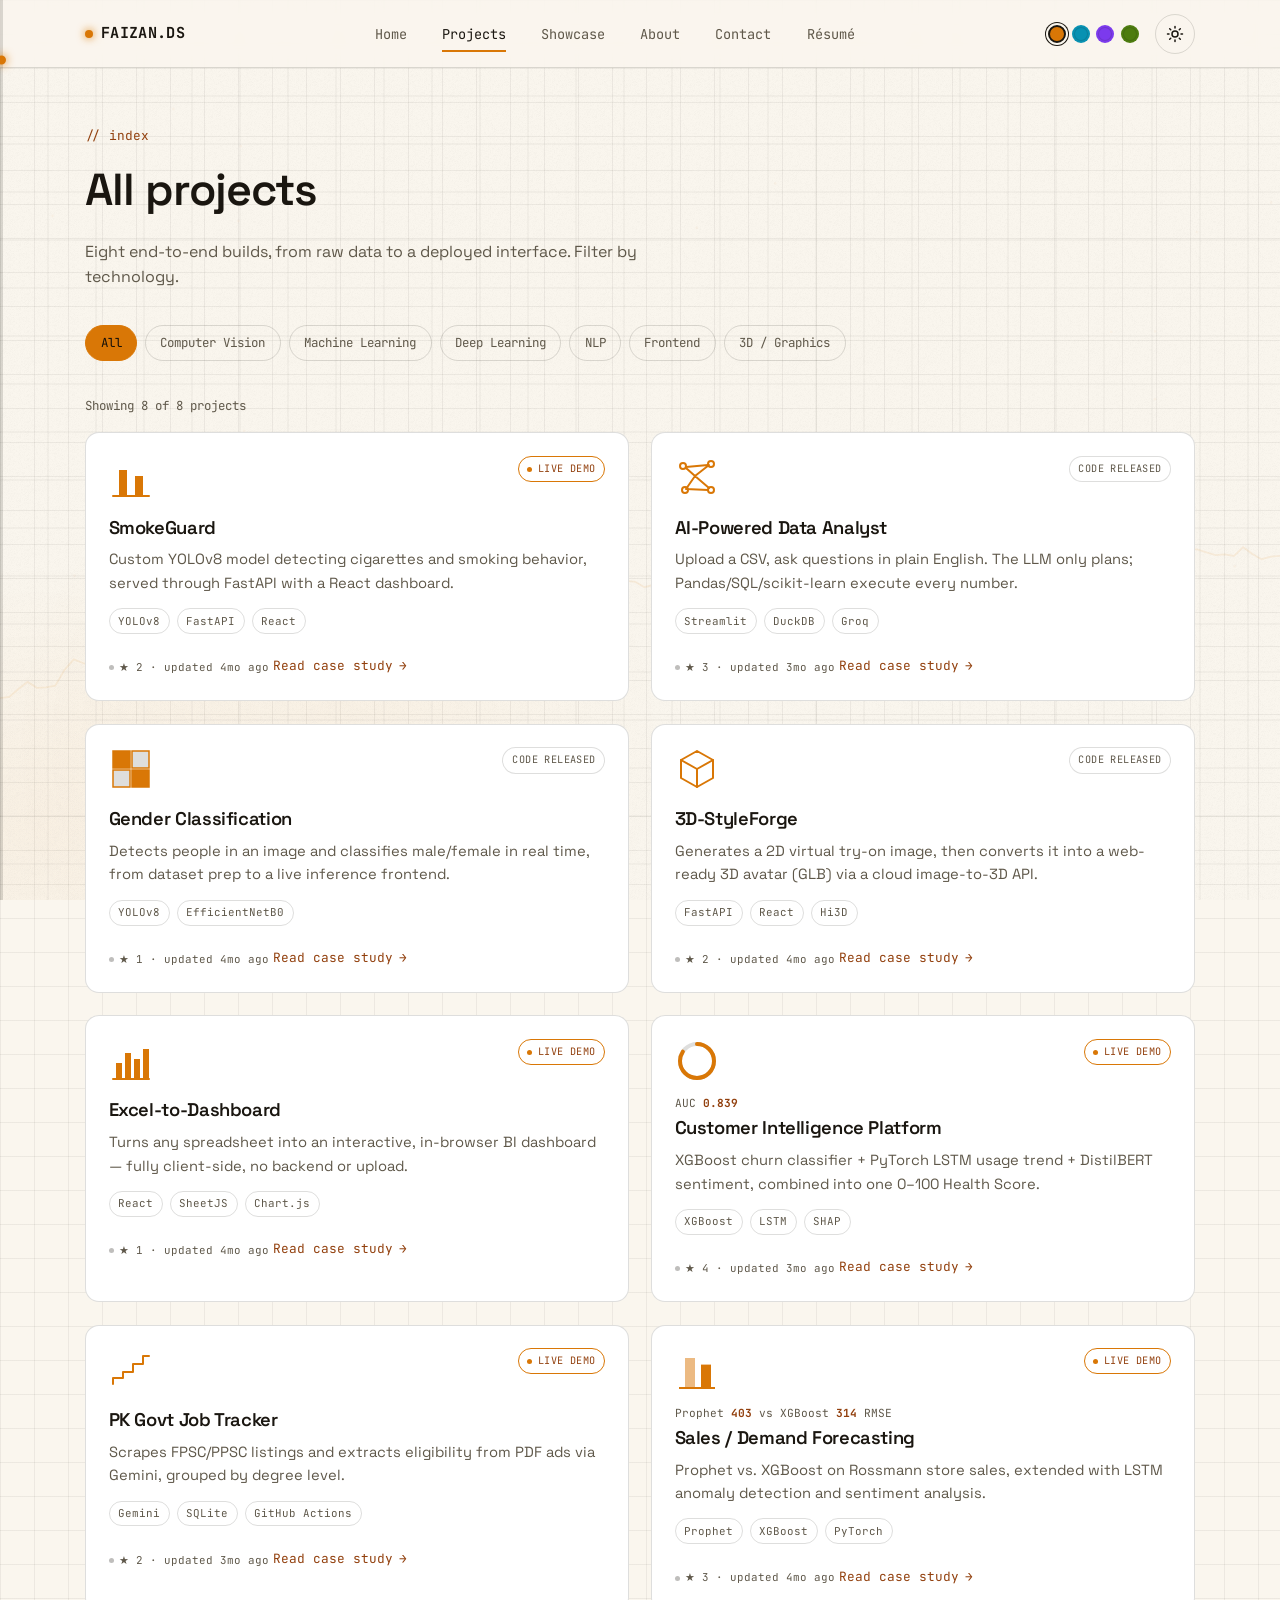
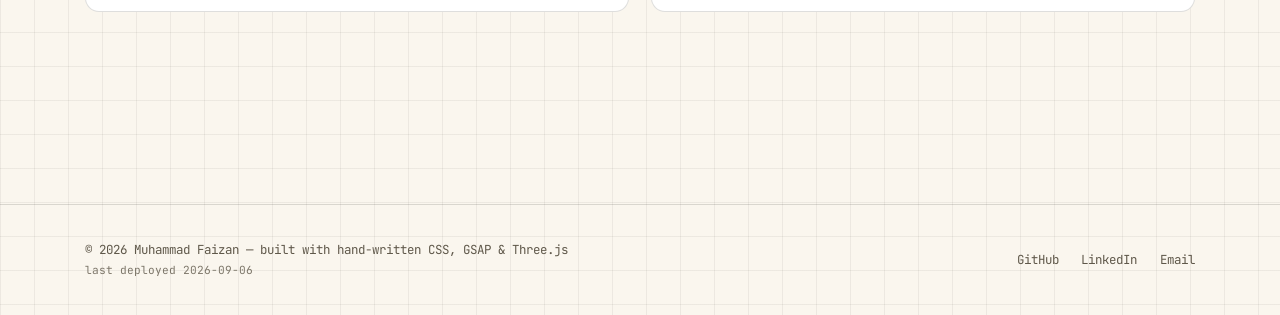
<file: projects/index.html>
<!DOCTYPE html>
<html lang="en">
<head>
<meta charset="UTF-8">
<meta name="viewport" content="width=device-width, initial-scale=1.0">
<title>Projects — Muhammad Faizan</title>
<meta name="description" content="Eight end-to-end data science projects: computer vision, NLP, forecasting, and full-stack ML apps — filterable by technology.">
<link rel="canonical" href="https://faizan4356.github.io/Portfolio/projects/index.html">
<meta property="og:type" content="website">
<meta property="og:title" content="Projects — Muhammad Faizan">
<meta property="og:description" content="Eight end-to-end data science projects spanning computer vision, NLP, forecasting and full-stack ML apps.">
<meta property="og:image" content="https://faizan4356.github.io/Portfolio/assets/img/headshot.jpg">
<meta property="og:url" content="https://faizan4356.github.io/Portfolio/projects/index.html">
<meta name="twitter:card" content="summary_large_image">
<link rel="preconnect" href="https://fonts.googleapis.com">
<link rel="preconnect" href="https://fonts.gstatic.com" crossorigin>
<link rel="stylesheet" href="https://fonts.googleapis.com/css2?family=Space+Grotesk:wght@400;500;600;700&family=JetBrains+Mono:wght@400;500;700&display=swap">
<link rel="stylesheet" href="../assets/css/styles.css">
<script>(function(){try{var t=localStorage.getItem('faizan-theme');if(t)document.documentElement.setAttribute('data-theme',t);var p=localStorage.getItem('faizan-palette');if(p&&p!=='amber')document.documentElement.setAttribute('data-palette',p);}catch(e){}})();</script>
<script src="../assets/js/bg-datascience.js" defer></script>
</head>
<body class="grid-bg">
<a class="skip-link" href="#main">Skip to content</a>
<div class="signal-line" data-signal-line aria-hidden="true"><div class="signal-line__fill"></div></div>

<header class="site-header">
  <div class="wrap nav">
    <a class="brand" href="../index.html"><span class="brand__dot" aria-hidden="true"></span>FAIZAN.DS</a>
    <button class="nav__burger" data-nav-burger aria-label="Toggle menu" aria-expanded="false" aria-controls="nav-links">
      <span></span><span></span><span></span>
    </button>
    <ul class="nav__links" id="nav-links" data-nav-links>
      <li><a href="../index.html">Home</a></li>
      <li><a href="../projects/index.html" aria-current="page">Projects</a></li><li><a href="../showcase.html">Showcase</a></li>
      <li><a href="../about.html">About</a></li>
      <li><a href="../contact.html">Contact</a></li><li><a href="../assets/resume.pdf" target="_blank" rel="noopener">R&eacute;sum&eacute;</a></li>
    </ul>
    <div class="nav__actions">
      <div class="palette-switcher" data-palette-switcher role="group" aria-label="Accent color palette">
        <button class="palette-swatch" data-palette-value="amber" aria-pressed="true" aria-label="Switch to amber color scheme" style="--swatch-color:#d97706"></button>
        <button class="palette-swatch" data-palette-value="cyan" aria-pressed="false" aria-label="Switch to cyan color scheme" style="--swatch-color:#0891b2"></button>
        <button class="palette-swatch" data-palette-value="violet" aria-pressed="false" aria-label="Switch to violet color scheme" style="--swatch-color:#7c3aed"></button>
        <button class="palette-swatch" data-palette-value="sage" aria-pressed="false" aria-label="Switch to sage color scheme" style="--swatch-color:#4d7c0f"></button>
      </div>
      <button class="theme-toggle" data-theme-toggle aria-pressed="false" aria-label="Switch to dark theme">
        <svg class="icon-sun" aria-hidden="true" viewBox="0 0 24 24" stroke-width="2" stroke-linecap="round"><circle cx="12" cy="12" r="4"/><path d="M12 2v2M12 20v2M4.9 4.9l1.4 1.4M17.7 17.7l1.4 1.4M2 12h2M20 12h2M4.9 19.1l1.4-1.4M17.7 6.3l1.4-1.4"/></svg>
        <svg class="icon-moon" aria-hidden="true" viewBox="0 0 24 24" stroke-width="2" stroke-linecap="round"><path d="M21 12.8A9 9 0 1111.2 3 7 7 0 0021 12.8z"/></svg>
      </button>
    </div>
  </div>
</header>

<main id="main">
  <section class="section" style="padding-top:var(--space-5)" data-signal-marker aria-labelledby="projects-title">
    <div class="wrap">
      <div class="section-head">
        <span class="section-head__index" aria-hidden="true">// index</span>
        <h1 id="projects-title" style="font-size:clamp(1.8rem,3.6vw,2.8rem)">All projects</h1>
        <p>Eight end-to-end builds, from raw data to a deployed interface. Filter by technology.</p>
      </div>

      <div class="filters" role="group" aria-label="Filter projects by technology" data-filters>
        <button class="filter-btn" data-filter="all" aria-pressed="true">All</button>
        <button class="filter-btn" data-filter="cv" aria-pressed="false">Computer Vision</button>
        <button class="filter-btn" data-filter="ml" aria-pressed="false">Machine Learning</button>
        <button class="filter-btn" data-filter="dl" aria-pressed="false">Deep Learning</button>
        <button class="filter-btn" data-filter="nlp" aria-pressed="false">NLP</button>
        <button class="filter-btn" data-filter="frontend" aria-pressed="false">Frontend</button>
        <button class="filter-btn" data-filter="3d" aria-pressed="false">3D / Graphics</button>
      </div>
      <p class="mono text-muted" style="font-size:0.78rem;margin-bottom:1rem" data-filter-count aria-live="polite">Showing 8 of 8 projects</p>

      <ul class="bento">

        <li class="card card--span-3" data-tech="cv">
          <span class="status-badge is-live">Live demo</span>
          <!-- illustrative precision/recall shape — no reported metric in the README, so no numeral is shown -->
          <div class="card__icon sig-icon" data-reveal aria-hidden="true"><svg viewBox="0 0 44 44" fill="none" stroke="currentColor" stroke-width="2" stroke-linecap="round"><line x1="4" y1="40" x2="40" y2="40"/><rect class="mini-chart__bar" x="10" y="14" width="8" height="26" fill="currentColor" stroke="none"/><rect class="mini-chart__bar" x="26" y="20" width="8" height="20" fill="currentColor" stroke="none" style="transition-delay:120ms"/></svg></div>
          <h3>SmokeGuard</h3>
          <p>Custom YOLOv8 model detecting cigarettes and smoking behavior, served through FastAPI with a React dashboard.</p>
          <div class="card__tags"><span class="tag" data-filter-tag="cv">YOLOv8</span><span class="tag">FastAPI</span><span class="tag">React</span></div>
          <span class="repo-badge" data-repo="SmokeGuard">★ … · updated …</span>
          <a class="card__link" href="smokeguard.html">Read case study</a>
        </li>

        <li class="card card--span-3" data-tech="nlp">
          <span class="status-badge">Code released</span>
          <div class="card__icon sig-icon" data-reveal aria-hidden="true"><svg viewBox="0 0 44 44" fill="none" stroke="currentColor" stroke-width="2" stroke-linecap="round" stroke-linejoin="round"><circle cx="8" cy="10" r="3"/><circle cx="36" cy="8" r="3"/><circle cx="36" cy="34" r="3"/><circle cx="10" cy="34" r="3"/><path d="M11 11l22-2M11 33l22 1M20 20l14-11M20 20l14 12M20 20L11 12M20 20l-9 13"/></svg></div>
          <h3>AI-Powered Data Analyst</h3>
          <p>Upload a CSV, ask questions in plain English. The LLM only plans; Pandas/SQL/scikit-learn execute every number.</p>
          <div class="card__tags"><span class="tag" data-filter-tag="nlp">Streamlit</span><span class="tag">DuckDB</span><span class="tag">Groq</span></div>
          <span class="repo-badge" data-repo="AI-Powered-Data-Analyst">★ … · updated …</span>
          <a class="card__link" href="ai-data-analyst.html">Read case study</a>
        </li>

        <li class="card card--span-3" data-tech="cv">
          <span class="status-badge">Code released</span>
          <!-- illustrative confusion-matrix shape, no reported per-class accuracy in the README -->
          <div class="card__icon sig-icon" data-reveal aria-hidden="true"><svg viewBox="0 0 44 44" fill="none" stroke="currentColor" stroke-width="1.5"><rect class="mini-chart__cell is-strong" x="4" y="4" width="17" height="17"/><rect class="mini-chart__cell" x="23" y="4" width="17" height="17"/><rect class="mini-chart__cell" x="4" y="23" width="17" height="17"/><rect class="mini-chart__cell is-strong" x="23" y="23" width="17" height="17"/></svg></div>
          <h3>Gender Classification</h3>
          <p>Detects people in an image and classifies male/female in real time, from dataset prep to a live inference frontend.</p>
          <div class="card__tags"><span class="tag" data-filter-tag="cv">YOLOv8</span><span class="tag">EfficientNetB0</span></div>
          <span class="repo-badge" data-repo="Gender-Classification">★ … · updated …</span>
          <a class="card__link" href="gender-classification.html">Read case study</a>
        </li>

        <li class="card card--span-3" data-tech="cv,3d">
          <span class="status-badge">Code released</span>
          <div class="card__icon sig-icon" data-reveal aria-hidden="true"><svg viewBox="0 0 44 44" fill="none" stroke="currentColor" stroke-width="2" stroke-linecap="round" stroke-linejoin="round"><path d="M22 4l16 9v18l-16 9-16-9V13z"/><path d="M6 13l16 9 16-9M22 22v18"/></svg></div>
          <h3>3D-StyleForge</h3>
          <p>Generates a 2D virtual try-on image, then converts it into a web-ready 3D avatar (GLB) via a cloud image-to-3D API.</p>
          <div class="card__tags"><span class="tag" data-filter-tag="3d">FastAPI</span><span class="tag">React</span><span class="tag">Hi3D</span></div>
          <span class="repo-badge" data-repo="3D-StyleForge">★ … · updated …</span>
          <a class="card__link" href="3d-styleforge.html">Read case study</a>
        </li>

        <li class="card card--span-3" data-tech="frontend">
          <span class="status-badge is-live">Live demo</span>
          <!-- illustrative category-breakdown shape, generic (no per-category numbers reported) -->
          <div class="card__icon sig-icon" data-reveal aria-hidden="true"><svg viewBox="0 0 44 44" fill="none" stroke="currentColor" stroke-width="2" stroke-linecap="round"><line x1="4" y1="40" x2="40" y2="40"/><rect class="mini-chart__bar" x="7" y="24" width="6" height="16" fill="currentColor" stroke="none"/><rect class="mini-chart__bar" x="16" y="14" width="6" height="26" fill="currentColor" stroke="none" style="transition-delay:100ms"/><rect class="mini-chart__bar" x="25" y="20" width="6" height="20" fill="currentColor" stroke="none" style="transition-delay:200ms"/><rect class="mini-chart__bar" x="34" y="10" width="6" height="30" fill="currentColor" stroke="none" style="transition-delay:300ms"/></svg></div>
          <h3>Excel-to-Dashboard</h3>
          <p>Turns any spreadsheet into an interactive, in-browser BI dashboard — fully client-side, no backend or upload.</p>
          <div class="card__tags"><span class="tag" data-filter-tag="frontend">React</span><span class="tag">SheetJS</span><span class="tag">Chart.js</span></div>
          <span class="repo-badge" data-repo="Excel-to--Dashboard">★ … · updated …</span>
          <a class="card__link" href="excel-dashboard.html">Read case study</a>
        </li>

        <li class="card card--span-3" data-tech="ml,dl,nlp">
          <span class="status-badge is-live">Live demo</span>
          <!-- real metric: churn model AUC 0.839 (see churn-prediction-app README) -->
          <div class="card__icon sig-icon" data-reveal aria-hidden="true"><svg viewBox="0 0 44 44" style="transform:rotate(-90deg)"><circle class="mini-chart__gauge-track" cx="22" cy="22" r="17"/><circle class="mini-chart__gauge-fill gauge--auc839 mini-chart__gauge-fill--r17" cx="22" cy="22" r="17"/></svg></div>
          <span class="mini-chart__metric">AUC <strong>0.839</strong></span>
          <h3>Customer Intelligence Platform</h3>
          <p>XGBoost churn classifier + PyTorch LSTM usage trend + DistilBERT sentiment, combined into one 0–100 Health Score.</p>
          <div class="card__tags"><span class="tag" data-filter-tag="ml">XGBoost</span><span class="tag">LSTM</span><span class="tag">SHAP</span></div>
          <span class="repo-badge" data-repo="churn-prediction-app">★ … · updated …</span>
          <a class="card__link" href="customer-intelligence.html">Read case study</a>
        </li>

        <li class="card card--span-3" data-tech="nlp">
          <span class="status-badge is-live">Live demo</span>
          <!-- illustrative step chart: "listings tracked over time" is a shape, not a reported figure -->
          <div class="card__icon sig-icon" data-reveal aria-hidden="true"><svg viewBox="0 0 44 44" fill="none" stroke="currentColor" stroke-width="2" stroke-linecap="round" stroke-linejoin="round"><polyline points="4,36 4,30 14,30 14,24 24,24 24,16 34,16 34,8 40,8"/></svg></div>
          <h3>PK Govt Job Tracker</h3>
          <p>Scrapes FPSC/PPSC listings and extracts eligibility from PDF ads via Gemini, grouped by degree level.</p>
          <div class="card__tags"><span class="tag" data-filter-tag="nlp">Gemini</span><span class="tag">SQLite</span><span class="tag">GitHub Actions</span></div>
          <span class="repo-badge" data-repo="pk-job-tracker">★ … · updated …</span>
          <a class="card__link" href="pk-job-tracker.html">Read case study</a>
        </li>

        <li class="card card--span-3" data-tech="ml,dl">
          <span class="status-badge is-live">Live demo</span>
          <!-- real metric: Prophet RMSE 403 vs XGBoost RMSE 314 (see sales-forecasting-project README) -->
          <div class="card__icon sig-icon" data-reveal aria-hidden="true"><svg viewBox="0 0 44 44" fill="none" stroke="none"><line x1="4" y1="40" x2="40" y2="40" stroke="currentColor" stroke-width="2"/><rect class="mini-chart__bar" x="10" y="10" width="10" height="30" fill="currentColor" opacity="0.5"/><rect class="mini-chart__bar" x="26" y="16.6" width="10" height="23.4" fill="var(--accent)" style="transition-delay:150ms"/></svg></div>
          <span class="mini-chart__metric">Prophet <strong>403</strong> vs XGBoost <strong>314</strong> RMSE</span>
          <h3>Sales / Demand Forecasting</h3>
          <p>Prophet vs. XGBoost on Rossmann store sales, extended with LSTM anomaly detection and sentiment analysis.</p>
          <div class="card__tags"><span class="tag" data-filter-tag="ml">Prophet</span><span class="tag">XGBoost</span><span class="tag">PyTorch</span></div>
          <span class="repo-badge" data-repo="sales-forecasting-project">★ … · updated …</span>
          <a class="card__link" href="sales-forecasting.html">Read case study</a>
        </li>

      </ul>
    </div>
  </section>
</main>

<footer class="site-footer">
  <canvas class="footer-bg-canvas" data-footer-canvas aria-hidden="true"></canvas>
  <div class="wrap footer-inner">
    <span>© 2026 Muhammad Faizan — built with hand-written CSS, GSAP &amp; Three.js<br><span class="footer-updated">last deployed 2026-09-06</span></span>
    <div class="footer-links">
      <a href="https://github.com/Faizan4356" target="_blank" rel="noopener">GitHub</a>
      <a href="https://www.linkedin.com/in/muhammad-faizan-544b72305/" target="_blank" rel="noopener">LinkedIn</a>
      <a href="mailto:mf5768194@gmail.com">Email</a>
    </div>
  </div>
</footer>

<script src="../assets/js/github.js" defer></script>
<script src="../assets/js/main.js" defer></script>
</body>
</html>
</file>
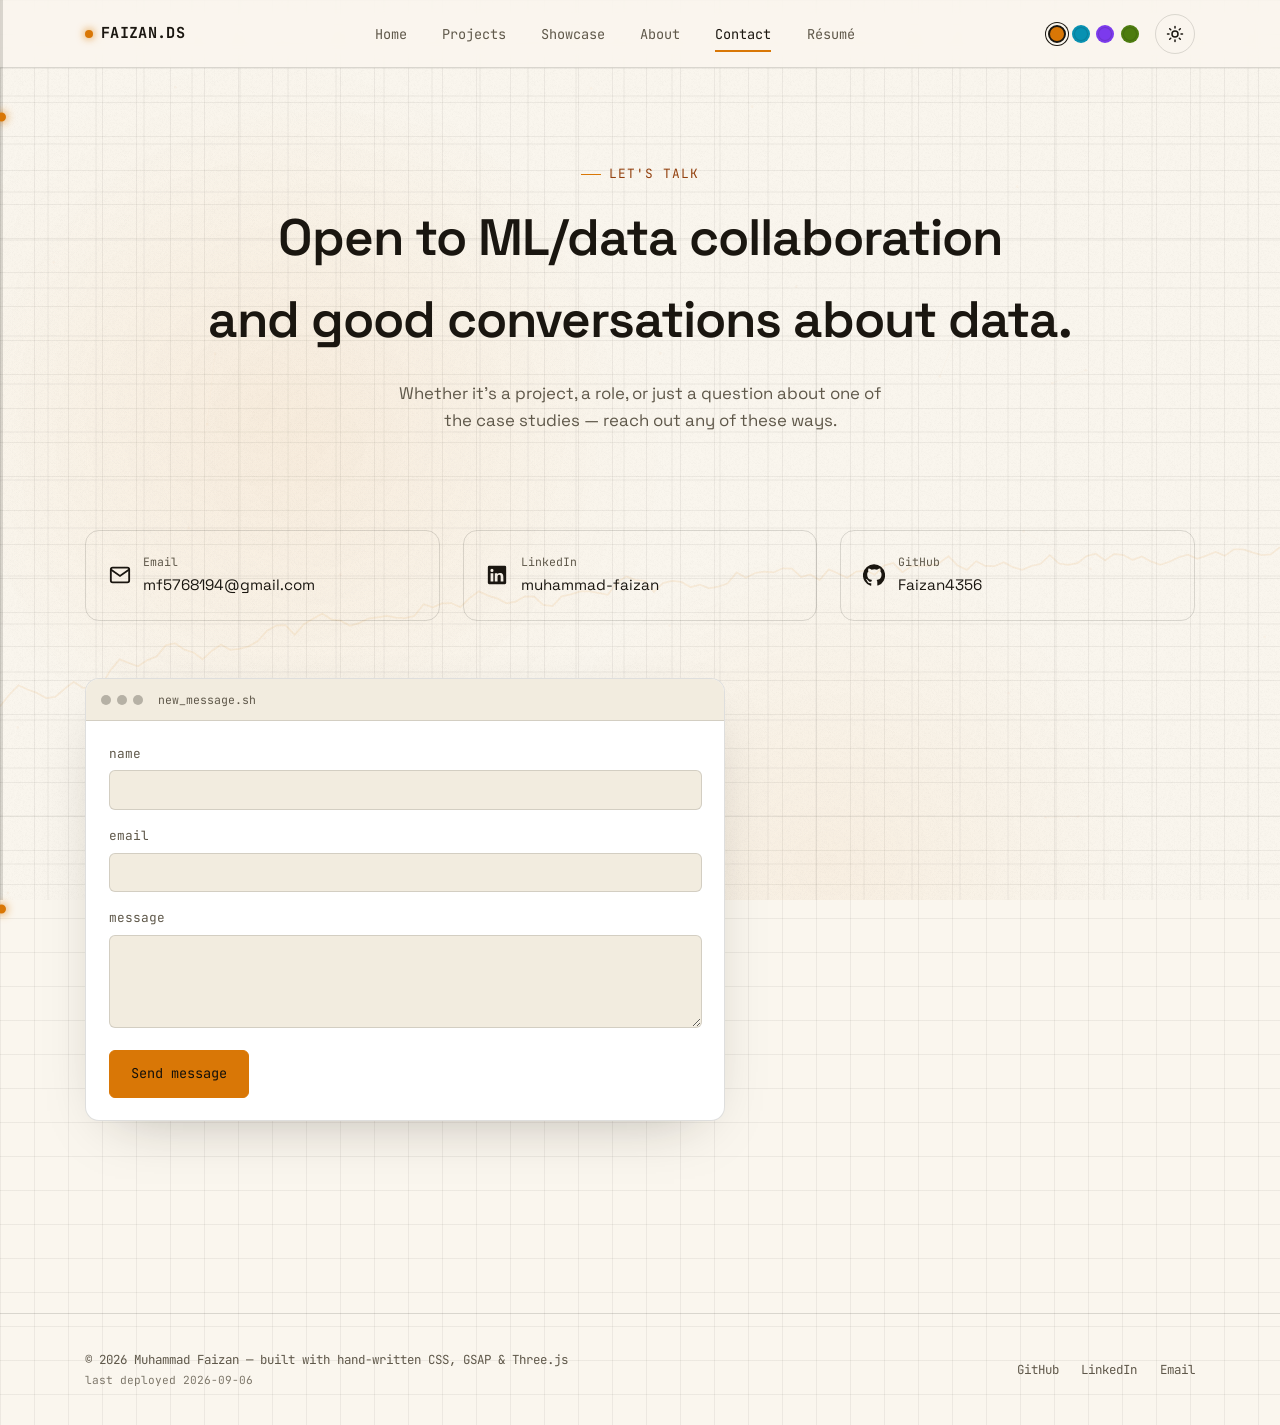
<file: contact.html>
<!DOCTYPE html>
<html lang="en">
<head>
<meta charset="UTF-8">
<meta name="viewport" content="width=device-width, initial-scale=1.0">
<title>Contact — Muhammad Faizan</title>
<meta name="description" content="Get in touch with Muhammad Faizan — Data Science graduate open to ML/data collaboration and connecting with fellow data science folks.">
<link rel="canonical" href="https://faizan4356.github.io/Portfolio/contact.html">
<meta property="og:type" content="website">
<meta property="og:title" content="Contact — Muhammad Faizan">
<meta property="og:description" content="Get in touch with Muhammad Faizan for ML/data collaboration.">
<meta property="og:image" content="https://faizan4356.github.io/Portfolio/assets/img/headshot.jpg">
<meta property="og:url" content="https://faizan4356.github.io/Portfolio/contact.html">
<meta name="twitter:card" content="summary">
<link rel="preconnect" href="https://fonts.googleapis.com">
<link rel="preconnect" href="https://fonts.gstatic.com" crossorigin>
<link rel="stylesheet" href="https://fonts.googleapis.com/css2?family=Space+Grotesk:wght@400;500;600;700&family=JetBrains+Mono:wght@400;500;700&display=swap">
<link rel="stylesheet" href="assets/css/styles.css">
<script>(function(){try{var t=localStorage.getItem('faizan-theme');if(t)document.documentElement.setAttribute('data-theme',t);var p=localStorage.getItem('faizan-palette');if(p&&p!=='amber')document.documentElement.setAttribute('data-palette',p);}catch(e){}})();</script>
<script src="assets/js/bg-datascience.js" defer></script>
</head>
<body class="grid-bg">
<a class="skip-link" href="#main">Skip to content</a>
<div class="signal-line" data-signal-line aria-hidden="true"><div class="signal-line__fill"></div></div>

<header class="site-header">
  <div class="wrap nav">
    <a class="brand" href="index.html"><span class="brand__dot" aria-hidden="true"></span>FAIZAN.DS</a>
    <button class="nav__burger" data-nav-burger aria-label="Toggle menu" aria-expanded="false" aria-controls="nav-links">
      <span></span><span></span><span></span>
    </button>
    <ul class="nav__links" id="nav-links" data-nav-links>
      <li><a href="index.html">Home</a></li>
      <li><a href="projects/index.html">Projects</a></li><li><a href="showcase.html">Showcase</a></li>
      <li><a href="about.html">About</a></li>
      <li><a href="contact.html" aria-current="page">Contact</a></li><li><a href="assets/resume.pdf" target="_blank" rel="noopener">R&eacute;sum&eacute;</a></li>
    </ul>
    <div class="nav__actions">
      <div class="palette-switcher" data-palette-switcher role="group" aria-label="Accent color palette">
        <button class="palette-swatch" data-palette-value="amber" aria-pressed="true" aria-label="Switch to amber color scheme" style="--swatch-color:#d97706"></button>
        <button class="palette-swatch" data-palette-value="cyan" aria-pressed="false" aria-label="Switch to cyan color scheme" style="--swatch-color:#0891b2"></button>
        <button class="palette-swatch" data-palette-value="violet" aria-pressed="false" aria-label="Switch to violet color scheme" style="--swatch-color:#7c3aed"></button>
        <button class="palette-swatch" data-palette-value="sage" aria-pressed="false" aria-label="Switch to sage color scheme" style="--swatch-color:#4d7c0f"></button>
      </div>
      <button class="theme-toggle" data-theme-toggle aria-pressed="false" aria-label="Switch to dark theme">
        <svg class="icon-sun" aria-hidden="true" viewBox="0 0 24 24" stroke-width="2" stroke-linecap="round"><circle cx="12" cy="12" r="4"/><path d="M12 2v2M12 20v2M4.9 4.9l1.4 1.4M17.7 17.7l1.4 1.4M2 12h2M20 12h2M4.9 19.1l1.4-1.4M17.7 6.3l1.4-1.4"/></svg>
        <svg class="icon-moon" aria-hidden="true" viewBox="0 0 24 24" stroke-width="2" stroke-linecap="round"><path d="M21 12.8A9 9 0 1111.2 3 7 7 0 0021 12.8z"/></svg>
      </button>
    </div>
  </div>
</header>

<main id="main">
  <section class="section contact-hero" data-signal-marker aria-labelledby="contact-title">
    <div class="wrap">
      <p class="eyebrow center" style="justify-content:center">Let's talk</p>
      <h1 id="contact-title">Open to ML/data collaboration<br>and good conversations about data.</h1>
      <p class="hero__lede center" style="margin:1.2rem auto 0">Whether it's a project, a role, or just a question about one of the case studies — reach out any of these ways.</p>
    </div>
  </section>

  <section class="section" style="padding-top:0" data-signal-marker aria-labelledby="connect-title">
    <div class="wrap">
      <h2 id="connect-title" class="visually-hidden">Contact methods</h2>
      <div class="connect-grid">
        <a class="connect-card" href="mailto:mf5768194@gmail.com">
          <svg viewBox="0 0 24 24" fill="none" stroke="currentColor" stroke-width="2" aria-hidden="true"><rect x="2" y="4" width="20" height="16" rx="2"/><path d="M2 6l10 7 10-7"/></svg>
          <span><span class="connect-card__label">Email</span><span class="connect-card__value">mf5768194@gmail.com</span></span>
        </a>
        <a class="connect-card" href="https://www.linkedin.com/in/muhammad-faizan-544b72305/" target="_blank" rel="noopener">
          <svg viewBox="0 0 24 24" fill="currentColor" aria-hidden="true"><path d="M20.5 2h-17A1.5 1.5 0 002 3.5v17A1.5 1.5 0 003.5 22h17a1.5 1.5 0 001.5-1.5v-17A1.5 1.5 0 0020.5 2zM8 19H5v-9h3zM6.5 8.7A1.7 1.7 0 118.2 7a1.7 1.7 0 01-1.7 1.7zM19 19h-3v-4.7c0-1.1 0-2.6-1.6-2.6s-1.8 1.2-1.8 2.5V19h-3v-9h2.9v1.3a3.1 3.1 0 012.8-1.5c3 0 3.6 2 3.6 4.5z"/></svg>
          <span><span class="connect-card__label">LinkedIn</span><span class="connect-card__value">muhammad-faizan</span></span>
        </a>
        <a class="connect-card" href="https://github.com/Faizan4356" target="_blank" rel="noopener">
          <svg viewBox="0 0 24 24" fill="currentColor" aria-hidden="true"><path d="M12 .3a12 12 0 00-3.8 23.4c.6.1.8-.3.8-.6v-2.2c-3.3.7-4-1.6-4-1.6-.6-1.4-1.4-1.8-1.4-1.8-1.1-.8.1-.8.1-.8 1.2.1 1.9 1.3 1.9 1.3 1.1 1.9 2.9 1.3 3.6 1 .1-.8.4-1.3.8-1.6-2.7-.3-5.4-1.3-5.4-5.9 0-1.3.5-2.4 1.3-3.2-.1-.3-.6-1.6.1-3.3 0 0 1-.3 3.4 1.2a11.5 11.5 0 016 0c2.3-1.6 3.4-1.2 3.4-1.2.7 1.7.2 3 .1 3.3.8.8 1.3 1.9 1.3 3.2 0 4.6-2.7 5.6-5.4 5.9.4.4.8 1.1.8 2.2v3.3c0 .3.2.7.8.6A12 12 0 0012 .3z"/></svg>
          <span><span class="connect-card__label">GitHub</span><span class="connect-card__value">Faizan4356</span></span>
        </a>
      </div>

      <form class="terminal" style="margin-top:var(--space-5);max-width:640px" action="mailto:mf5768194@gmail.com" method="post" enctype="text/plain">
        <div class="terminal__bar">
          <span class="terminal__dot" aria-hidden="true"></span><span class="terminal__dot" aria-hidden="true"></span><span class="terminal__dot" aria-hidden="true"></span>
          <span class="terminal__title">new_message.sh</span>
        </div>
        <div class="terminal__body" style="display:flex;flex-direction:column;gap:1rem">
          <label class="mono" for="name" style="font-size:.8rem;color:var(--text-muted)">name
            <input id="name" name="name" type="text" required style="width:100%;margin-top:.4rem;background:var(--bg-alt);border:1px solid var(--border);border-radius:6px;padding:.6rem .7rem;color:var(--text);font-family:var(--font-mono)">
          </label>
          <label class="mono" for="email" style="font-size:.8rem;color:var(--text-muted)">email
            <input id="email" name="email" type="email" required style="width:100%;margin-top:.4rem;background:var(--bg-alt);border:1px solid var(--border);border-radius:6px;padding:.6rem .7rem;color:var(--text);font-family:var(--font-mono)">
          </label>
          <label class="mono" for="message" style="font-size:.8rem;color:var(--text-muted)">message
            <textarea id="message" name="message" rows="4" required style="width:100%;margin-top:.4rem;background:var(--bg-alt);border:1px solid var(--border);border-radius:6px;padding:.6rem .7rem;color:var(--text);font-family:var(--font-mono);resize:vertical"></textarea>
          </label>
          <button class="btn btn--primary" type="submit" data-magnetic style="align-self:flex-start">Send message</button>
        </div>
      </form>
    </div>
  </section>
</main>

<footer class="site-footer">
  <canvas class="footer-bg-canvas" data-footer-canvas aria-hidden="true"></canvas>
  <div class="wrap footer-inner">
    <span>© 2026 Muhammad Faizan — built with hand-written CSS, GSAP &amp; Three.js<br><span class="footer-updated">last deployed 2026-09-06</span></span>
    <div class="footer-links">
      <a href="https://github.com/Faizan4356" target="_blank" rel="noopener">GitHub</a>
      <a href="https://www.linkedin.com/in/muhammad-faizan-544b72305/" target="_blank" rel="noopener">LinkedIn</a>
      <a href="mailto:mf5768194@gmail.com">Email</a>
    </div>
  </div>
</footer>

<script src="assets/js/github.js" defer></script>
<script src="assets/js/main.js" defer></script>
</body>
</html>
</file>
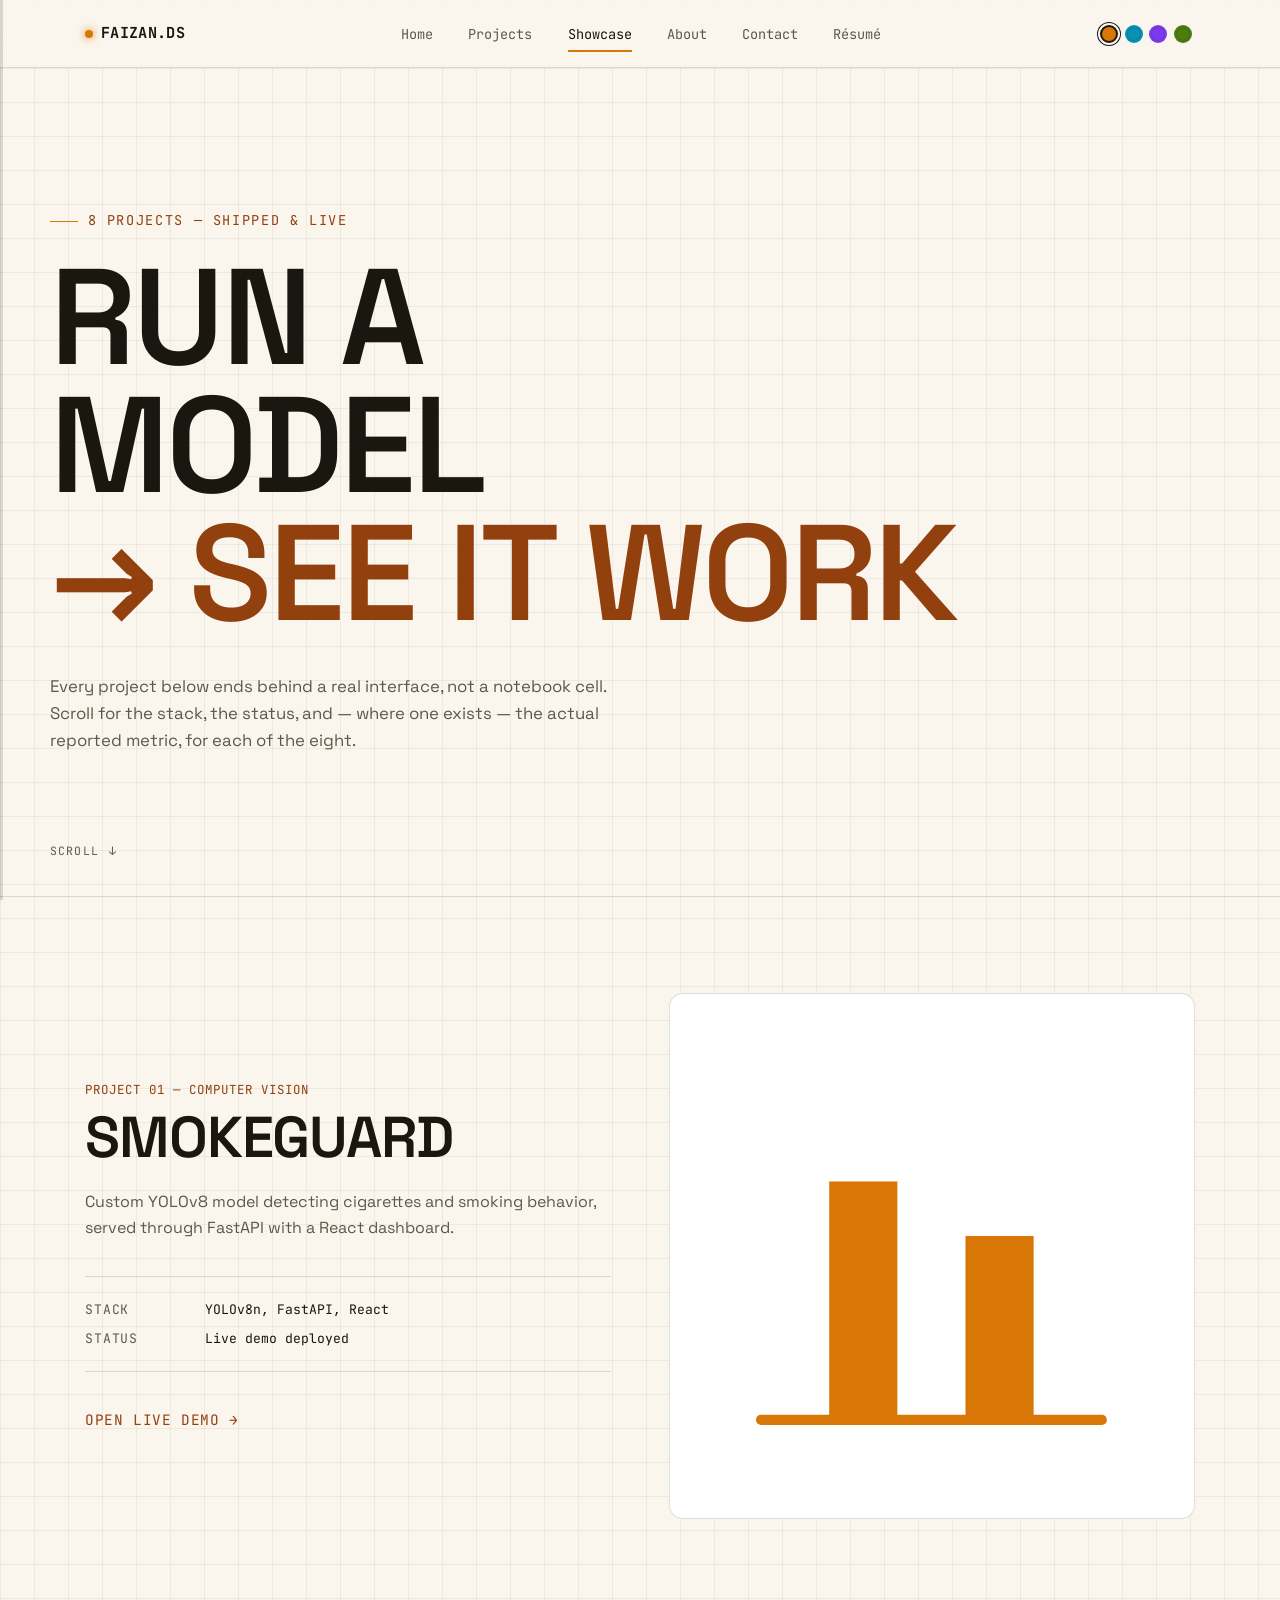
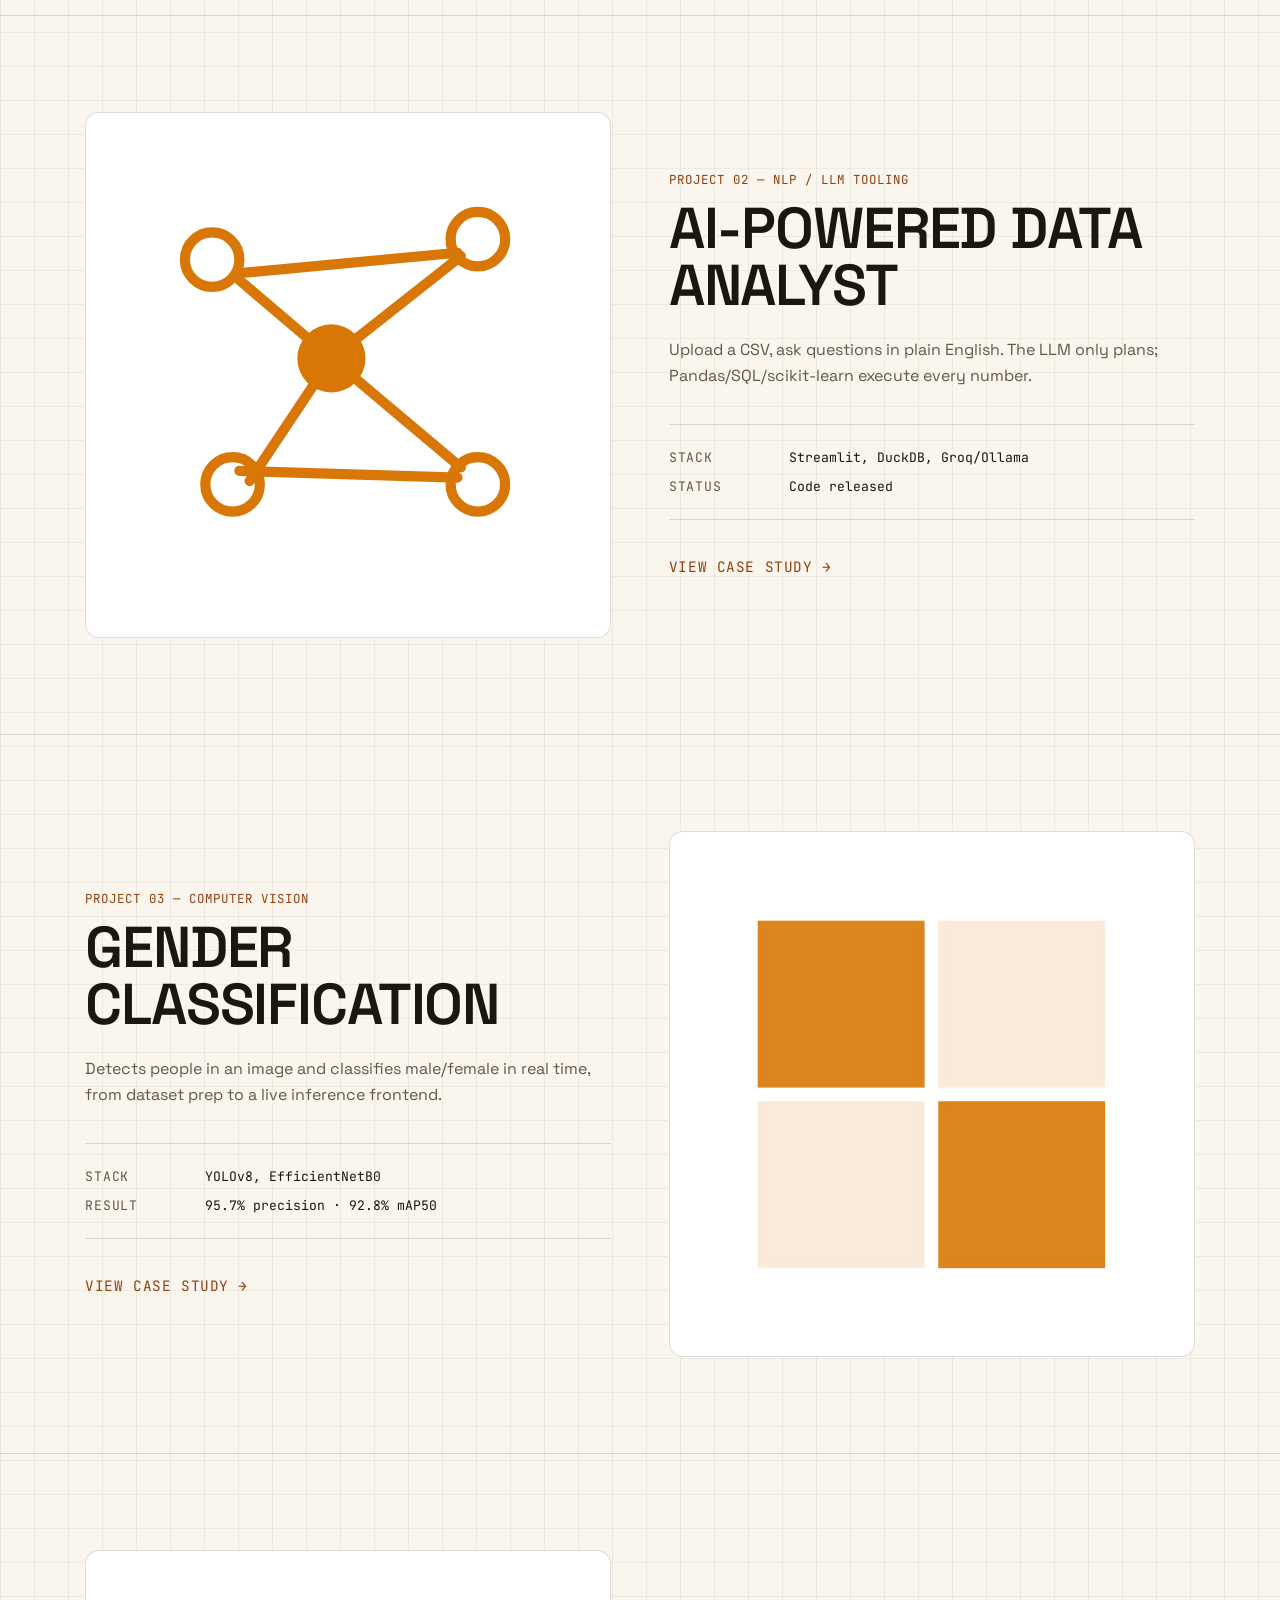
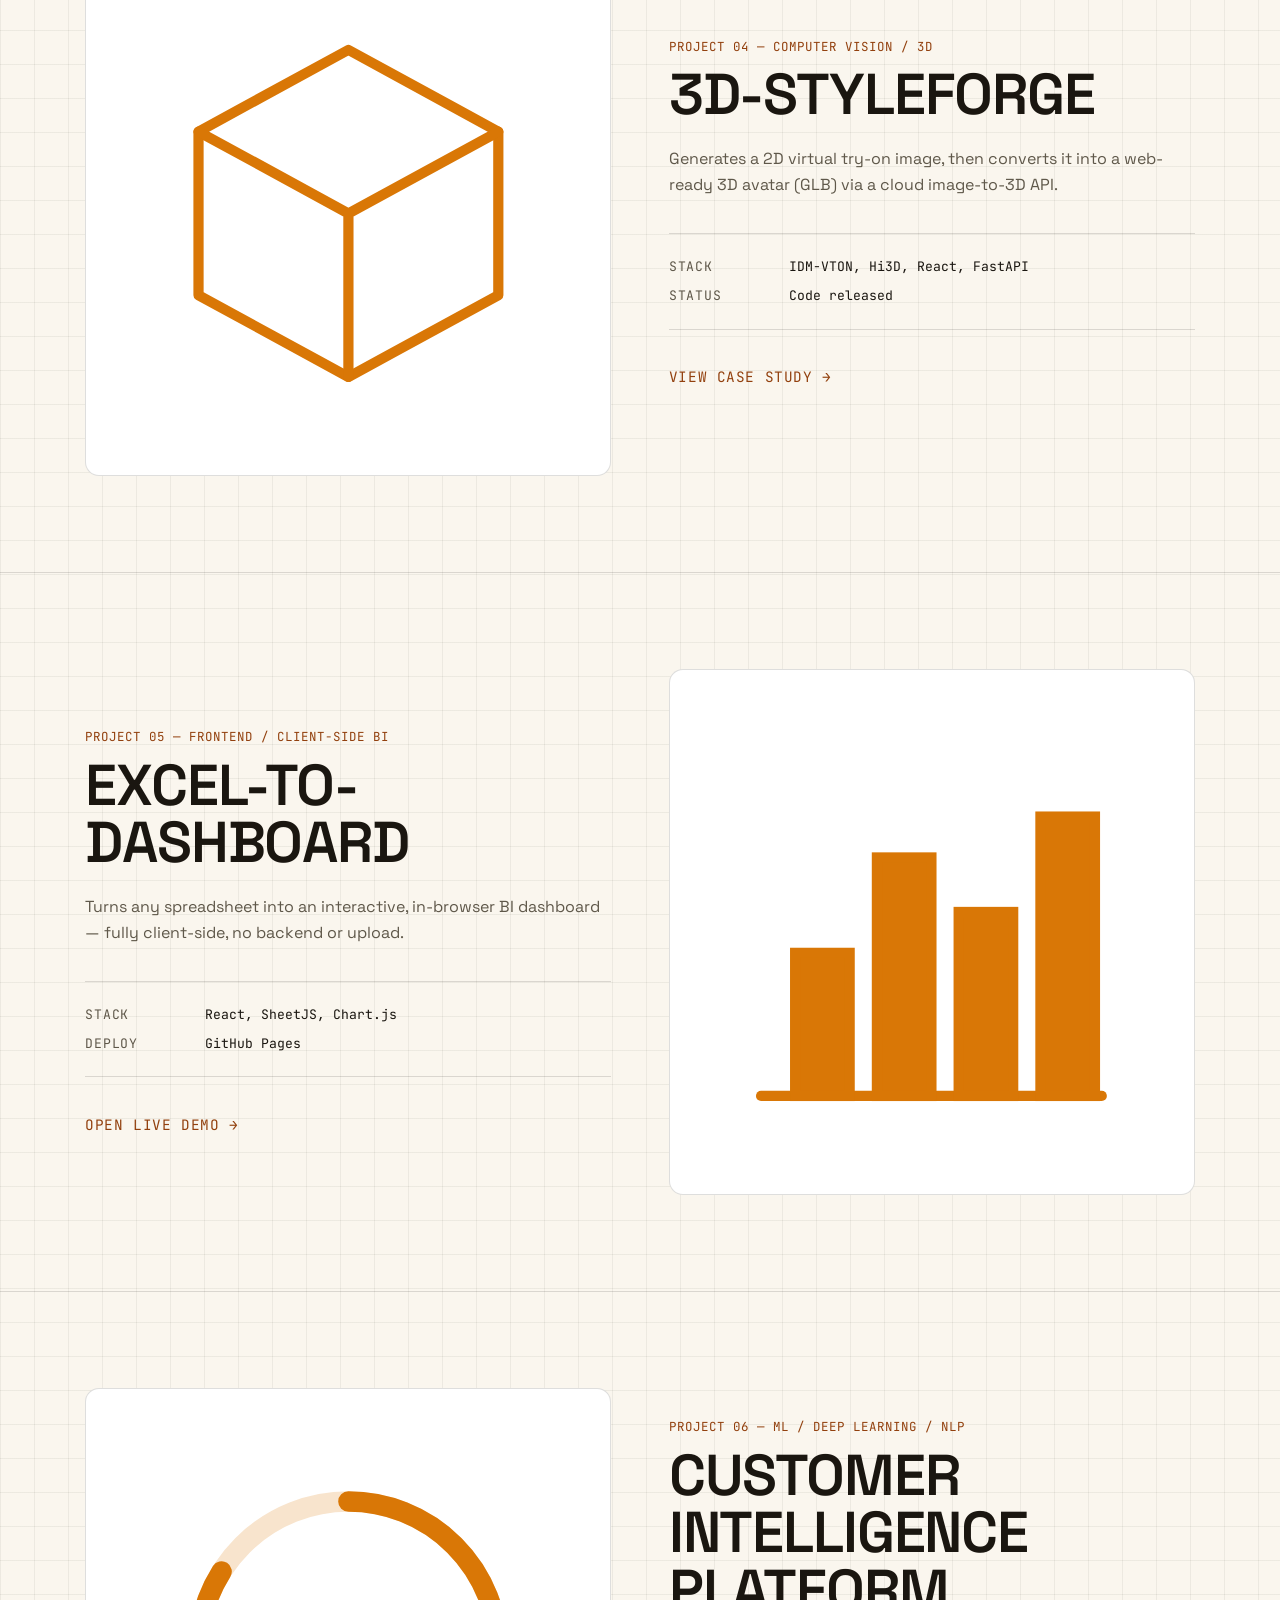
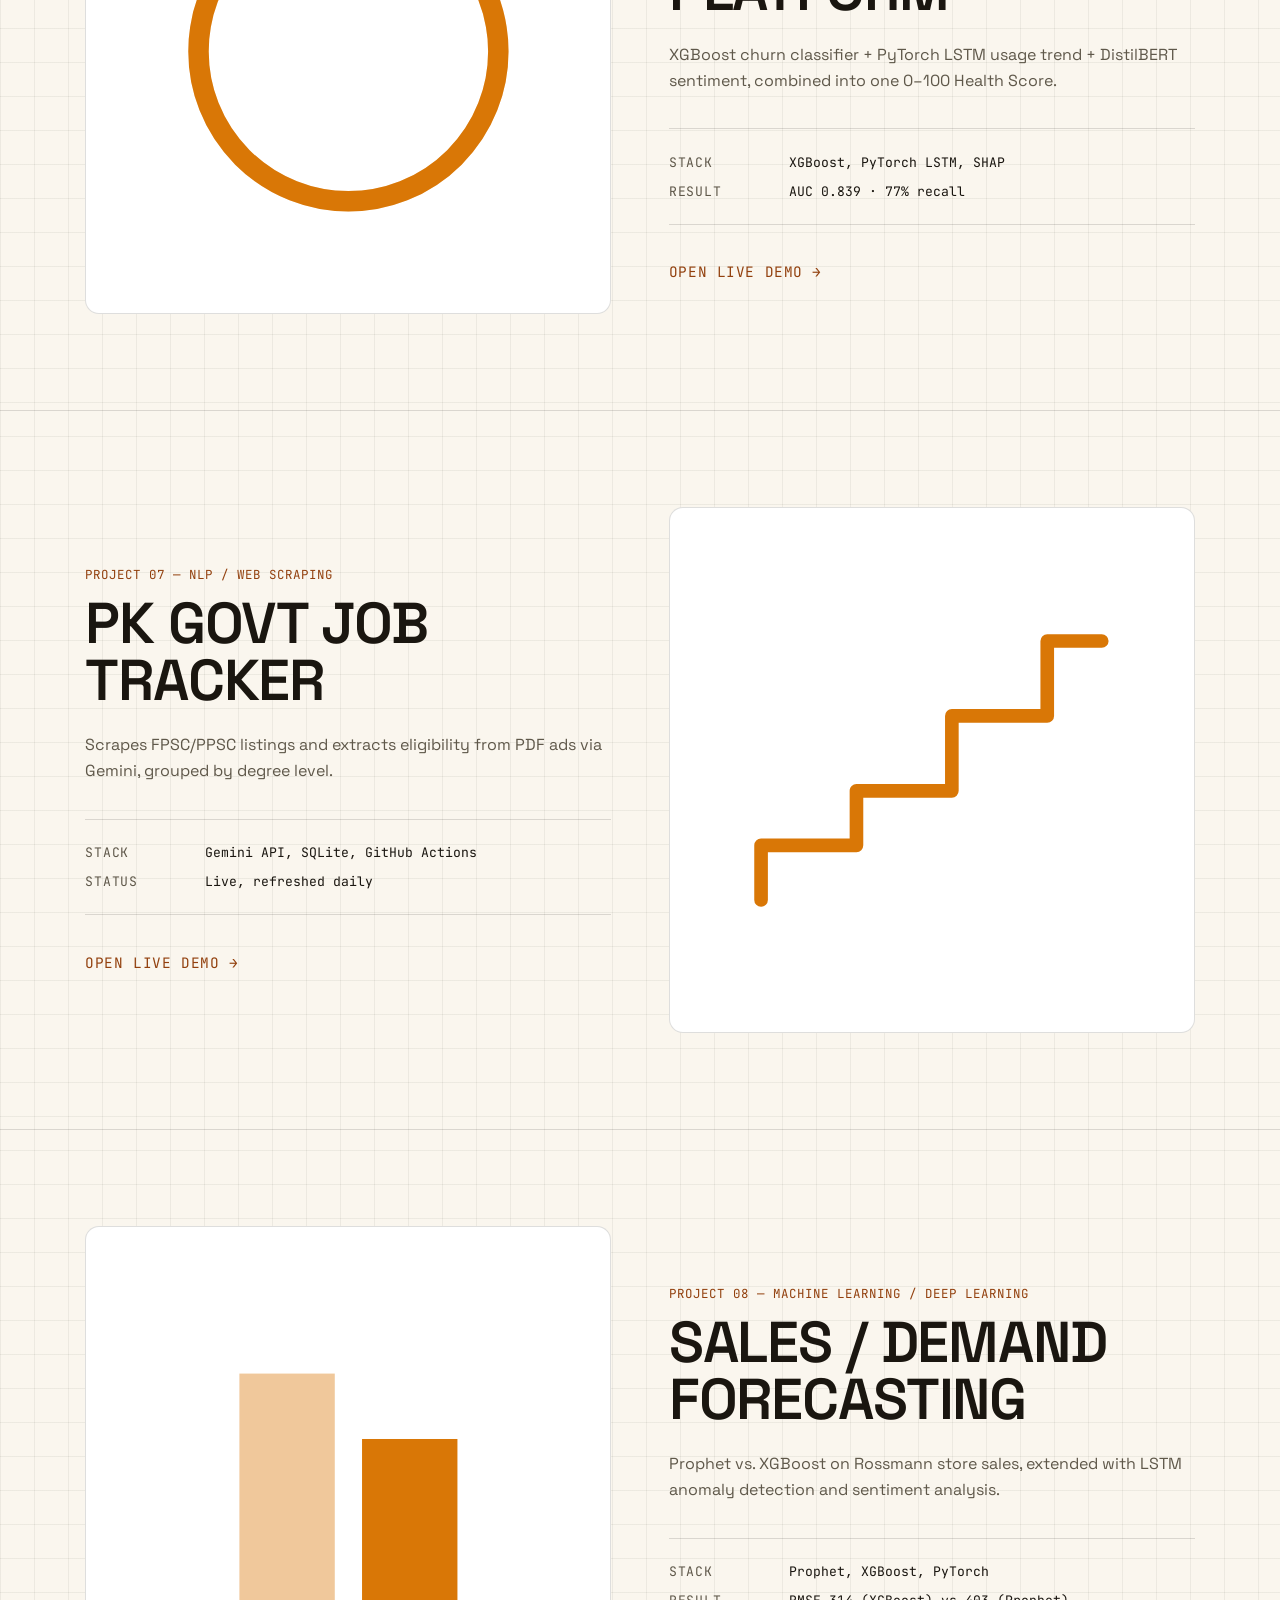
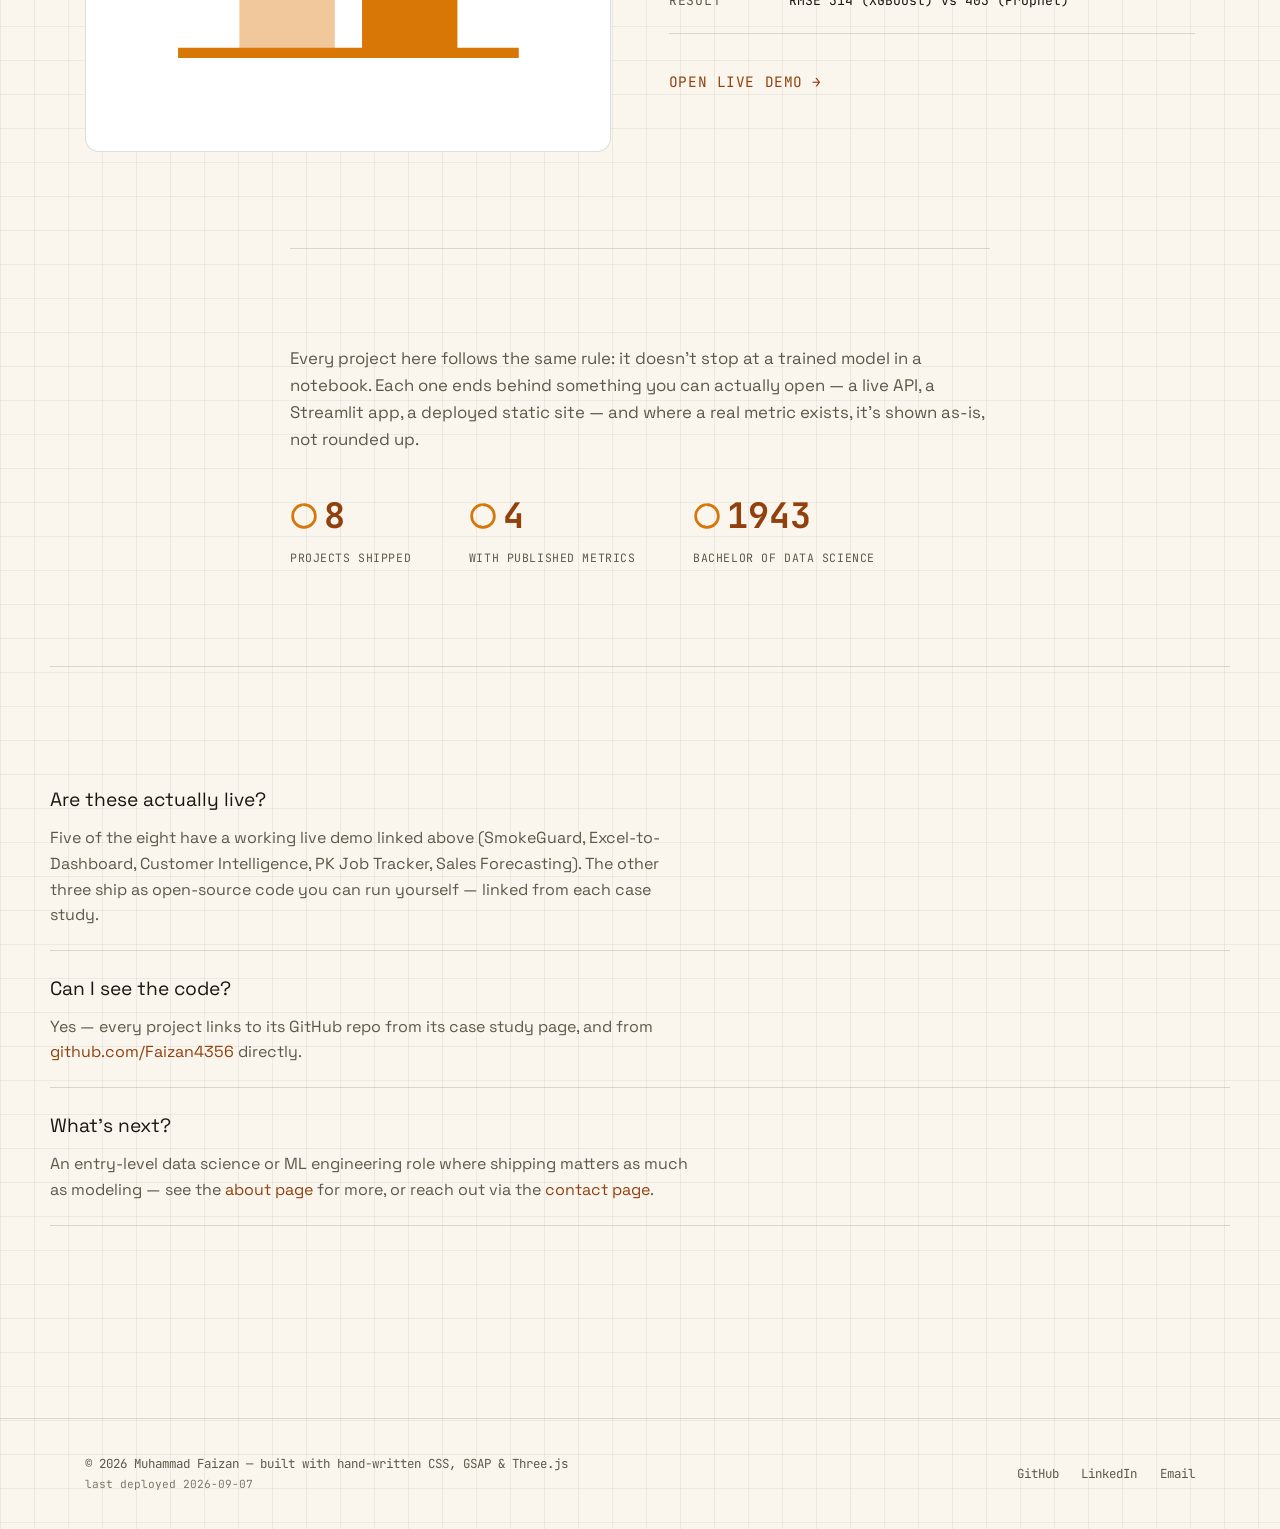
<file: showcase.html>
<!DOCTYPE html>
<html lang="en">
<head>
<meta charset="UTF-8">
<meta name="viewport" content="width=device-width, initial-scale=1.0">
<title>Showcase — Muhammad Faizan</title>
<meta name="description" content="An editorial gallery of all eight shipped projects — computer vision, forecasting, NLP and full-stack ML apps — with real stack, status and metric for each.">
<link rel="canonical" href="https://faizan4356.github.io/Portfolio/showcase.html">
<meta property="og:type" content="website">
<meta property="og:title" content="Showcase — Muhammad Faizan">
<meta property="og:description" content="An editorial gallery of all eight shipped projects, with real stack, status and metric for each.">
<meta property="og:image" content="https://faizan4356.github.io/Portfolio/assets/img/headshot.jpg">
<meta property="og:url" content="https://faizan4356.github.io/Portfolio/showcase.html">
<meta name="twitter:card" content="summary_large_image">
<link rel="preconnect" href="https://fonts.googleapis.com">
<link rel="preconnect" href="https://fonts.gstatic.com" crossorigin>
<link rel="stylesheet" href="https://fonts.googleapis.com/css2?family=Space+Grotesk:wght@400;500;600;700&family=JetBrains+Mono:wght@400;500;700&display=swap">
<link rel="stylesheet" href="assets/css/styles.css">
<script>(function(){try{
  /* this page is permanently dark, regardless of the site's stored theme
     preference — reuses the existing dark-theme CSS block as-is */
  document.documentElement.setAttribute('data-theme','dark');
  var p=localStorage.getItem('faizan-palette');
  if(p&&p!=='amber')document.documentElement.setAttribute('data-palette',p);
}catch(e){}})();</script>
</head>
<body class="grid-bg showcase-page">
<a class="skip-link" href="#main">Skip to content</a>
<div class="signal-line" data-signal-line aria-hidden="true"><div class="signal-line__fill"></div></div>

<header class="site-header">
  <div class="wrap nav">
    <a class="brand" href="index.html"><span class="brand__dot" aria-hidden="true"></span>FAIZAN.DS</a>
    <button class="nav__burger" data-nav-burger aria-label="Toggle menu" aria-expanded="false" aria-controls="nav-links">
      <span></span><span></span><span></span>
    </button>
    <ul class="nav__links" id="nav-links" data-nav-links>
      <li><a href="index.html">Home</a></li>
      <li><a href="projects/index.html">Projects</a></li>
      <li><a href="showcase.html" aria-current="page">Showcase</a></li>
      <li><a href="about.html">About</a></li>
      <li><a href="contact.html">Contact</a></li>
      <li><a href="assets/resume.pdf" target="_blank" rel="noopener">R&eacute;sum&eacute;</a></li>
    </ul>
    <div class="nav__actions">
      <div class="palette-switcher" data-palette-switcher role="group" aria-label="Accent color palette">
        <button class="palette-swatch" data-palette-value="amber" aria-pressed="true" aria-label="Switch to amber color scheme" style="--swatch-color:#d97706"></button>
        <button class="palette-swatch" data-palette-value="cyan" aria-pressed="false" aria-label="Switch to cyan color scheme" style="--swatch-color:#0891b2"></button>
        <button class="palette-swatch" data-palette-value="violet" aria-pressed="false" aria-label="Switch to violet color scheme" style="--swatch-color:#7c3aed"></button>
        <button class="palette-swatch" data-palette-value="sage" aria-pressed="false" aria-label="Switch to sage color scheme" style="--swatch-color:#4d7c0f"></button>
      </div>
    </div>
  </div>
</header>

<main id="main">

  <section class="showcase-hero wrap" aria-labelledby="showcase-title">
    <p class="showcase-hero__eyebrow">8 projects — shipped &amp; live</p>
    <h1 id="showcase-title">Run a<br>model<br><em>→ see it work</em></h1>
    <p class="showcase-hero__lede">Every project below ends behind a real interface, not a notebook cell. Scroll for the stack, the status, and — where one exists — the actual reported metric, for each of the eight.</p>
    <div class="showcase-scroll-cue" aria-hidden="true">
      <span>Scroll</span><span class="showcase-scroll-cue__arrow">↓</span>
    </div>
  </section>

  <!-- 01 — SmokeGuard -->
  <section class="showcase-entry" data-reveal aria-labelledby="sc-01-title">
    <div class="wrap showcase-entry__grid">
      <div>
        <p class="showcase-entry__tag">Project 01 — Computer Vision</p>
        <h2 id="sc-01-title">SmokeGuard</h2>
        <p class="showcase-entry__desc">Custom YOLOv8 model detecting cigarettes and smoking behavior, served through FastAPI with a React dashboard.</p>
        <div class="showcase-spec">
          <div class="showcase-spec__row"><span class="showcase-spec__key">Stack</span><span class="showcase-spec__val">YOLOv8n, FastAPI, React</span></div>
          <div class="showcase-spec__row"><span class="showcase-spec__key">Status</span><span class="showcase-spec__val">Live demo deployed</span></div>
        </div>
        <a class="showcase-entry__cta" href="https://smokeguard.onrender.com/" target="_blank" rel="noopener">Open live demo →</a>
      </div>
      <div class="showcase-entry__visual" role="img" aria-label="Illustrative precision and recall bar pair for SmokeGuard's detector">
        <svg viewBox="0 0 120 120" fill="none" stroke="currentColor" stroke-width="3" stroke-linecap="round" stroke-linejoin="round">
          <line x1="10" y1="108" x2="110" y2="108"/>
          <rect x="30" y="38" width="20" height="70" fill="currentColor" stroke="none"/>
          <rect x="70" y="54" width="20" height="54" fill="currentColor" stroke="none"/>
        </svg>
      </div>
    </div>
  </section>

  <!-- 02 — AI-Powered Data Analyst -->
  <section class="showcase-entry showcase-entry--reverse" data-reveal aria-labelledby="sc-02-title">
    <div class="wrap showcase-entry__grid">
      <div>
        <p class="showcase-entry__tag">Project 02 — NLP / LLM Tooling</p>
        <h2 id="sc-02-title">AI-Powered Data Analyst</h2>
        <p class="showcase-entry__desc">Upload a CSV, ask questions in plain English. The LLM only plans; Pandas/SQL/scikit-learn execute every number.</p>
        <div class="showcase-spec">
          <div class="showcase-spec__row"><span class="showcase-spec__key">Stack</span><span class="showcase-spec__val">Streamlit, DuckDB, Groq/Ollama</span></div>
          <div class="showcase-spec__row"><span class="showcase-spec__key">Status</span><span class="showcase-spec__val">Code released</span></div>
        </div>
        <a class="showcase-entry__cta" href="projects/ai-data-analyst.html">View case study →</a>
      </div>
      <div class="showcase-entry__visual" role="img" aria-label="Flow diagram representing the LLM planner routing to a Pandas/SQL executor">
        <svg viewBox="0 0 120 120" fill="none" stroke="currentColor" stroke-width="3" stroke-linecap="round" stroke-linejoin="round">
          <circle cx="20" cy="26" r="8"/><circle cx="98" cy="20" r="8"/><circle cx="98" cy="92" r="8"/><circle cx="26" cy="92" r="8"/>
          <path d="M28 30l64-6M28 88l64 2M55 55l38-30M55 55l38 32M55 55L28 32M55 55l-24 36"/>
          <circle cx="55" cy="55" r="10" fill="currentColor" stroke="none"/>
        </svg>
      </div>
    </div>
  </section>

  <!-- 03 — Gender Classification -->
  <section class="showcase-entry" data-reveal aria-labelledby="sc-03-title">
    <div class="wrap showcase-entry__grid">
      <div>
        <p class="showcase-entry__tag">Project 03 — Computer Vision</p>
        <h2 id="sc-03-title">Gender Classification</h2>
        <p class="showcase-entry__desc">Detects people in an image and classifies male/female in real time, from dataset prep to a live inference frontend.</p>
        <div class="showcase-spec">
          <div class="showcase-spec__row"><span class="showcase-spec__key">Stack</span><span class="showcase-spec__val">YOLOv8, EfficientNetB0</span></div>
          <div class="showcase-spec__row"><span class="showcase-spec__key">Result</span><span class="showcase-spec__val">95.7% precision · 92.8% mAP50</span></div>
        </div>
        <a class="showcase-entry__cta" href="projects/gender-classification.html">View case study →</a>
      </div>
      <div class="showcase-entry__visual" role="img" aria-label="Confusion-matrix grid for the male/female classifier">
        <svg viewBox="0 0 120 120" fill="none" stroke="currentColor" stroke-width="2">
          <rect x="10" y="10" width="47" height="47" fill="currentColor" opacity="0.9"/>
          <rect x="63" y="10" width="47" height="47" fill="currentColor" opacity="0.15"/>
          <rect x="10" y="63" width="47" height="47" fill="currentColor" opacity="0.15"/>
          <rect x="63" y="63" width="47" height="47" fill="currentColor" opacity="0.9"/>
        </svg>
      </div>
    </div>
  </section>

  <!-- 04 — 3D-StyleForge -->
  <section class="showcase-entry showcase-entry--reverse" data-reveal aria-labelledby="sc-04-title">
    <div class="wrap showcase-entry__grid">
      <div>
        <p class="showcase-entry__tag">Project 04 — Computer Vision / 3D</p>
        <h2 id="sc-04-title">3D-StyleForge</h2>
        <p class="showcase-entry__desc">Generates a 2D virtual try-on image, then converts it into a web-ready 3D avatar (GLB) via a cloud image-to-3D API.</p>
        <div class="showcase-spec">
          <div class="showcase-spec__row"><span class="showcase-spec__key">Stack</span><span class="showcase-spec__val">IDM-VTON, Hi3D, React, FastAPI</span></div>
          <div class="showcase-spec__row"><span class="showcase-spec__key">Status</span><span class="showcase-spec__val">Code released</span></div>
        </div>
        <a class="showcase-entry__cta" href="projects/3d-styleforge.html">View case study →</a>
      </div>
      <div class="showcase-entry__visual" role="img" aria-label="Isometric cube icon representing the 2D-to-3D conversion pipeline">
        <svg viewBox="0 0 120 120" fill="none" stroke="currentColor" stroke-width="3" stroke-linecap="round" stroke-linejoin="round">
          <path d="M60 12l44 24v48l-44 24-44-24V36z"/>
          <path d="M16 36l44 24 44-24M60 60v48"/>
        </svg>
      </div>
    </div>
  </section>

  <!-- 05 — Excel-to-Dashboard -->
  <section class="showcase-entry" data-reveal aria-labelledby="sc-05-title">
    <div class="wrap showcase-entry__grid">
      <div>
        <p class="showcase-entry__tag">Project 05 — Frontend / Client-Side BI</p>
        <h2 id="sc-05-title">Excel-to-Dashboard</h2>
        <p class="showcase-entry__desc">Turns any spreadsheet into an interactive, in-browser BI dashboard — fully client-side, no backend or upload.</p>
        <div class="showcase-spec">
          <div class="showcase-spec__row"><span class="showcase-spec__key">Stack</span><span class="showcase-spec__val">React, SheetJS, Chart.js</span></div>
          <div class="showcase-spec__row"><span class="showcase-spec__key">Deploy</span><span class="showcase-spec__val">GitHub Pages</span></div>
        </div>
        <a class="showcase-entry__cta" href="https://faizan4356.github.io/Excel-to--Dashboard/" target="_blank" rel="noopener">Open live demo →</a>
      </div>
      <div class="showcase-entry__visual" role="img" aria-label="Illustrative category-breakdown bar chart">
        <svg viewBox="0 0 120 120" fill="none" stroke="currentColor" stroke-width="3" stroke-linecap="round">
          <line x1="10" y1="108" x2="110" y2="108"/>
          <rect x="20" y="66" width="16" height="42" fill="currentColor"/>
          <rect x="44" y="38" width="16" height="70" fill="currentColor"/>
          <rect x="68" y="54" width="16" height="54" fill="currentColor"/>
          <rect x="92" y="26" width="16" height="82" fill="currentColor"/>
        </svg>
      </div>
    </div>
  </section>

  <!-- 06 — Customer Intelligence Platform -->
  <section class="showcase-entry showcase-entry--reverse" data-reveal aria-labelledby="sc-06-title">
    <div class="wrap showcase-entry__grid">
      <div>
        <p class="showcase-entry__tag">Project 06 — ML / Deep Learning / NLP</p>
        <h2 id="sc-06-title">Customer Intelligence Platform</h2>
        <p class="showcase-entry__desc">XGBoost churn classifier + PyTorch LSTM usage trend + DistilBERT sentiment, combined into one 0–100 Health Score.</p>
        <div class="showcase-spec">
          <div class="showcase-spec__row"><span class="showcase-spec__key">Stack</span><span class="showcase-spec__val">XGBoost, PyTorch LSTM, SHAP</span></div>
          <div class="showcase-spec__row"><span class="showcase-spec__key">Result</span><span class="showcase-spec__val">AUC 0.839 · 77% recall</span></div>
        </div>
        <a class="showcase-entry__cta" href="https://churn-prediction-app-8ioaenzecxexkcskdmzvxc.streamlit.app" target="_blank" rel="noopener">Open live demo →</a>
      </div>
      <div class="showcase-entry__visual" role="img" aria-label="Radial gauge showing the churn model's AUC of 0.839">
        <svg viewBox="0 0 120 120" style="transform:rotate(-90deg)">
          <circle cx="60" cy="60" r="44" fill="none" stroke="currentColor" stroke-opacity="0.2" stroke-width="6"/>
          <circle cx="60" cy="60" r="44" fill="none" stroke="currentColor" stroke-width="6" stroke-linecap="round" stroke-dasharray="276.5" stroke-dashoffset="44.5"/>
        </svg>
      </div>
    </div>
  </section>

  <!-- 07 — PK Govt Job Tracker -->
  <section class="showcase-entry" data-reveal aria-labelledby="sc-07-title">
    <div class="wrap showcase-entry__grid">
      <div>
        <p class="showcase-entry__tag">Project 07 — NLP / Web Scraping</p>
        <h2 id="sc-07-title">PK Govt Job Tracker</h2>
        <p class="showcase-entry__desc">Scrapes FPSC/PPSC listings and extracts eligibility from PDF ads via Gemini, grouped by degree level.</p>
        <div class="showcase-spec">
          <div class="showcase-spec__row"><span class="showcase-spec__key">Stack</span><span class="showcase-spec__val">Gemini API, SQLite, GitHub Actions</span></div>
          <div class="showcase-spec__row"><span class="showcase-spec__key">Status</span><span class="showcase-spec__val">Live, refreshed daily</span></div>
        </div>
        <a class="showcase-entry__cta" href="https://pk-job-tracker-xgbxf6amw5icfxszctem8q.streamlit.app/" target="_blank" rel="noopener">Open live demo →</a>
      </div>
      <div class="showcase-entry__visual" role="img" aria-label="Illustrative step chart implying listings tracked over time">
        <svg viewBox="0 0 120 120" fill="none" stroke="currentColor" stroke-width="4" stroke-linecap="round" stroke-linejoin="round">
          <polyline points="10,98 10,82 38,82 38,66 66,66 66,44 94,44 94,22 110,22"/>
        </svg>
      </div>
    </div>
  </section>

  <!-- 08 — Sales / Demand Forecasting -->
  <section class="showcase-entry showcase-entry--reverse" data-reveal aria-labelledby="sc-08-title">
    <div class="wrap showcase-entry__grid">
      <div>
        <p class="showcase-entry__tag">Project 08 — Machine Learning / Deep Learning</p>
        <h2 id="sc-08-title">Sales / Demand Forecasting</h2>
        <p class="showcase-entry__desc">Prophet vs. XGBoost on Rossmann store sales, extended with LSTM anomaly detection and sentiment analysis.</p>
        <div class="showcase-spec">
          <div class="showcase-spec__row"><span class="showcase-spec__key">Stack</span><span class="showcase-spec__val">Prophet, XGBoost, PyTorch</span></div>
          <div class="showcase-spec__row"><span class="showcase-spec__key">Result</span><span class="showcase-spec__val">RMSE 314 (XGBoost) vs 403 (Prophet)</span></div>
        </div>
        <a class="showcase-entry__cta" href="https://sales-forecasting-project-espba4qtsytr6h4sjctpzr.streamlit.app" target="_blank" rel="noopener">Open live demo →</a>
      </div>
      <div class="showcase-entry__visual" role="img" aria-label="Bar comparison of forecasting RMSE: Prophet 403 versus XGBoost 314, XGBoost lower and better">
        <svg viewBox="0 0 120 120" fill="none" stroke="none">
          <line x1="10" y1="108" x2="110" y2="108" stroke="currentColor" stroke-width="3"/>
          <rect x="28" y="26" width="28" height="82" fill="currentColor" opacity="0.4"/>
          <rect x="64" y="45.2" width="28" height="62.8" fill="currentColor"/>
        </svg>
      </div>
    </div>
  </section>

  <section class="showcase-explainer wrap">
    <p>Every project here follows the same rule: it doesn't stop at a trained model in a notebook. Each one ends behind something you can actually open — a live API, a Streamlit app, a deployed static site — and where a real metric exists, it's shown as-is, not rounded up.</p>
    <div class="showcase-stats">
      <div class="stat">
        <span class="stat__ring-row">
          <svg class="stat__ring" viewBox="0 0 32 32" aria-hidden="true"><circle class="stat__ring-track" cx="16" cy="16" r="13"/><circle class="stat__ring-fill" data-ring cx="16" cy="16" r="13"/></svg>
          <span class="stat__num" data-countup="8">0</span>
        </span>
        <span class="stat__label">Projects shipped</span>
      </div>
      <div class="stat">
        <span class="stat__ring-row">
          <svg class="stat__ring" viewBox="0 0 32 32" aria-hidden="true"><circle class="stat__ring-track" cx="16" cy="16" r="13"/><circle class="stat__ring-fill" data-ring cx="16" cy="16" r="13"/></svg>
          <span class="stat__num" data-countup="4">0</span>
        </span>
        <span class="stat__label">With published metrics</span>
      </div>
      <div class="stat">
        <span class="stat__ring-row">
          <svg class="stat__ring" viewBox="0 0 32 32" aria-hidden="true"><circle class="stat__ring-track" cx="16" cy="16" r="13"/><circle class="stat__ring-fill" data-ring cx="16" cy="16" r="13"/></svg>
          <span class="stat__num" data-countup="2026">0</span>
        </span>
        <span class="stat__label">Bachelor of Data Science</span>
      </div>
    </div>
  </section>

  <section class="showcase-faq wrap" aria-labelledby="faq-title">
    <h2 id="faq-title" class="visually-hidden">Frequently asked questions</h2>
    <div class="showcase-faq__item">
      <p class="showcase-faq__q">Are these actually live?</p>
      <p class="showcase-faq__a">Five of the eight have a working live demo linked above (SmokeGuard, Excel-to-Dashboard, Customer Intelligence, PK Job Tracker, Sales Forecasting). The other three ship as open-source code you can run yourself — linked from each case study.</p>
    </div>
    <div class="showcase-faq__item">
      <p class="showcase-faq__q">Can I see the code?</p>
      <p class="showcase-faq__a">Yes — every project links to its GitHub repo from its case study page, and from <a href="https://github.com/Faizan4356" target="_blank" rel="noopener" style="color:var(--accent-text)">github.com/Faizan4356</a> directly.</p>
    </div>
    <div class="showcase-faq__item">
      <p class="showcase-faq__q">What's next?</p>
      <p class="showcase-faq__a">An entry-level data science or ML engineering role where shipping matters as much as modeling — see the <a href="about.html" style="color:var(--accent-text)">about page</a> for more, or reach out via the <a href="contact.html" style="color:var(--accent-text)">contact page</a>.</p>
    </div>
  </section>

</main>

<footer class="site-footer">
  <canvas class="footer-bg-canvas" data-footer-canvas aria-hidden="true"></canvas>
  <div class="wrap footer-inner">
    <span>© 2026 Muhammad Faizan — built with hand-written CSS, GSAP &amp; Three.js<br><span class="footer-updated">last deployed 2026-09-07</span></span>
    <div class="footer-links">
      <a href="https://github.com/Faizan4356" target="_blank" rel="noopener">GitHub</a>
      <a href="https://www.linkedin.com/in/muhammad-faizan-544b72305/" target="_blank" rel="noopener">LinkedIn</a>
      <a href="mailto:mf5768194@gmail.com">Email</a>
    </div>
  </div>
</footer>

<script src="https://cdnjs.cloudflare.com/ajax/libs/gsap/3.12.5/gsap.min.js" defer></script>
<script src="assets/js/github.js" defer></script>
<script src="assets/js/main.js" defer></script>
</body>
</html>
</file>
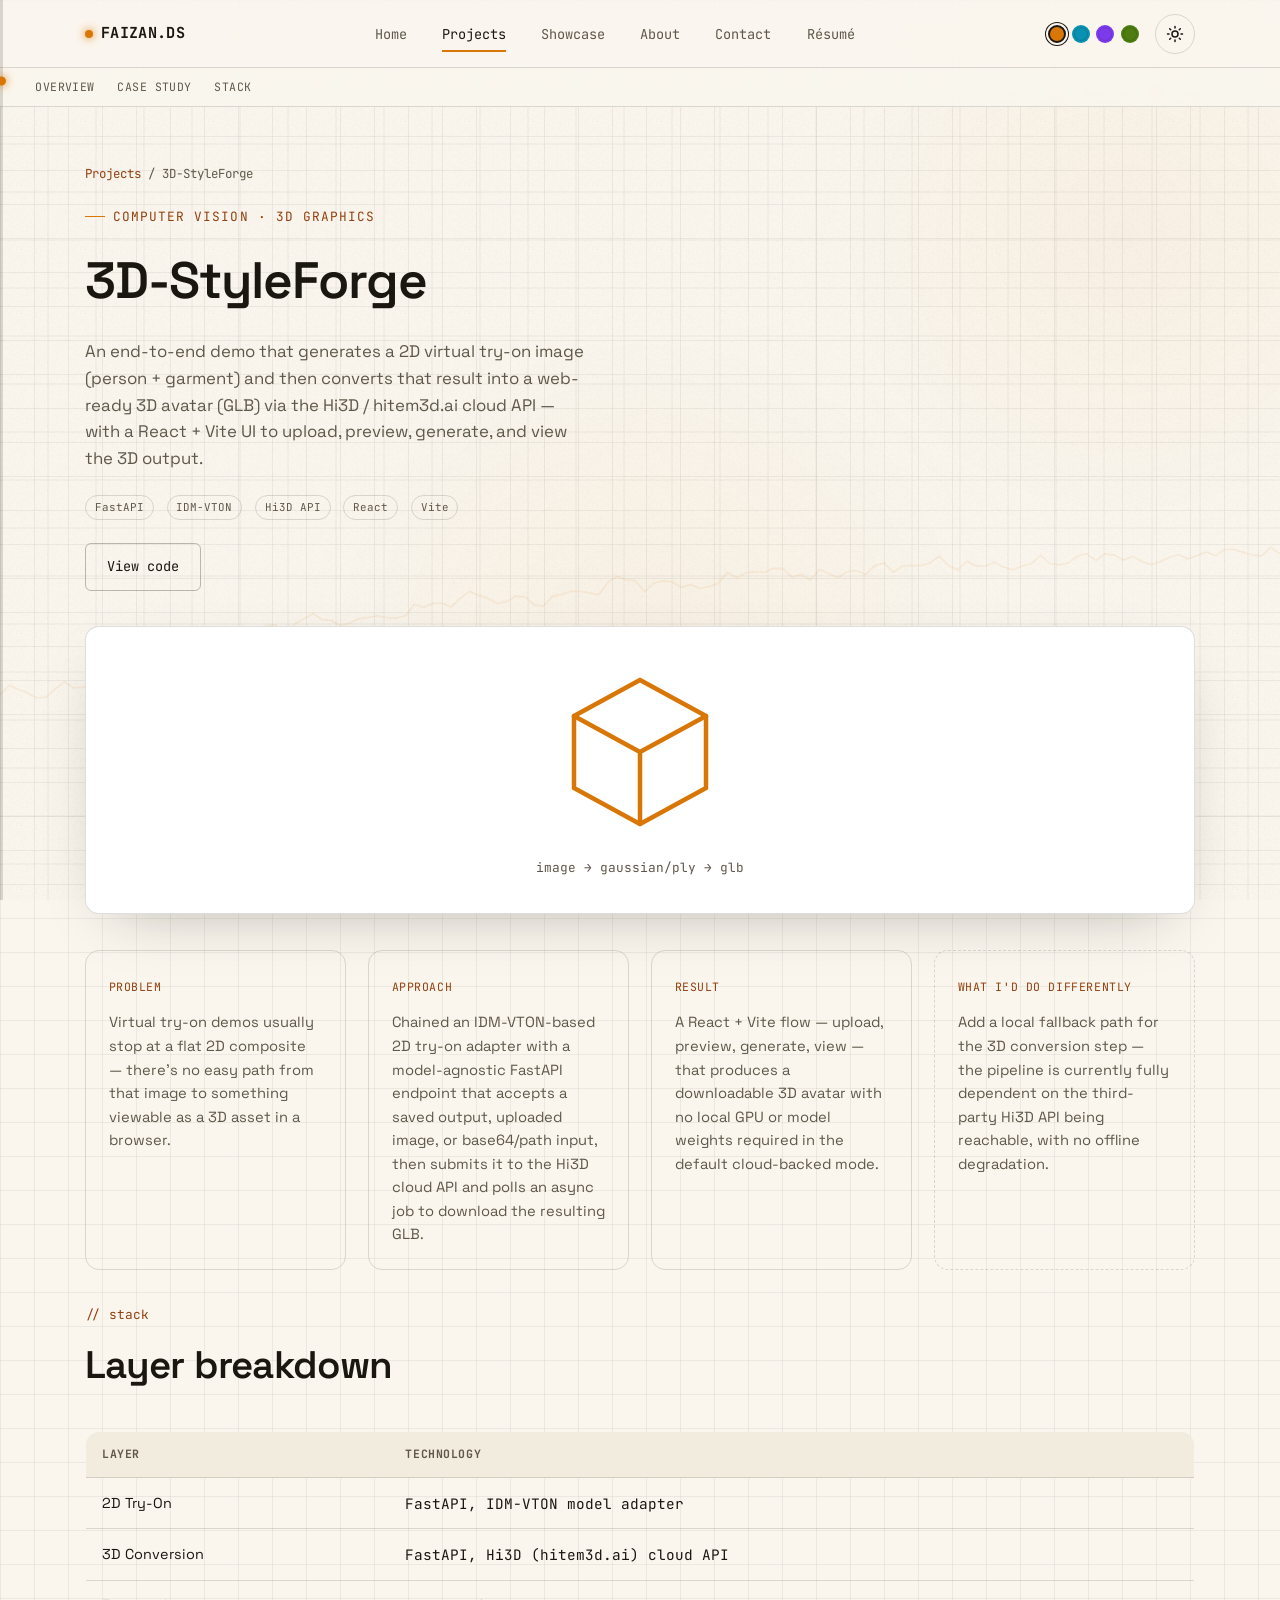
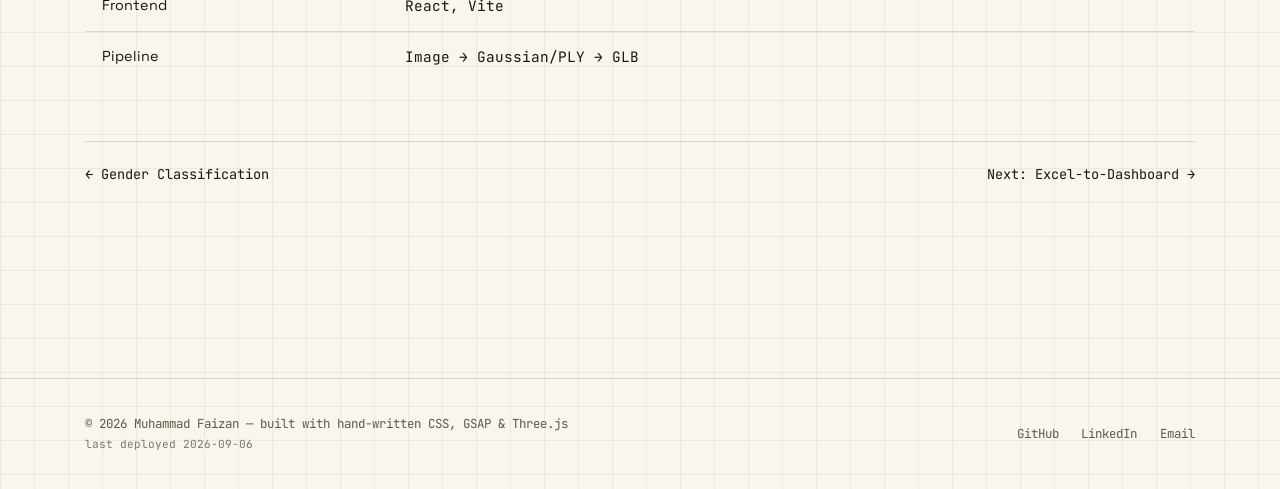
<file: projects/3d-styleforge.html>
<!DOCTYPE html>
<html lang="en">
<head>
<meta charset="UTF-8">
<meta name="viewport" content="width=device-width, initial-scale=1.0">
<title>3D-StyleForge — Muhammad Faizan</title>
<meta name="description" content="An end-to-end demo that generates a 2D virtual try-on image and converts it into a web-ready 3D avatar (GLB) via a cloud image-to-3D API, with a React + Vite UI.">
<link rel="canonical" href="https://faizan4356.github.io/Portfolio/projects/3d-styleforge.html">
<meta property="og:type" content="article">
<meta property="og:title" content="3D-StyleForge — Muhammad Faizan">
<meta property="og:description" content="2D virtual try-on generation converted into a web-ready 3D avatar (GLB) via a cloud image-to-3D API.">
<meta property="og:image" content="https://faizan4356.github.io/Portfolio/assets/img/headshot.jpg">
<meta property="og:url" content="https://faizan4356.github.io/Portfolio/projects/3d-styleforge.html">
<meta name="twitter:card" content="summary_large_image">
<link rel="preconnect" href="https://fonts.googleapis.com">
<link rel="preconnect" href="https://fonts.gstatic.com" crossorigin>
<link rel="stylesheet" href="https://fonts.googleapis.com/css2?family=Space+Grotesk:wght@400;500;600;700&family=JetBrains+Mono:wght@400;500;700&display=swap">
<link rel="stylesheet" href="../assets/css/styles.css">
<script>(function(){try{var t=localStorage.getItem('faizan-theme');if(t)document.documentElement.setAttribute('data-theme',t);var p=localStorage.getItem('faizan-palette');if(p&&p!=='amber')document.documentElement.setAttribute('data-palette',p);}catch(e){}})();</script>
<script src="../assets/js/bg-datascience.js" defer></script>
<script type="application/ld+json">
{
  "@context": "https://schema.org",
  "@type": "SoftwareApplication",
  "name": "3D-StyleForge",
  "applicationCategory": "Computer Vision / 3D Graphics",
  "author": { "@type": "Person", "name": "Muhammad Faizan" },
  "codeRepository": "https://github.com/Faizan4356/3D-StyleForge",
  "description": "Generates a 2D virtual try-on image (person + garment) and converts it into a web-ready 3D avatar (GLB) via a cloud image-to-3D API."
}
</script>
</head>
<body class="grid-bg">
<a class="skip-link" href="#main">Skip to content</a>
<div class="signal-line" data-signal-line aria-hidden="true"><div class="signal-line__fill"></div></div>

<header class="site-header">
  <div class="wrap nav">
    <a class="brand" href="../index.html"><span class="brand__dot" aria-hidden="true"></span>FAIZAN.DS</a>
    <button class="nav__burger" data-nav-burger aria-label="Toggle menu" aria-expanded="false" aria-controls="nav-links">
      <span></span><span></span><span></span>
    </button>
    <ul class="nav__links" id="nav-links" data-nav-links>
      <li><a href="../index.html">Home</a></li>
      <li><a href="../projects/index.html" aria-current="page">Projects</a></li><li><a href="../showcase.html">Showcase</a></li>
      <li><a href="../about.html">About</a></li>
      <li><a href="../contact.html">Contact</a></li><li><a href="../assets/resume.pdf" target="_blank" rel="noopener">R&eacute;sum&eacute;</a></li>
    </ul>
    <div class="nav__actions">
      <div class="palette-switcher" data-palette-switcher role="group" aria-label="Accent color palette">
        <button class="palette-swatch" data-palette-value="amber" aria-pressed="true" aria-label="Switch to amber color scheme" style="--swatch-color:#d97706"></button>
        <button class="palette-swatch" data-palette-value="cyan" aria-pressed="false" aria-label="Switch to cyan color scheme" style="--swatch-color:#0891b2"></button>
        <button class="palette-swatch" data-palette-value="violet" aria-pressed="false" aria-label="Switch to violet color scheme" style="--swatch-color:#7c3aed"></button>
        <button class="palette-swatch" data-palette-value="sage" aria-pressed="false" aria-label="Switch to sage color scheme" style="--swatch-color:#4d7c0f"></button>
      </div>
      <button class="theme-toggle" data-theme-toggle aria-pressed="false" aria-label="Switch to dark theme">
        <svg class="icon-sun" aria-hidden="true" viewBox="0 0 24 24" stroke-width="2" stroke-linecap="round"><circle cx="12" cy="12" r="4"/><path d="M12 2v2M12 20v2M4.9 4.9l1.4 1.4M17.7 17.7l1.4 1.4M2 12h2M20 12h2M4.9 19.1l1.4-1.4M17.7 6.3l1.4-1.4"/></svg>
        <svg class="icon-moon" aria-hidden="true" viewBox="0 0 24 24" stroke-width="2" stroke-linecap="round"><path d="M21 12.8A9 9 0 1111.2 3 7 7 0 0021 12.8z"/></svg>
      </button>
    </div>
  </div>
</header>

<nav class="page-toc" aria-label="On this page">
  <div class="page-toc__inner">
    <a href="#p-title">Overview</a>
    <a href="#case-study">Case study</a>
    <a href="#stack">Stack</a>
  </div>
</nav>


<main id="main">
  <section class="section project-hero" data-signal-marker aria-labelledby="p-title">
    <div class="wrap">
      <p class="breadcrumb"><a href="../projects/index.html">Projects</a> / 3D-StyleForge</p>
      <p class="eyebrow">Computer Vision · 3D Graphics</p>
      <h1 id="p-title" style="font-size:clamp(2rem,4.5vw,3.2rem)">3D-StyleForge</h1>
      <p class="hero__lede" style="margin-top:1rem">An end-to-end demo that generates a 2D virtual try-on image (person + garment) and then converts that result into a web-ready 3D avatar (GLB) via the Hi3D / hitem3d.ai cloud API — with a React + Vite UI to upload, preview, generate, and view the 3D output.</p>
      <div class="project-meta">
        <span class="tag">FastAPI</span><span class="tag">IDM-VTON</span><span class="tag">Hi3D API</span><span class="tag">React</span><span class="tag">Vite</span>
      </div>
      <div class="btn-row" style="margin-top:1.2rem">
        <a class="btn btn--ghost" data-magnetic href="https://github.com/Faizan4356/3D-StyleForge" target="_blank" rel="noopener">View code</a>
      </div>

      <div class="project-shot center">
        <div class="sig-icon" data-reveal style="width:180px;height:180px;margin:0 auto;color:var(--accent)" role="img" aria-label="Isometric cube icon representing the 2D-to-3D conversion pipeline">
          <svg viewBox="0 0 120 120" fill="none" stroke="currentColor" stroke-width="3" stroke-linecap="round" stroke-linejoin="round">
            <path d="M60 12l44 24v48l-44 24-44-24V36z"/>
            <path d="M16 36l44 24 44-24M60 60v48"/>
          </svg>
        </div>
        <p class="text-muted mono" style="margin-top:1rem;font-size:.8rem">image → gaussian/ply → glb</p>
      </div>

      <div class="pbp-grid" id="case-study">
        <div class="pbp-card">
          <span class="pbp-card__label">Problem</span>
          <p>Virtual try-on demos usually stop at a flat 2D composite — there's no easy path from that image to something viewable as a 3D asset in a browser.</p>
        </div>
        <div class="pbp-card">
          <span class="pbp-card__label">Approach</span>
          <p>Chained an IDM-VTON-based 2D try-on adapter with a model-agnostic FastAPI endpoint that accepts a saved output, uploaded image, or base64/path input, then submits it to the Hi3D cloud API and polls an async job to download the resulting GLB.</p>
        </div>
        <div class="pbp-card">
          <span class="pbp-card__label">Result</span>
          <p>A React + Vite flow — upload, preview, generate, view — that produces a downloadable 3D avatar with no local GPU or model weights required in the default cloud-backed mode.</p>
        </div>
        <div class="pbp-card pbp-card--retro">
          <span class="pbp-card__label">What I'd do differently</span>
          <p>Add a local fallback path for the 3D conversion step — the pipeline is currently fully dependent on the third-party Hi3D API being reachable, with no offline degradation.</p>
        </div>
      </div>

      <div class="section-head">
        <span class="section-head__index" aria-hidden="true">// stack</span>
        <h2 id="stack">Layer breakdown</h2>
      </div>
      <div class="table-scroll"><table class="data-table">
        <thead><tr><th scope="col">Layer</th><th scope="col">Technology</th></tr></thead>
        <tbody>
          <tr><td>2D Try-On</td><td class="mono">FastAPI, IDM-VTON model adapter</td></tr>
          <tr><td>3D Conversion</td><td class="mono">FastAPI, Hi3D (hitem3d.ai) cloud API</td></tr>
          <tr><td>Frontend</td><td class="mono">React, Vite</td></tr>
          <tr><td>Pipeline</td><td class="mono">Image → Gaussian/PLY → GLB</td></tr>
        </tbody>
      </table></div>

      <nav class="project-nav" aria-label="Project navigation">
        <a href="gender-classification.html">← Gender Classification</a>
        <a href="excel-dashboard.html">Next: Excel-to-Dashboard →</a>
      </nav>
    </div>
  </section>
</main>

<footer class="site-footer">
  <canvas class="footer-bg-canvas" data-footer-canvas aria-hidden="true"></canvas>
  <div class="wrap footer-inner">
    <span>© 2026 Muhammad Faizan — built with hand-written CSS, GSAP &amp; Three.js<br><span class="footer-updated">last deployed 2026-09-06</span></span>
    <div class="footer-links">
      <a href="https://github.com/Faizan4356" target="_blank" rel="noopener">GitHub</a>
      <a href="https://www.linkedin.com/in/muhammad-faizan-544b72305/" target="_blank" rel="noopener">LinkedIn</a>
      <a href="mailto:mf5768194@gmail.com">Email</a>
    </div>
  </div>
</footer>

<script src="../assets/js/github.js" defer></script>
<script src="../assets/js/main.js" defer></script>
</body>
</html>
</file>
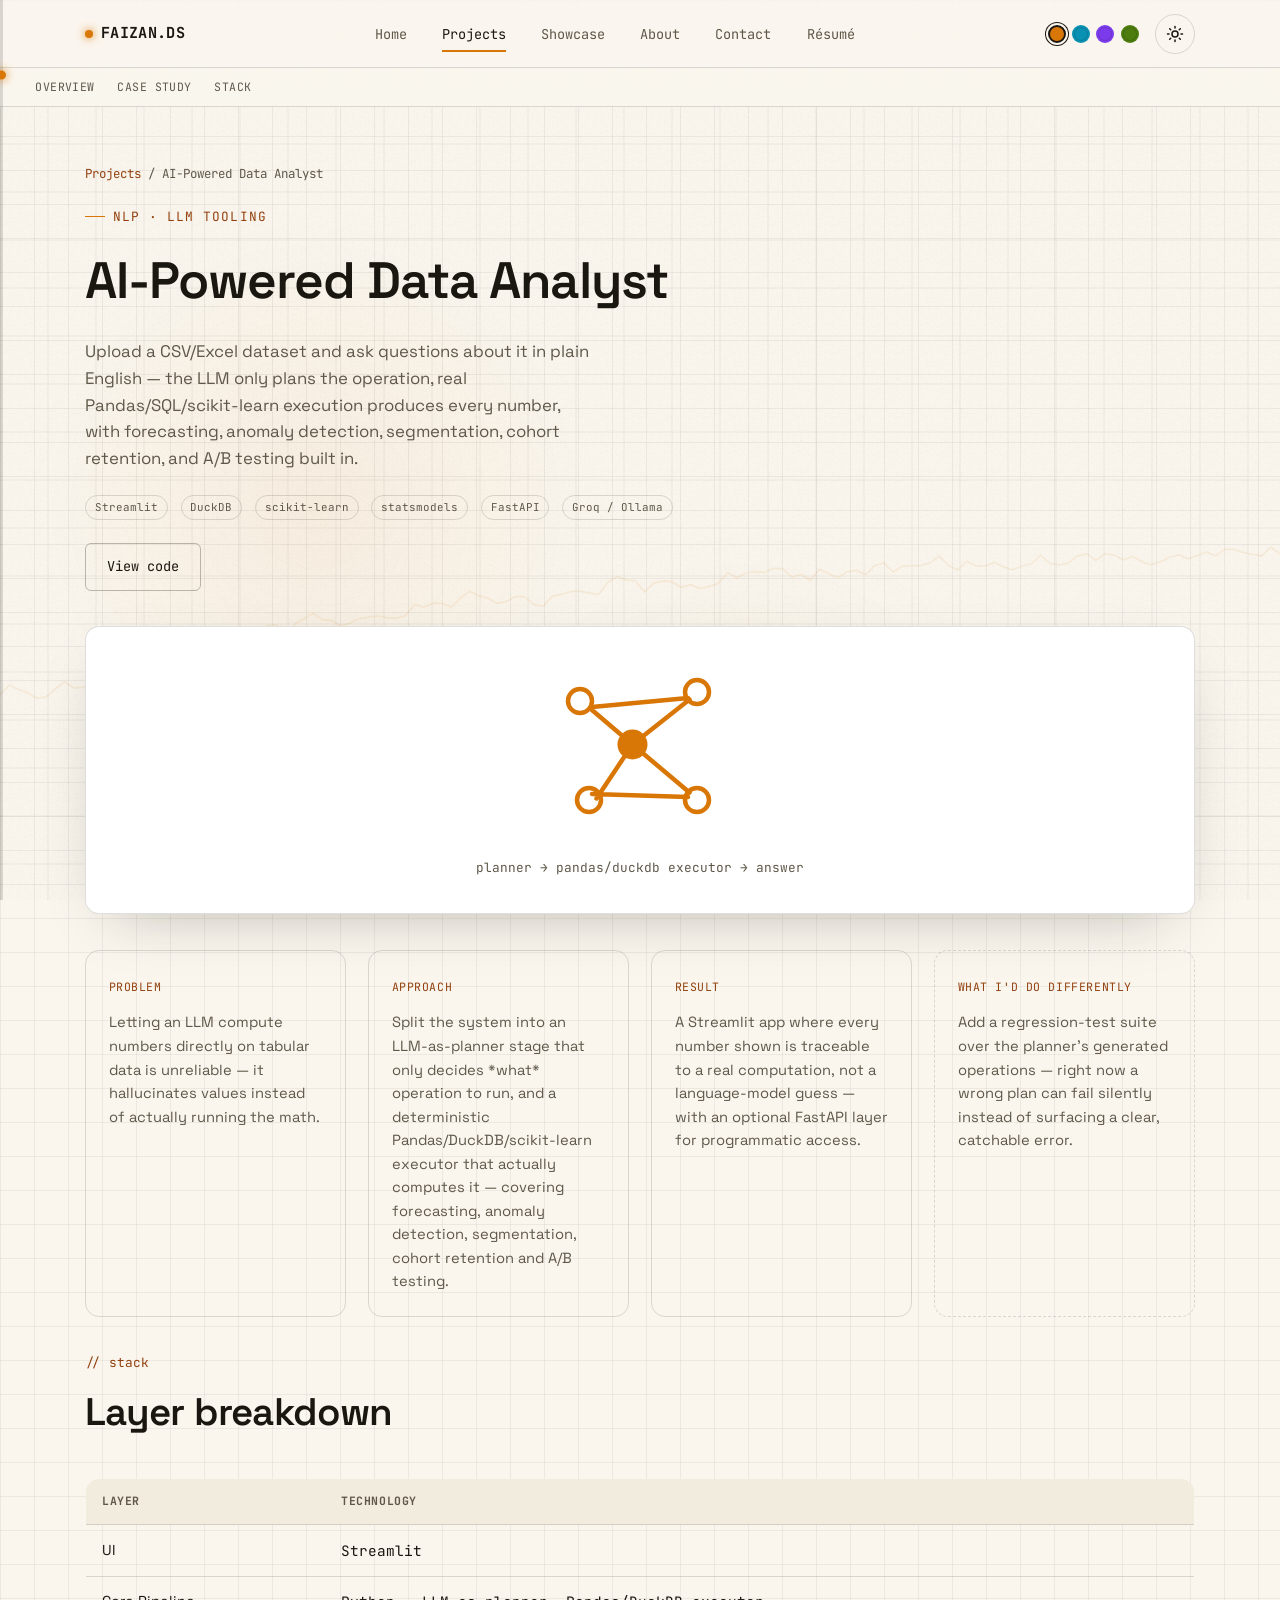
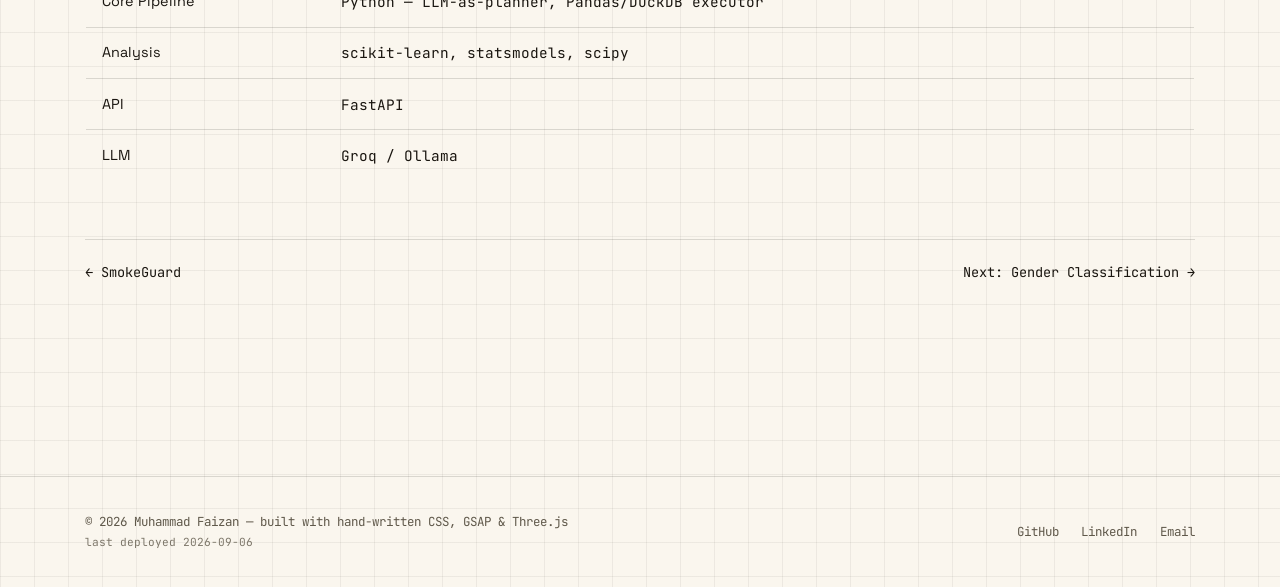
<file: projects/ai-data-analyst.html>
<!DOCTYPE html>
<html lang="en">
<head>
<meta charset="UTF-8">
<meta name="viewport" content="width=device-width, initial-scale=1.0">
<title>AI-Powered Data Analyst — Muhammad Faizan</title>
<meta name="description" content="Upload a CSV/Excel dataset and ask questions about it in plain English — the LLM only plans, real Pandas/SQL/scikit-learn execution produces every number.">
<link rel="canonical" href="https://faizan4356.github.io/Portfolio/projects/ai-data-analyst.html">
<meta property="og:type" content="article">
<meta property="og:title" content="AI-Powered Data Analyst — Muhammad Faizan">
<meta property="og:description" content="Ask a dataset questions in plain English; an LLM plans, Pandas/SQL/scikit-learn execute every number.">
<meta property="og:image" content="https://faizan4356.github.io/Portfolio/assets/img/headshot.jpg">
<meta property="og:url" content="https://faizan4356.github.io/Portfolio/projects/ai-data-analyst.html">
<meta name="twitter:card" content="summary_large_image">
<link rel="preconnect" href="https://fonts.googleapis.com">
<link rel="preconnect" href="https://fonts.gstatic.com" crossorigin>
<link rel="stylesheet" href="https://fonts.googleapis.com/css2?family=Space+Grotesk:wght@400;500;600;700&family=JetBrains+Mono:wght@400;500;700&display=swap">
<link rel="stylesheet" href="../assets/css/styles.css">
<script>(function(){try{var t=localStorage.getItem('faizan-theme');if(t)document.documentElement.setAttribute('data-theme',t);var p=localStorage.getItem('faizan-palette');if(p&&p!=='amber')document.documentElement.setAttribute('data-palette',p);}catch(e){}})();</script>
<script src="../assets/js/bg-datascience.js" defer></script>
<script type="application/ld+json">
{
  "@context": "https://schema.org",
  "@type": "SoftwareApplication",
  "name": "AI-Powered-Data-Analyst",
  "applicationCategory": "Data Analysis",
  "author": { "@type": "Person", "name": "Muhammad Faizan" },
  "codeRepository": "https://github.com/Faizan4356/AI-Powered-Data-Analyst",
  "description": "Upload a CSV/Excel dataset and ask questions in plain English; an LLM plans the operation while Pandas/SQL/scikit-learn execute it."
}
</script>
</head>
<body class="grid-bg">
<a class="skip-link" href="#main">Skip to content</a>
<div class="signal-line" data-signal-line aria-hidden="true"><div class="signal-line__fill"></div></div>

<header class="site-header">
  <div class="wrap nav">
    <a class="brand" href="../index.html"><span class="brand__dot" aria-hidden="true"></span>FAIZAN.DS</a>
    <button class="nav__burger" data-nav-burger aria-label="Toggle menu" aria-expanded="false" aria-controls="nav-links">
      <span></span><span></span><span></span>
    </button>
    <ul class="nav__links" id="nav-links" data-nav-links>
      <li><a href="../index.html">Home</a></li>
      <li><a href="../projects/index.html" aria-current="page">Projects</a></li><li><a href="../showcase.html">Showcase</a></li>
      <li><a href="../about.html">About</a></li>
      <li><a href="../contact.html">Contact</a></li><li><a href="../assets/resume.pdf" target="_blank" rel="noopener">R&eacute;sum&eacute;</a></li>
    </ul>
    <div class="nav__actions">
      <div class="palette-switcher" data-palette-switcher role="group" aria-label="Accent color palette">
        <button class="palette-swatch" data-palette-value="amber" aria-pressed="true" aria-label="Switch to amber color scheme" style="--swatch-color:#d97706"></button>
        <button class="palette-swatch" data-palette-value="cyan" aria-pressed="false" aria-label="Switch to cyan color scheme" style="--swatch-color:#0891b2"></button>
        <button class="palette-swatch" data-palette-value="violet" aria-pressed="false" aria-label="Switch to violet color scheme" style="--swatch-color:#7c3aed"></button>
        <button class="palette-swatch" data-palette-value="sage" aria-pressed="false" aria-label="Switch to sage color scheme" style="--swatch-color:#4d7c0f"></button>
      </div>
      <button class="theme-toggle" data-theme-toggle aria-pressed="false" aria-label="Switch to dark theme">
        <svg class="icon-sun" aria-hidden="true" viewBox="0 0 24 24" stroke-width="2" stroke-linecap="round"><circle cx="12" cy="12" r="4"/><path d="M12 2v2M12 20v2M4.9 4.9l1.4 1.4M17.7 17.7l1.4 1.4M2 12h2M20 12h2M4.9 19.1l1.4-1.4M17.7 6.3l1.4-1.4"/></svg>
        <svg class="icon-moon" aria-hidden="true" viewBox="0 0 24 24" stroke-width="2" stroke-linecap="round"><path d="M21 12.8A9 9 0 1111.2 3 7 7 0 0021 12.8z"/></svg>
      </button>
    </div>
  </div>
</header>

<nav class="page-toc" aria-label="On this page">
  <div class="page-toc__inner">
    <a href="#p-title">Overview</a>
    <a href="#case-study">Case study</a>
    <a href="#stack">Stack</a>
  </div>
</nav>


<main id="main">
  <section class="section project-hero" data-signal-marker aria-labelledby="p-title">
    <div class="wrap">
      <p class="breadcrumb"><a href="../projects/index.html">Projects</a> / AI-Powered Data Analyst</p>
      <p class="eyebrow">NLP · LLM Tooling</p>
      <h1 id="p-title" style="font-size:clamp(2rem,4.5vw,3.2rem)">AI-Powered Data Analyst</h1>
      <p class="hero__lede" style="margin-top:1rem">Upload a CSV/Excel dataset and ask questions about it in plain English — the LLM only plans the operation, real Pandas/SQL/scikit-learn execution produces every number, with forecasting, anomaly detection, segmentation, cohort retention, and A/B testing built in.</p>
      <div class="project-meta">
        <span class="tag">Streamlit</span><span class="tag">DuckDB</span><span class="tag">scikit-learn</span><span class="tag">statsmodels</span><span class="tag">FastAPI</span><span class="tag">Groq / Ollama</span>
      </div>
      <div class="btn-row" style="margin-top:1.2rem">
        <a class="btn btn--ghost" data-magnetic href="https://github.com/Faizan4356/AI-Powered-Data-Analyst" target="_blank" rel="noopener">View code</a>
      </div>

      <div class="project-shot center">
        <div class="sig-icon" data-reveal style="width:180px;height:180px;margin:0 auto;color:var(--accent)" role="img" aria-label="Flow/node icon representing the LLM planner routing to a Pandas/SQL executor">
          <svg viewBox="0 0 120 120" fill="none" stroke="currentColor" stroke-width="3" stroke-linecap="round" stroke-linejoin="round">
            <circle cx="20" cy="26" r="8"/><circle cx="98" cy="20" r="8"/><circle cx="98" cy="92" r="8"/><circle cx="26" cy="92" r="8"/>
            <path d="M28 30l64-6M28 88l64 2M55 55l38-30M55 55l38 32M55 55L28 32M55 55l-24 36"/>
            <circle cx="55" cy="55" r="10" fill="currentColor" stroke="none"/>
          </svg>
        </div>
        <p class="text-muted mono" style="margin-top:1rem;font-size:.8rem">planner → pandas/duckdb executor → answer</p>
      </div>

      <div class="pbp-grid" id="case-study">
        <div class="pbp-card">
          <span class="pbp-card__label">Problem</span>
          <p>Letting an LLM compute numbers directly on tabular data is unreliable — it hallucinates values instead of actually running the math.</p>
        </div>
        <div class="pbp-card">
          <span class="pbp-card__label">Approach</span>
          <p>Split the system into an LLM-as-planner stage that only decides *what* operation to run, and a deterministic Pandas/DuckDB/scikit-learn executor that actually computes it — covering forecasting, anomaly detection, segmentation, cohort retention and A/B testing.</p>
        </div>
        <div class="pbp-card">
          <span class="pbp-card__label">Result</span>
          <p>A Streamlit app where every number shown is traceable to a real computation, not a language-model guess — with an optional FastAPI layer for programmatic access.</p>
        </div>
        <div class="pbp-card pbp-card--retro">
          <span class="pbp-card__label">What I'd do differently</span>
          <p>Add a regression-test suite over the planner's generated operations — right now a wrong plan can fail silently instead of surfacing a clear, catchable error.</p>
        </div>
      </div>

      <div class="section-head">
        <span class="section-head__index" aria-hidden="true">// stack</span>
        <h2 id="stack">Layer breakdown</h2>
      </div>
      <div class="table-scroll"><table class="data-table">
        <thead><tr><th scope="col">Layer</th><th scope="col">Technology</th></tr></thead>
        <tbody>
          <tr><td>UI</td><td class="mono">Streamlit</td></tr>
          <tr><td>Core Pipeline</td><td class="mono">Python — LLM-as-planner, Pandas/DuckDB executor</td></tr>
          <tr><td>Analysis</td><td class="mono">scikit-learn, statsmodels, scipy</td></tr>
          <tr><td>API</td><td class="mono">FastAPI</td></tr>
          <tr><td>LLM</td><td class="mono">Groq / Ollama</td></tr>
        </tbody>
      </table></div>

      <nav class="project-nav" aria-label="Project navigation">
        <a href="smokeguard.html">← SmokeGuard</a>
        <a href="gender-classification.html">Next: Gender Classification →</a>
      </nav>
    </div>
  </section>
</main>

<footer class="site-footer">
  <canvas class="footer-bg-canvas" data-footer-canvas aria-hidden="true"></canvas>
  <div class="wrap footer-inner">
    <span>© 2026 Muhammad Faizan — built with hand-written CSS, GSAP &amp; Three.js<br><span class="footer-updated">last deployed 2026-09-06</span></span>
    <div class="footer-links">
      <a href="https://github.com/Faizan4356" target="_blank" rel="noopener">GitHub</a>
      <a href="https://www.linkedin.com/in/muhammad-faizan-544b72305/" target="_blank" rel="noopener">LinkedIn</a>
      <a href="mailto:mf5768194@gmail.com">Email</a>
    </div>
  </div>
</footer>

<script src="../assets/js/github.js" defer></script>
<script src="../assets/js/main.js" defer></script>
</body>
</html>
</file>
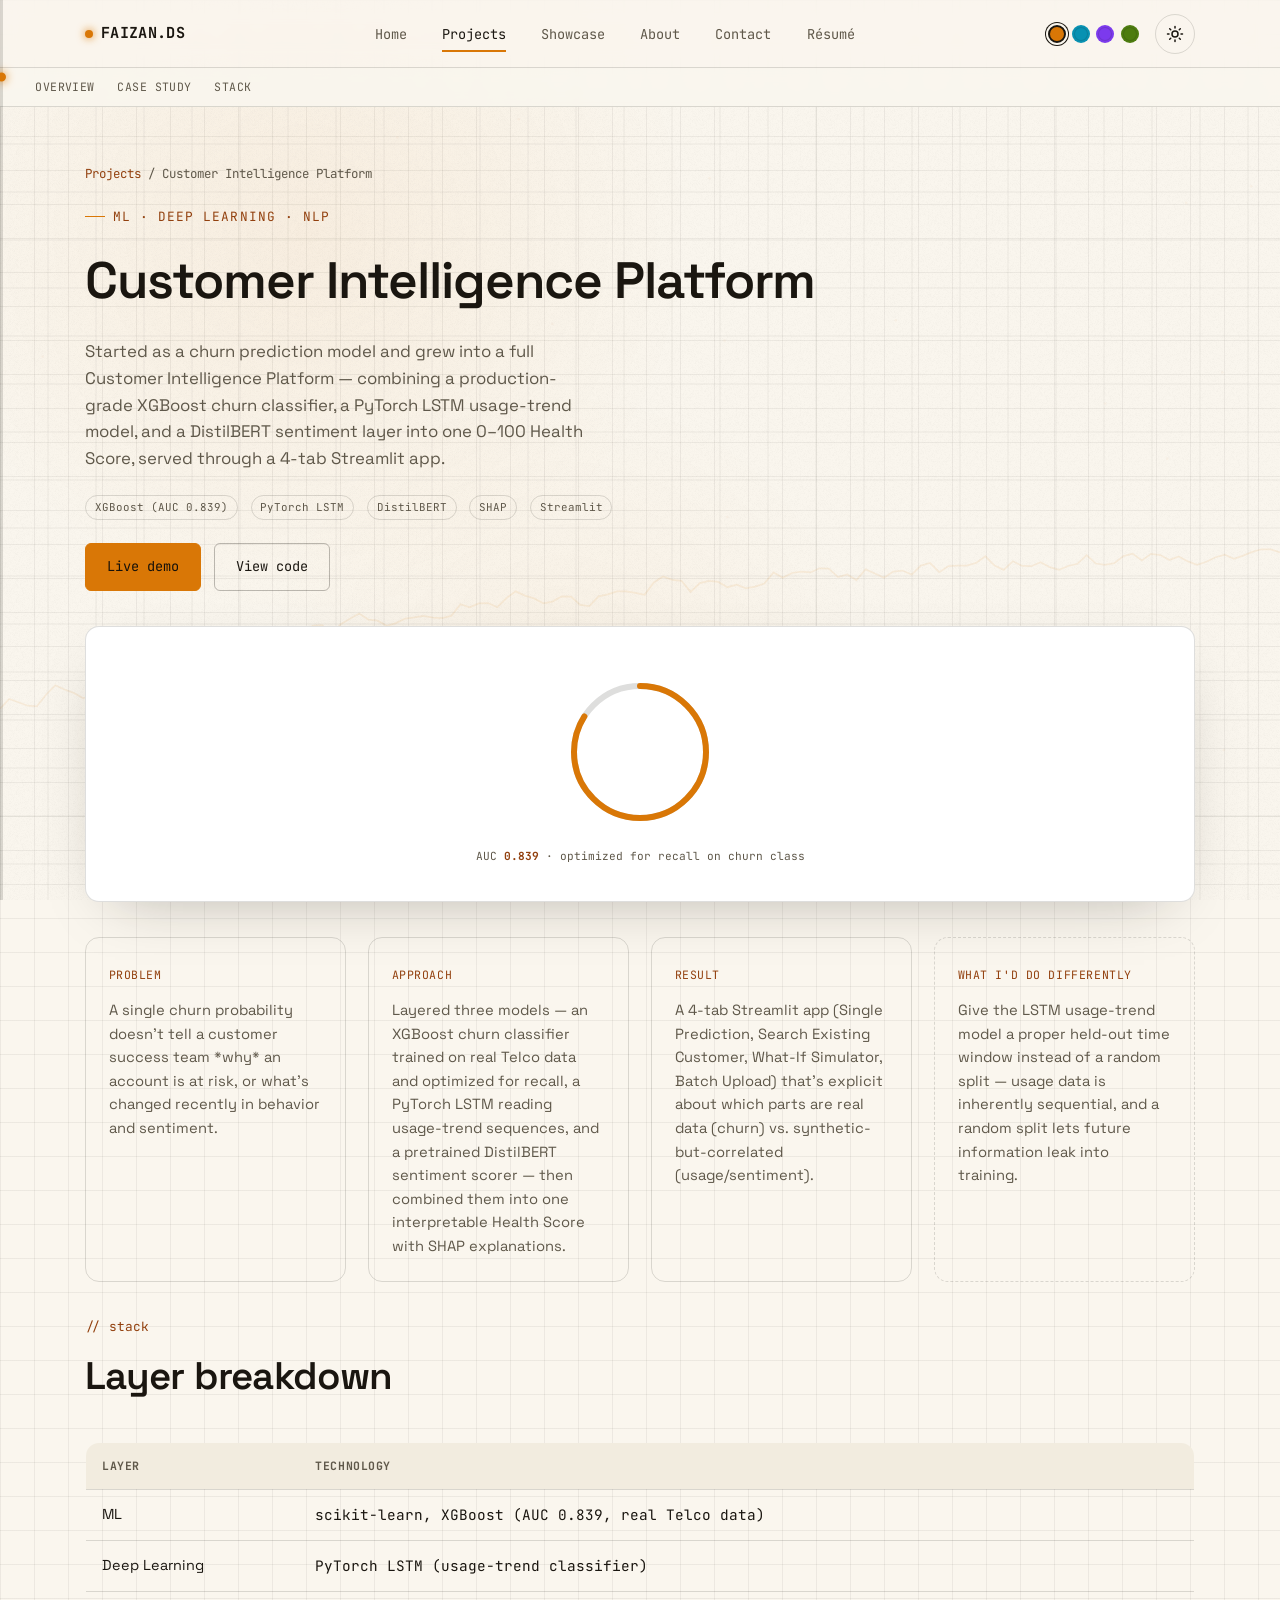
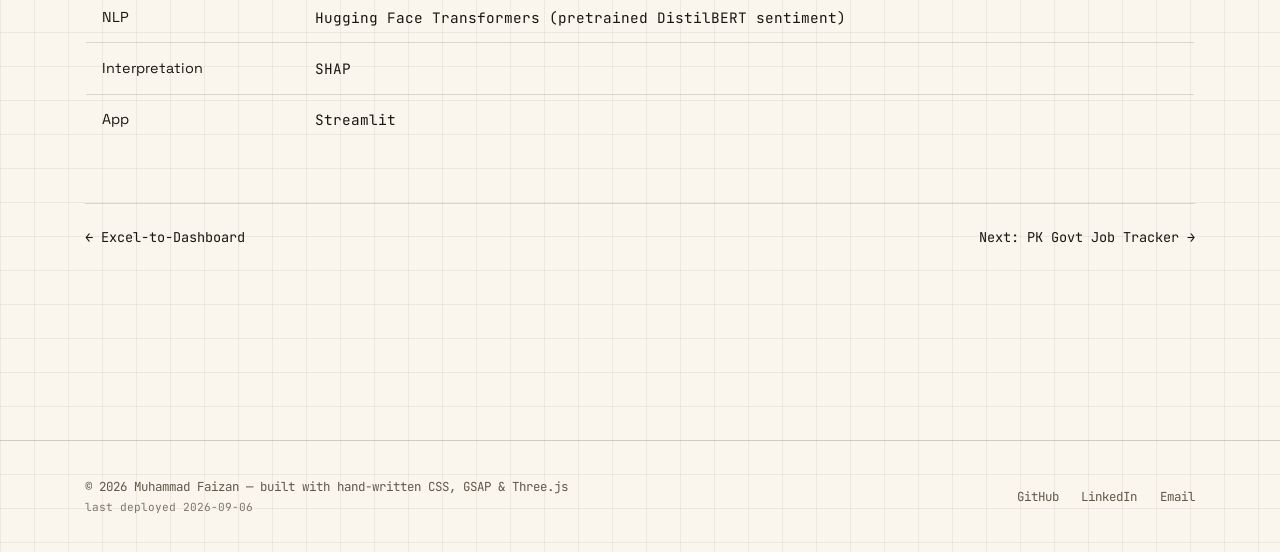
<file: projects/customer-intelligence.html>
<!DOCTYPE html>
<html lang="en">
<head>
<meta charset="UTF-8">
<meta name="viewport" content="width=device-width, initial-scale=1.0">
<title>Customer Intelligence Platform — Muhammad Faizan</title>
<meta name="description" content="A production-grade XGBoost churn classifier, a PyTorch LSTM usage-trend model, and a DistilBERT sentiment layer combined into one 0–100 Health Score, served through a 4-tab Streamlit app.">
<link rel="canonical" href="https://faizan4356.github.io/Portfolio/projects/customer-intelligence.html">
<meta property="og:type" content="article">
<meta property="og:title" content="Customer Intelligence Platform — Muhammad Faizan">
<meta property="og:description" content="XGBoost churn (AUC 0.839) + LSTM usage trend + DistilBERT sentiment combined into one 0–100 Health Score.">
<meta property="og:image" content="https://faizan4356.github.io/Portfolio/assets/img/headshot.jpg">
<meta property="og:url" content="https://faizan4356.github.io/Portfolio/projects/customer-intelligence.html">
<meta name="twitter:card" content="summary_large_image">
<link rel="preconnect" href="https://fonts.googleapis.com">
<link rel="preconnect" href="https://fonts.gstatic.com" crossorigin>
<link rel="stylesheet" href="https://fonts.googleapis.com/css2?family=Space+Grotesk:wght@400;500;600;700&family=JetBrains+Mono:wght@400;500;700&display=swap">
<link rel="stylesheet" href="../assets/css/styles.css">
<script>(function(){try{var t=localStorage.getItem('faizan-theme');if(t)document.documentElement.setAttribute('data-theme',t);var p=localStorage.getItem('faizan-palette');if(p&&p!=='amber')document.documentElement.setAttribute('data-palette',p);}catch(e){}})();</script>
<script src="../assets/js/bg-datascience.js" defer></script>
<script type="application/ld+json">
{
  "@context": "https://schema.org",
  "@type": "SoftwareApplication",
  "name": "Customer Intelligence Platform (churn-prediction-app)",
  "applicationCategory": "Machine Learning",
  "author": { "@type": "Person", "name": "Muhammad Faizan" },
  "codeRepository": "https://github.com/Faizan4356/churn-prediction-app",
  "url": "https://churn-prediction-app-8ioaenzecxexkcskdmzvxc.streamlit.app",
  "description": "XGBoost churn classifier, PyTorch LSTM usage-trend model, and DistilBERT sentiment layer combined into one 0-100 Health Score."
}
</script>
</head>
<body class="grid-bg">
<a class="skip-link" href="#main">Skip to content</a>
<div class="signal-line" data-signal-line aria-hidden="true"><div class="signal-line__fill"></div></div>

<header class="site-header">
  <div class="wrap nav">
    <a class="brand" href="../index.html"><span class="brand__dot" aria-hidden="true"></span>FAIZAN.DS</a>
    <button class="nav__burger" data-nav-burger aria-label="Toggle menu" aria-expanded="false" aria-controls="nav-links">
      <span></span><span></span><span></span>
    </button>
    <ul class="nav__links" id="nav-links" data-nav-links>
      <li><a href="../index.html">Home</a></li>
      <li><a href="../projects/index.html" aria-current="page">Projects</a></li><li><a href="../showcase.html">Showcase</a></li>
      <li><a href="../about.html">About</a></li>
      <li><a href="../contact.html">Contact</a></li><li><a href="../assets/resume.pdf" target="_blank" rel="noopener">R&eacute;sum&eacute;</a></li>
    </ul>
    <div class="nav__actions">
      <div class="palette-switcher" data-palette-switcher role="group" aria-label="Accent color palette">
        <button class="palette-swatch" data-palette-value="amber" aria-pressed="true" aria-label="Switch to amber color scheme" style="--swatch-color:#d97706"></button>
        <button class="palette-swatch" data-palette-value="cyan" aria-pressed="false" aria-label="Switch to cyan color scheme" style="--swatch-color:#0891b2"></button>
        <button class="palette-swatch" data-palette-value="violet" aria-pressed="false" aria-label="Switch to violet color scheme" style="--swatch-color:#7c3aed"></button>
        <button class="palette-swatch" data-palette-value="sage" aria-pressed="false" aria-label="Switch to sage color scheme" style="--swatch-color:#4d7c0f"></button>
      </div>
      <button class="theme-toggle" data-theme-toggle aria-pressed="false" aria-label="Switch to dark theme">
        <svg class="icon-sun" aria-hidden="true" viewBox="0 0 24 24" stroke-width="2" stroke-linecap="round"><circle cx="12" cy="12" r="4"/><path d="M12 2v2M12 20v2M4.9 4.9l1.4 1.4M17.7 17.7l1.4 1.4M2 12h2M20 12h2M4.9 19.1l1.4-1.4M17.7 6.3l1.4-1.4"/></svg>
        <svg class="icon-moon" aria-hidden="true" viewBox="0 0 24 24" stroke-width="2" stroke-linecap="round"><path d="M21 12.8A9 9 0 1111.2 3 7 7 0 0021 12.8z"/></svg>
      </button>
    </div>
  </div>
</header>

<nav class="page-toc" aria-label="On this page">
  <div class="page-toc__inner">
    <a href="#p-title">Overview</a>
    <a href="#case-study">Case study</a>
    <a href="#stack">Stack</a>
  </div>
</nav>


<main id="main">
  <section class="section project-hero" data-signal-marker aria-labelledby="p-title">
    <div class="wrap">
      <p class="breadcrumb"><a href="../projects/index.html">Projects</a> / Customer Intelligence Platform</p>
      <p class="eyebrow">ML · Deep Learning · NLP</p>
      <h1 id="p-title" style="font-size:clamp(2rem,4.5vw,3.2rem)">Customer Intelligence Platform</h1>
      <p class="hero__lede" style="margin-top:1rem">Started as a churn prediction model and grew into a full Customer Intelligence Platform — combining a production-grade XGBoost churn classifier, a PyTorch LSTM usage-trend model, and a DistilBERT sentiment layer into one 0–100 Health Score, served through a 4-tab Streamlit app.</p>
      <div class="project-meta">
        <span class="tag">XGBoost (AUC 0.839)</span><span class="tag">PyTorch LSTM</span><span class="tag">DistilBERT</span><span class="tag">SHAP</span><span class="tag">Streamlit</span>
      </div>
      <div class="btn-row" style="margin-top:1.2rem">
        <a class="btn btn--primary" data-magnetic href="https://churn-prediction-app-8ioaenzecxexkcskdmzvxc.streamlit.app" target="_blank" rel="noopener">Live demo</a>
        <a class="btn btn--ghost" data-magnetic href="https://github.com/Faizan4356/churn-prediction-app" target="_blank" rel="noopener">View code</a>
      </div>

      <div class="project-shot center">
        <!-- real metric: churn model AUC 0.839, gauge fill animates to that
             exact fraction of the ring (see churn-prediction-app README) -->
        <div class="sig-icon" data-reveal style="width:180px;height:180px;margin:0 auto;color:var(--accent)" role="img" aria-label="Radial gauge showing the churn model's AUC of 0.839">
          <svg viewBox="0 0 120 120" style="transform:rotate(-90deg)">
            <circle class="mini-chart__gauge-track" cx="60" cy="60" r="44"/>
            <circle class="mini-chart__gauge-fill gauge--auc839 mini-chart__gauge-fill--r44" cx="60" cy="60" r="44"/>
          </svg>
        </div>
        <span class="mini-chart__metric center" style="display:block">AUC <strong>0.839</strong> · optimized for recall on churn class</span>
      </div>

      <div class="pbp-grid" id="case-study">
        <div class="pbp-card">
          <span class="pbp-card__label">Problem</span>
          <p>A single churn probability doesn't tell a customer success team *why* an account is at risk, or what's changed recently in behavior and sentiment.</p>
        </div>
        <div class="pbp-card">
          <span class="pbp-card__label">Approach</span>
          <p>Layered three models — an XGBoost churn classifier trained on real Telco data and optimized for recall, a PyTorch LSTM reading usage-trend sequences, and a pretrained DistilBERT sentiment scorer — then combined them into one interpretable Health Score with SHAP explanations.</p>
        </div>
        <div class="pbp-card">
          <span class="pbp-card__label">Result</span>
          <p>A 4-tab Streamlit app (Single Prediction, Search Existing Customer, What-If Simulator, Batch Upload) that's explicit about which parts are real data (churn) vs. synthetic-but-correlated (usage/sentiment).</p>
        </div>
        <div class="pbp-card pbp-card--retro">
          <span class="pbp-card__label">What I'd do differently</span>
          <p>Give the LSTM usage-trend model a proper held-out time window instead of a random split — usage data is inherently sequential, and a random split lets future information leak into training.</p>
        </div>
      </div>

      <div class="section-head">
        <span class="section-head__index" aria-hidden="true">// stack</span>
        <h2 id="stack">Layer breakdown</h2>
      </div>
      <div class="table-scroll"><table class="data-table">
        <thead><tr><th scope="col">Layer</th><th scope="col">Technology</th></tr></thead>
        <tbody>
          <tr><td>ML</td><td class="mono">scikit-learn, XGBoost (AUC 0.839, real Telco data)</td></tr>
          <tr><td>Deep Learning</td><td class="mono">PyTorch LSTM (usage-trend classifier)</td></tr>
          <tr><td>NLP</td><td class="mono">Hugging Face Transformers (pretrained DistilBERT sentiment)</td></tr>
          <tr><td>Interpretation</td><td class="mono">SHAP</td></tr>
          <tr><td>App</td><td class="mono">Streamlit</td></tr>
        </tbody>
      </table></div>

      <nav class="project-nav" aria-label="Project navigation">
        <a href="excel-dashboard.html">← Excel-to-Dashboard</a>
        <a href="pk-job-tracker.html">Next: PK Govt Job Tracker →</a>
      </nav>
    </div>
  </section>
</main>

<footer class="site-footer">
  <canvas class="footer-bg-canvas" data-footer-canvas aria-hidden="true"></canvas>
  <div class="wrap footer-inner">
    <span>© 2026 Muhammad Faizan — built with hand-written CSS, GSAP &amp; Three.js<br><span class="footer-updated">last deployed 2026-09-06</span></span>
    <div class="footer-links">
      <a href="https://github.com/Faizan4356" target="_blank" rel="noopener">GitHub</a>
      <a href="https://www.linkedin.com/in/muhammad-faizan-544b72305/" target="_blank" rel="noopener">LinkedIn</a>
      <a href="mailto:mf5768194@gmail.com">Email</a>
    </div>
  </div>
</footer>

<script src="../assets/js/github.js" defer></script>
<script src="../assets/js/main.js" defer></script>
</body>
</html>
</file>
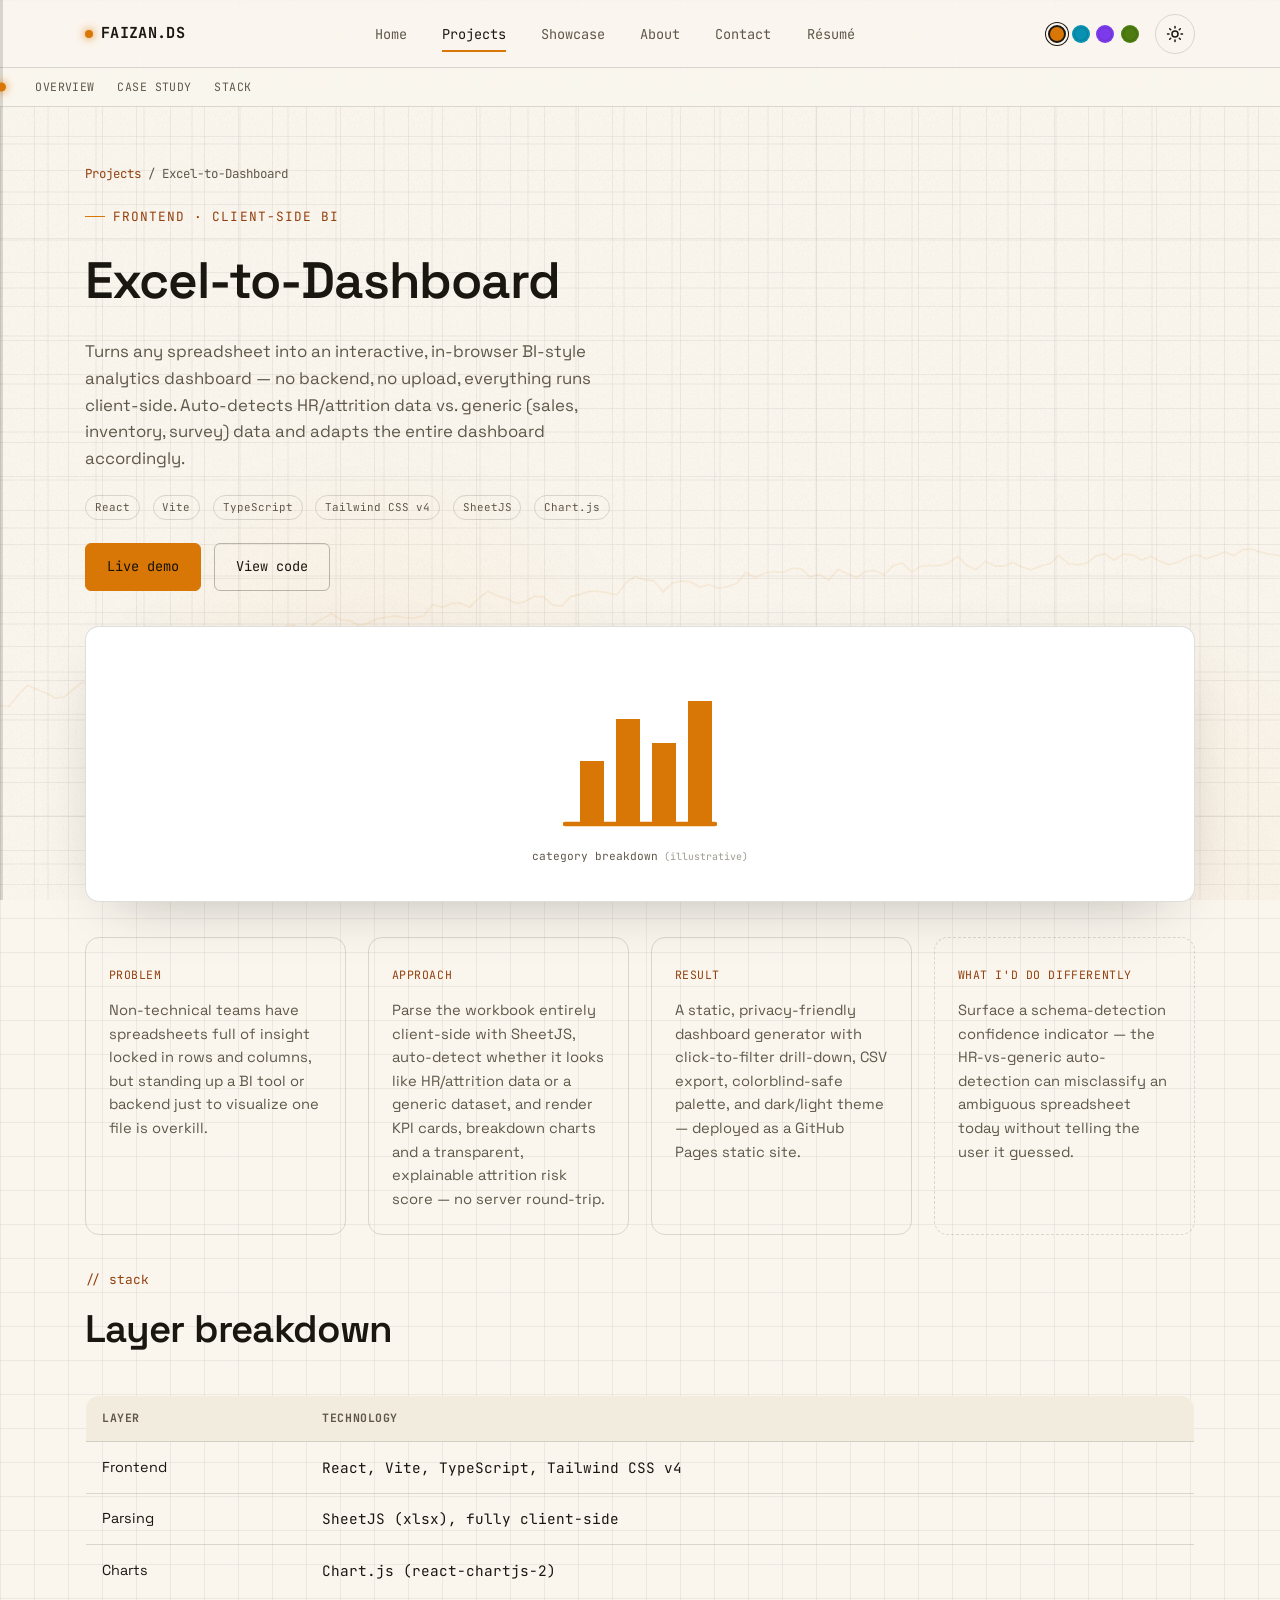
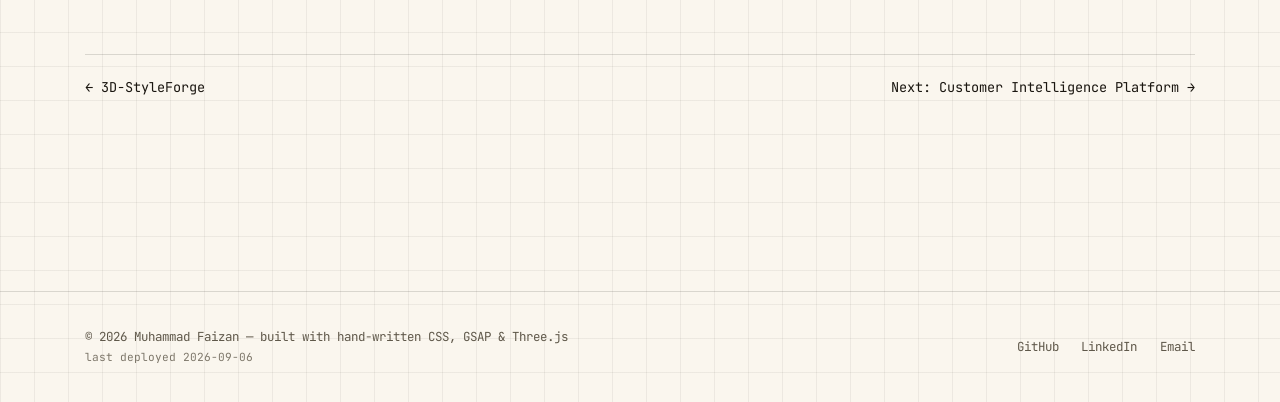
<file: projects/excel-dashboard.html>
<!DOCTYPE html>
<html lang="en">
<head>
<meta charset="UTF-8">
<meta name="viewport" content="width=device-width, initial-scale=1.0">
<title>Excel-to-Dashboard — Muhammad Faizan</title>
<meta name="description" content="Turns any spreadsheet into an interactive, in-browser BI-style analytics dashboard — no backend, no upload, everything runs client-side.">
<link rel="canonical" href="https://faizan4356.github.io/Portfolio/projects/excel-dashboard.html">
<meta property="og:type" content="article">
<meta property="og:title" content="Excel-to-Dashboard — Muhammad Faizan">
<meta property="og:description" content="Turns any spreadsheet into an interactive, in-browser BI-style analytics dashboard — fully client-side.">
<meta property="og:image" content="https://faizan4356.github.io/Portfolio/assets/img/headshot.jpg">
<meta property="og:url" content="https://faizan4356.github.io/Portfolio/projects/excel-dashboard.html">
<meta name="twitter:card" content="summary_large_image">
<link rel="preconnect" href="https://fonts.googleapis.com">
<link rel="preconnect" href="https://fonts.gstatic.com" crossorigin>
<link rel="stylesheet" href="https://fonts.googleapis.com/css2?family=Space+Grotesk:wght@400;500;600;700&family=JetBrains+Mono:wght@400;500;700&display=swap">
<link rel="stylesheet" href="../assets/css/styles.css">
<script>(function(){try{var t=localStorage.getItem('faizan-theme');if(t)document.documentElement.setAttribute('data-theme',t);var p=localStorage.getItem('faizan-palette');if(p&&p!=='amber')document.documentElement.setAttribute('data-palette',p);}catch(e){}})();</script>
<script src="../assets/js/bg-datascience.js" defer></script>
<script type="application/ld+json">
{
  "@context": "https://schema.org",
  "@type": "SoftwareApplication",
  "name": "Excel-to--Dashboard",
  "applicationCategory": "Business Intelligence",
  "author": { "@type": "Person", "name": "Muhammad Faizan" },
  "codeRepository": "https://github.com/Faizan4356/Excel-to--Dashboard",
  "url": "https://faizan4356.github.io/Excel-to--Dashboard/",
  "description": "Turns any spreadsheet into an interactive, in-browser BI-style analytics dashboard, fully client-side."
}
</script>
</head>
<body class="grid-bg">
<a class="skip-link" href="#main">Skip to content</a>
<div class="signal-line" data-signal-line aria-hidden="true"><div class="signal-line__fill"></div></div>

<header class="site-header">
  <div class="wrap nav">
    <a class="brand" href="../index.html"><span class="brand__dot" aria-hidden="true"></span>FAIZAN.DS</a>
    <button class="nav__burger" data-nav-burger aria-label="Toggle menu" aria-expanded="false" aria-controls="nav-links">
      <span></span><span></span><span></span>
    </button>
    <ul class="nav__links" id="nav-links" data-nav-links>
      <li><a href="../index.html">Home</a></li>
      <li><a href="../projects/index.html" aria-current="page">Projects</a></li><li><a href="../showcase.html">Showcase</a></li>
      <li><a href="../about.html">About</a></li>
      <li><a href="../contact.html">Contact</a></li><li><a href="../assets/resume.pdf" target="_blank" rel="noopener">R&eacute;sum&eacute;</a></li>
    </ul>
    <div class="nav__actions">
      <div class="palette-switcher" data-palette-switcher role="group" aria-label="Accent color palette">
        <button class="palette-swatch" data-palette-value="amber" aria-pressed="true" aria-label="Switch to amber color scheme" style="--swatch-color:#d97706"></button>
        <button class="palette-swatch" data-palette-value="cyan" aria-pressed="false" aria-label="Switch to cyan color scheme" style="--swatch-color:#0891b2"></button>
        <button class="palette-swatch" data-palette-value="violet" aria-pressed="false" aria-label="Switch to violet color scheme" style="--swatch-color:#7c3aed"></button>
        <button class="palette-swatch" data-palette-value="sage" aria-pressed="false" aria-label="Switch to sage color scheme" style="--swatch-color:#4d7c0f"></button>
      </div>
      <button class="theme-toggle" data-theme-toggle aria-pressed="false" aria-label="Switch to dark theme">
        <svg class="icon-sun" aria-hidden="true" viewBox="0 0 24 24" stroke-width="2" stroke-linecap="round"><circle cx="12" cy="12" r="4"/><path d="M12 2v2M12 20v2M4.9 4.9l1.4 1.4M17.7 17.7l1.4 1.4M2 12h2M20 12h2M4.9 19.1l1.4-1.4M17.7 6.3l1.4-1.4"/></svg>
        <svg class="icon-moon" aria-hidden="true" viewBox="0 0 24 24" stroke-width="2" stroke-linecap="round"><path d="M21 12.8A9 9 0 1111.2 3 7 7 0 0021 12.8z"/></svg>
      </button>
    </div>
  </div>
</header>

<nav class="page-toc" aria-label="On this page">
  <div class="page-toc__inner">
    <a href="#p-title">Overview</a>
    <a href="#case-study">Case study</a>
    <a href="#stack">Stack</a>
  </div>
</nav>


<main id="main">
  <section class="section project-hero" data-signal-marker aria-labelledby="p-title">
    <div class="wrap">
      <p class="breadcrumb"><a href="../projects/index.html">Projects</a> / Excel-to-Dashboard</p>
      <p class="eyebrow">Frontend · Client-Side BI</p>
      <h1 id="p-title" style="font-size:clamp(2rem,4.5vw,3.2rem)">Excel-to-Dashboard</h1>
      <p class="hero__lede" style="margin-top:1rem">Turns any spreadsheet into an interactive, in-browser BI-style analytics dashboard — no backend, no upload, everything runs client-side. Auto-detects HR/attrition data vs. generic (sales, inventory, survey) data and adapts the entire dashboard accordingly.</p>
      <div class="project-meta">
        <span class="tag">React</span><span class="tag">Vite</span><span class="tag">TypeScript</span><span class="tag">Tailwind CSS v4</span><span class="tag">SheetJS</span><span class="tag">Chart.js</span>
      </div>
      <div class="btn-row" style="margin-top:1.2rem">
        <a class="btn btn--primary" data-magnetic href="https://faizan4356.github.io/Excel-to--Dashboard/" target="_blank" rel="noopener">Live demo</a>
        <a class="btn btn--ghost" data-magnetic href="https://github.com/Faizan4356/Excel-to--Dashboard" target="_blank" rel="noopener">View code</a>
      </div>

      <div class="project-shot center">
        <!-- illustrative category-breakdown bars: generic shape, no specific
             per-category figures are reported in the README -->
        <div class="sig-icon" data-reveal style="width:180px;height:180px;margin:0 auto;color:var(--accent)" role="img" aria-label="Illustrative category-breakdown bar chart">
          <svg viewBox="0 0 120 120" fill="none" stroke="currentColor" stroke-width="3" stroke-linecap="round">
            <line x1="10" y1="108" x2="110" y2="108"/>
            <rect class="mini-chart__bar" x="20" y="66" width="16" height="42" fill="currentColor" stroke="none"/>
            <rect class="mini-chart__bar" x="44" y="38" width="16" height="70" fill="currentColor" stroke="none" style="transition-delay:100ms"/>
            <rect class="mini-chart__bar" x="68" y="54" width="16" height="54" fill="currentColor" stroke="none" style="transition-delay:200ms"/>
            <rect class="mini-chart__bar" x="92" y="26" width="16" height="82" fill="currentColor" stroke="none" style="transition-delay:300ms"/>
          </svg>
        </div>
        <span class="mini-chart__metric is-illustrative center" style="display:block">category breakdown</span>
      </div>

      <div class="pbp-grid" id="case-study">
        <div class="pbp-card">
          <span class="pbp-card__label">Problem</span>
          <p>Non-technical teams have spreadsheets full of insight locked in rows and columns, but standing up a BI tool or backend just to visualize one file is overkill.</p>
        </div>
        <div class="pbp-card">
          <span class="pbp-card__label">Approach</span>
          <p>Parse the workbook entirely client-side with SheetJS, auto-detect whether it looks like HR/attrition data or a generic dataset, and render KPI cards, breakdown charts and a transparent, explainable attrition risk score — no server round-trip.</p>
        </div>
        <div class="pbp-card">
          <span class="pbp-card__label">Result</span>
          <p>A static, privacy-friendly dashboard generator with click-to-filter drill-down, CSV export, colorblind-safe palette, and dark/light theme — deployed as a GitHub Pages static site.</p>
        </div>
        <div class="pbp-card pbp-card--retro">
          <span class="pbp-card__label">What I'd do differently</span>
          <p>Surface a schema-detection confidence indicator — the HR-vs-generic auto-detection can misclassify an ambiguous spreadsheet today without telling the user it guessed.</p>
        </div>
      </div>

      <div class="section-head">
        <span class="section-head__index" aria-hidden="true">// stack</span>
        <h2 id="stack">Layer breakdown</h2>
      </div>
      <div class="table-scroll"><table class="data-table">
        <thead><tr><th scope="col">Layer</th><th scope="col">Technology</th></tr></thead>
        <tbody>
          <tr><td>Frontend</td><td class="mono">React, Vite, TypeScript, Tailwind CSS v4</td></tr>
          <tr><td>Parsing</td><td class="mono">SheetJS (xlsx), fully client-side</td></tr>
          <tr><td>Charts</td><td class="mono">Chart.js (react-chartjs-2)</td></tr>
        </tbody>
      </table></div>

      <nav class="project-nav" aria-label="Project navigation">
        <a href="3d-styleforge.html">← 3D-StyleForge</a>
        <a href="customer-intelligence.html">Next: Customer Intelligence Platform →</a>
      </nav>
    </div>
  </section>
</main>

<footer class="site-footer">
  <canvas class="footer-bg-canvas" data-footer-canvas aria-hidden="true"></canvas>
  <div class="wrap footer-inner">
    <span>© 2026 Muhammad Faizan — built with hand-written CSS, GSAP &amp; Three.js<br><span class="footer-updated">last deployed 2026-09-06</span></span>
    <div class="footer-links">
      <a href="https://github.com/Faizan4356" target="_blank" rel="noopener">GitHub</a>
      <a href="https://www.linkedin.com/in/muhammad-faizan-544b72305/" target="_blank" rel="noopener">LinkedIn</a>
      <a href="mailto:mf5768194@gmail.com">Email</a>
    </div>
  </div>
</footer>

<script src="../assets/js/github.js" defer></script>
<script src="../assets/js/main.js" defer></script>
</body>
</html>
</file>
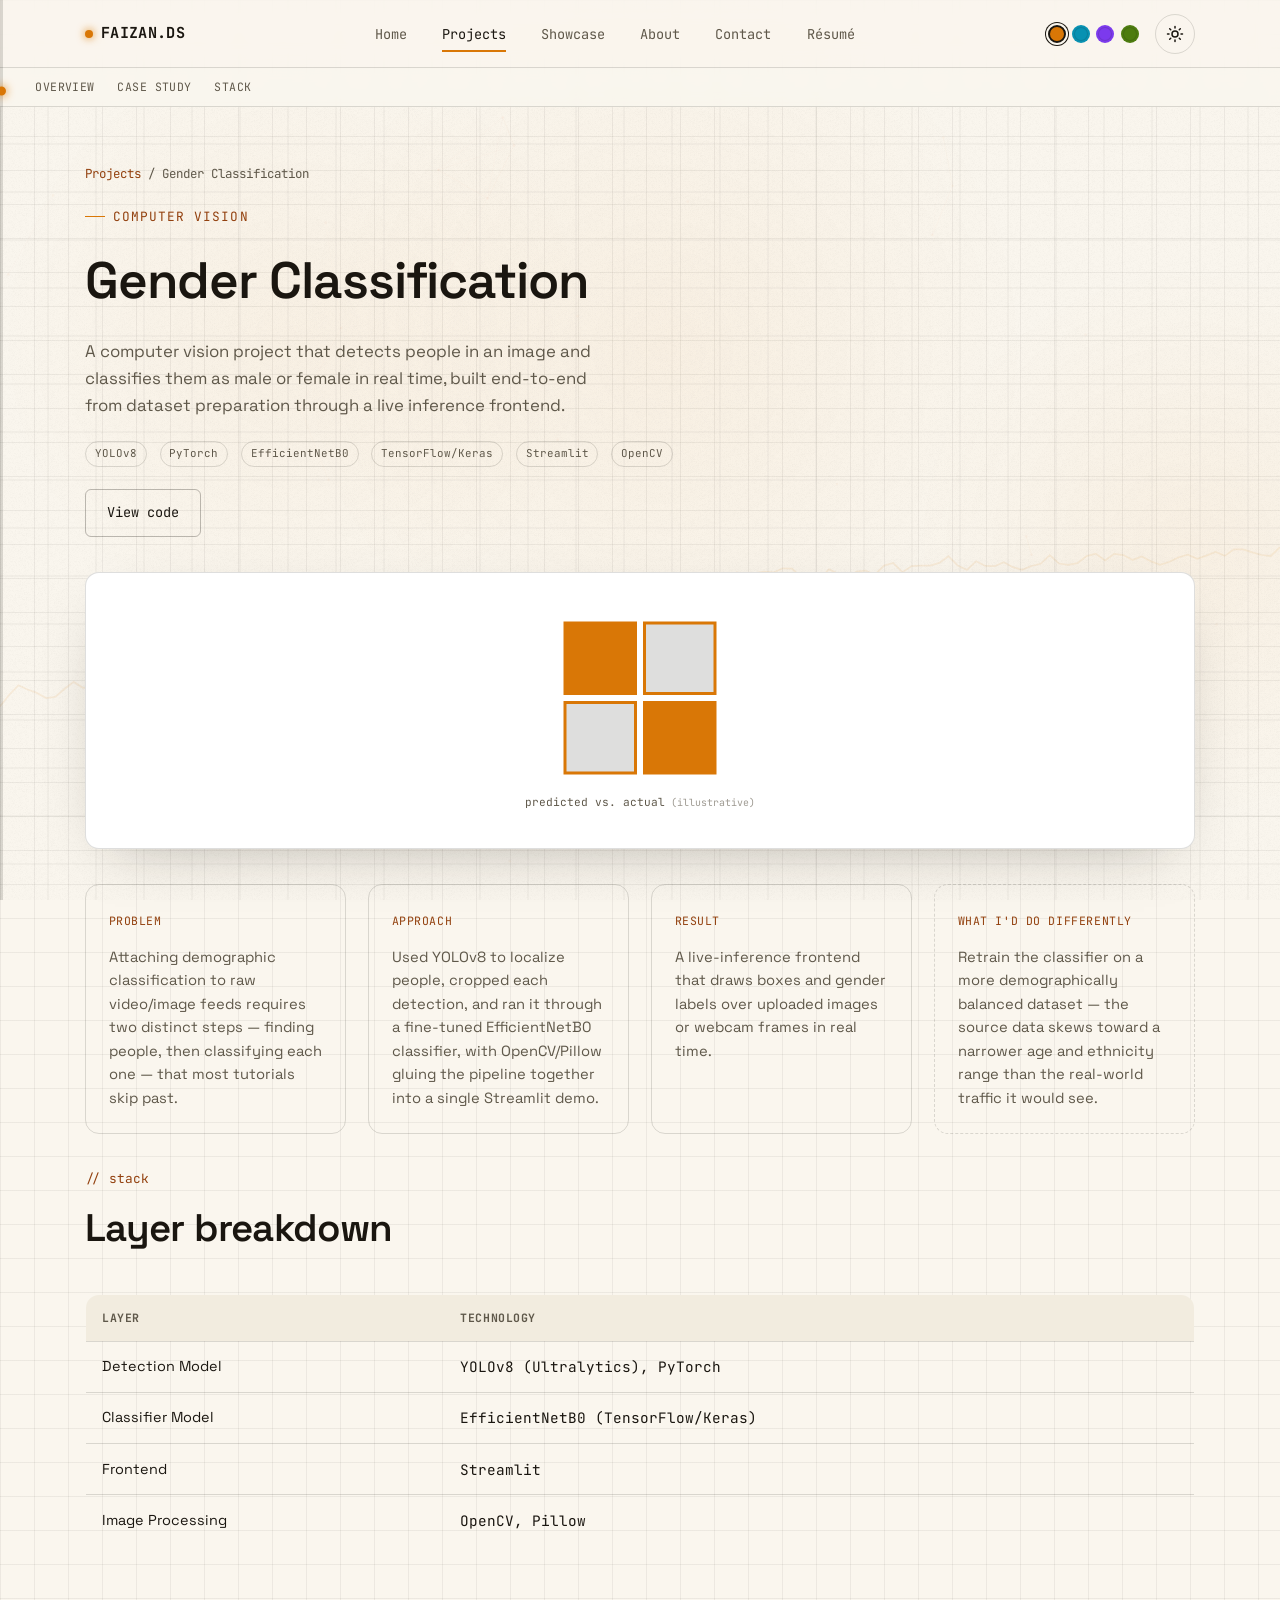
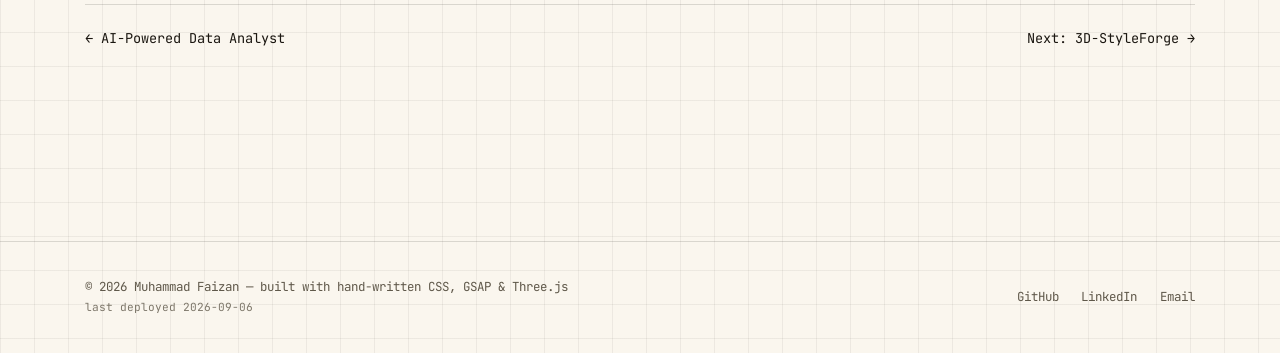
<file: projects/gender-classification.html>
<!DOCTYPE html>
<html lang="en">
<head>
<meta charset="UTF-8">
<meta name="viewport" content="width=device-width, initial-scale=1.0">
<title>Gender Classification — Muhammad Faizan</title>
<meta name="description" content="A computer vision project that detects people in an image and classifies them as male or female in real time, from dataset preparation through a live inference frontend.">
<link rel="canonical" href="https://faizan4356.github.io/Portfolio/projects/gender-classification.html">
<meta property="og:type" content="article">
<meta property="og:title" content="Gender Classification — Muhammad Faizan">
<meta property="og:description" content="Detects people in an image and classifies male/female in real time — YOLOv8 detection + EfficientNetB0 classification.">
<meta property="og:image" content="https://faizan4356.github.io/Portfolio/assets/img/headshot.jpg">
<meta property="og:url" content="https://faizan4356.github.io/Portfolio/projects/gender-classification.html">
<meta name="twitter:card" content="summary_large_image">
<link rel="preconnect" href="https://fonts.googleapis.com">
<link rel="preconnect" href="https://fonts.gstatic.com" crossorigin>
<link rel="stylesheet" href="https://fonts.googleapis.com/css2?family=Space+Grotesk:wght@400;500;600;700&family=JetBrains+Mono:wght@400;500;700&display=swap">
<link rel="stylesheet" href="../assets/css/styles.css">
<script>(function(){try{var t=localStorage.getItem('faizan-theme');if(t)document.documentElement.setAttribute('data-theme',t);var p=localStorage.getItem('faizan-palette');if(p&&p!=='amber')document.documentElement.setAttribute('data-palette',p);}catch(e){}})();</script>
<script src="../assets/js/bg-datascience.js" defer></script>
<script type="application/ld+json">
{
  "@context": "https://schema.org",
  "@type": "SoftwareApplication",
  "name": "Gender-Classification",
  "applicationCategory": "Computer Vision",
  "author": { "@type": "Person", "name": "Muhammad Faizan" },
  "codeRepository": "https://github.com/Faizan4356/Gender-Classification",
  "description": "Detects people in an image and classifies them as male or female in real time using YOLOv8 detection and an EfficientNetB0 classifier."
}
</script>
</head>
<body class="grid-bg">
<a class="skip-link" href="#main">Skip to content</a>
<div class="signal-line" data-signal-line aria-hidden="true"><div class="signal-line__fill"></div></div>

<header class="site-header">
  <div class="wrap nav">
    <a class="brand" href="../index.html"><span class="brand__dot" aria-hidden="true"></span>FAIZAN.DS</a>
    <button class="nav__burger" data-nav-burger aria-label="Toggle menu" aria-expanded="false" aria-controls="nav-links">
      <span></span><span></span><span></span>
    </button>
    <ul class="nav__links" id="nav-links" data-nav-links>
      <li><a href="../index.html">Home</a></li>
      <li><a href="../projects/index.html" aria-current="page">Projects</a></li><li><a href="../showcase.html">Showcase</a></li>
      <li><a href="../about.html">About</a></li>
      <li><a href="../contact.html">Contact</a></li><li><a href="../assets/resume.pdf" target="_blank" rel="noopener">R&eacute;sum&eacute;</a></li>
    </ul>
    <div class="nav__actions">
      <div class="palette-switcher" data-palette-switcher role="group" aria-label="Accent color palette">
        <button class="palette-swatch" data-palette-value="amber" aria-pressed="true" aria-label="Switch to amber color scheme" style="--swatch-color:#d97706"></button>
        <button class="palette-swatch" data-palette-value="cyan" aria-pressed="false" aria-label="Switch to cyan color scheme" style="--swatch-color:#0891b2"></button>
        <button class="palette-swatch" data-palette-value="violet" aria-pressed="false" aria-label="Switch to violet color scheme" style="--swatch-color:#7c3aed"></button>
        <button class="palette-swatch" data-palette-value="sage" aria-pressed="false" aria-label="Switch to sage color scheme" style="--swatch-color:#4d7c0f"></button>
      </div>
      <button class="theme-toggle" data-theme-toggle aria-pressed="false" aria-label="Switch to dark theme">
        <svg class="icon-sun" aria-hidden="true" viewBox="0 0 24 24" stroke-width="2" stroke-linecap="round"><circle cx="12" cy="12" r="4"/><path d="M12 2v2M12 20v2M4.9 4.9l1.4 1.4M17.7 17.7l1.4 1.4M2 12h2M20 12h2M4.9 19.1l1.4-1.4M17.7 6.3l1.4-1.4"/></svg>
        <svg class="icon-moon" aria-hidden="true" viewBox="0 0 24 24" stroke-width="2" stroke-linecap="round"><path d="M21 12.8A9 9 0 1111.2 3 7 7 0 0021 12.8z"/></svg>
      </button>
    </div>
  </div>
</header>

<nav class="page-toc" aria-label="On this page">
  <div class="page-toc__inner">
    <a href="#p-title">Overview</a>
    <a href="#case-study">Case study</a>
    <a href="#stack">Stack</a>
  </div>
</nav>


<main id="main">
  <section class="section project-hero" data-signal-marker aria-labelledby="p-title">
    <div class="wrap">
      <p class="breadcrumb"><a href="../projects/index.html">Projects</a> / Gender Classification</p>
      <p class="eyebrow">Computer Vision</p>
      <h1 id="p-title" style="font-size:clamp(2rem,4.5vw,3.2rem)">Gender Classification</h1>
      <p class="hero__lede" style="margin-top:1rem">A computer vision project that detects people in an image and classifies them as male or female in real time, built end-to-end from dataset preparation through a live inference frontend.</p>
      <div class="project-meta">
        <span class="tag">YOLOv8</span><span class="tag">PyTorch</span><span class="tag">EfficientNetB0</span><span class="tag">TensorFlow/Keras</span><span class="tag">Streamlit</span><span class="tag">OpenCV</span>
      </div>
      <div class="btn-row" style="margin-top:1.2rem">
        <a class="btn btn--ghost" data-magnetic href="https://github.com/Faizan4356/Gender-Classification" target="_blank" rel="noopener">View code</a>
      </div>

      <div class="project-shot center">
        <!-- illustrative confusion-matrix shape: no reported per-class accuracy
             numbers in the README, so diagonal cells are only highlighted
             directionally (correct-prediction concept), no numeral shown -->
        <div class="sig-icon" data-reveal style="width:180px;height:180px;margin:0 auto;color:var(--accent)" role="img" aria-label="Illustrative confusion-matrix grid for the male/female classifier">
          <svg viewBox="0 0 120 120" fill="none" stroke="currentColor" stroke-width="2">
            <rect class="mini-chart__cell is-strong" x="10" y="10" width="47" height="47"/>
            <rect class="mini-chart__cell" x="63" y="10" width="47" height="47"/>
            <rect class="mini-chart__cell" x="10" y="63" width="47" height="47"/>
            <rect class="mini-chart__cell is-strong" x="63" y="63" width="47" height="47"/>
          </svg>
        </div>
        <span class="mini-chart__metric is-illustrative center" style="display:block">predicted vs. actual</span>
      </div>

      <div class="pbp-grid" id="case-study">
        <div class="pbp-card">
          <span class="pbp-card__label">Problem</span>
          <p>Attaching demographic classification to raw video/image feeds requires two distinct steps — finding people, then classifying each one — that most tutorials skip past.</p>
        </div>
        <div class="pbp-card">
          <span class="pbp-card__label">Approach</span>
          <p>Used YOLOv8 to localize people, cropped each detection, and ran it through a fine-tuned EfficientNetB0 classifier, with OpenCV/Pillow gluing the pipeline together into a single Streamlit demo.</p>
        </div>
        <div class="pbp-card">
          <span class="pbp-card__label">Result</span>
          <p>A live-inference frontend that draws boxes and gender labels over uploaded images or webcam frames in real time.</p>
        </div>
        <div class="pbp-card pbp-card--retro">
          <span class="pbp-card__label">What I'd do differently</span>
          <p>Retrain the classifier on a more demographically balanced dataset — the source data skews toward a narrower age and ethnicity range than the real-world traffic it would see.</p>
        </div>
      </div>

      <div class="section-head">
        <span class="section-head__index" aria-hidden="true">// stack</span>
        <h2 id="stack">Layer breakdown</h2>
      </div>
      <div class="table-scroll"><table class="data-table">
        <thead><tr><th scope="col">Layer</th><th scope="col">Technology</th></tr></thead>
        <tbody>
          <tr><td>Detection Model</td><td class="mono">YOLOv8 (Ultralytics), PyTorch</td></tr>
          <tr><td>Classifier Model</td><td class="mono">EfficientNetB0 (TensorFlow/Keras)</td></tr>
          <tr><td>Frontend</td><td class="mono">Streamlit</td></tr>
          <tr><td>Image Processing</td><td class="mono">OpenCV, Pillow</td></tr>
        </tbody>
      </table></div>

      <nav class="project-nav" aria-label="Project navigation">
        <a href="ai-data-analyst.html">← AI-Powered Data Analyst</a>
        <a href="3d-styleforge.html">Next: 3D-StyleForge →</a>
      </nav>
    </div>
  </section>
</main>

<footer class="site-footer">
  <canvas class="footer-bg-canvas" data-footer-canvas aria-hidden="true"></canvas>
  <div class="wrap footer-inner">
    <span>© 2026 Muhammad Faizan — built with hand-written CSS, GSAP &amp; Three.js<br><span class="footer-updated">last deployed 2026-09-06</span></span>
    <div class="footer-links">
      <a href="https://github.com/Faizan4356" target="_blank" rel="noopener">GitHub</a>
      <a href="https://www.linkedin.com/in/muhammad-faizan-544b72305/" target="_blank" rel="noopener">LinkedIn</a>
      <a href="mailto:mf5768194@gmail.com">Email</a>
    </div>
  </div>
</footer>

<script src="../assets/js/github.js" defer></script>
<script src="../assets/js/main.js" defer></script>
</body>
</html>
</file>
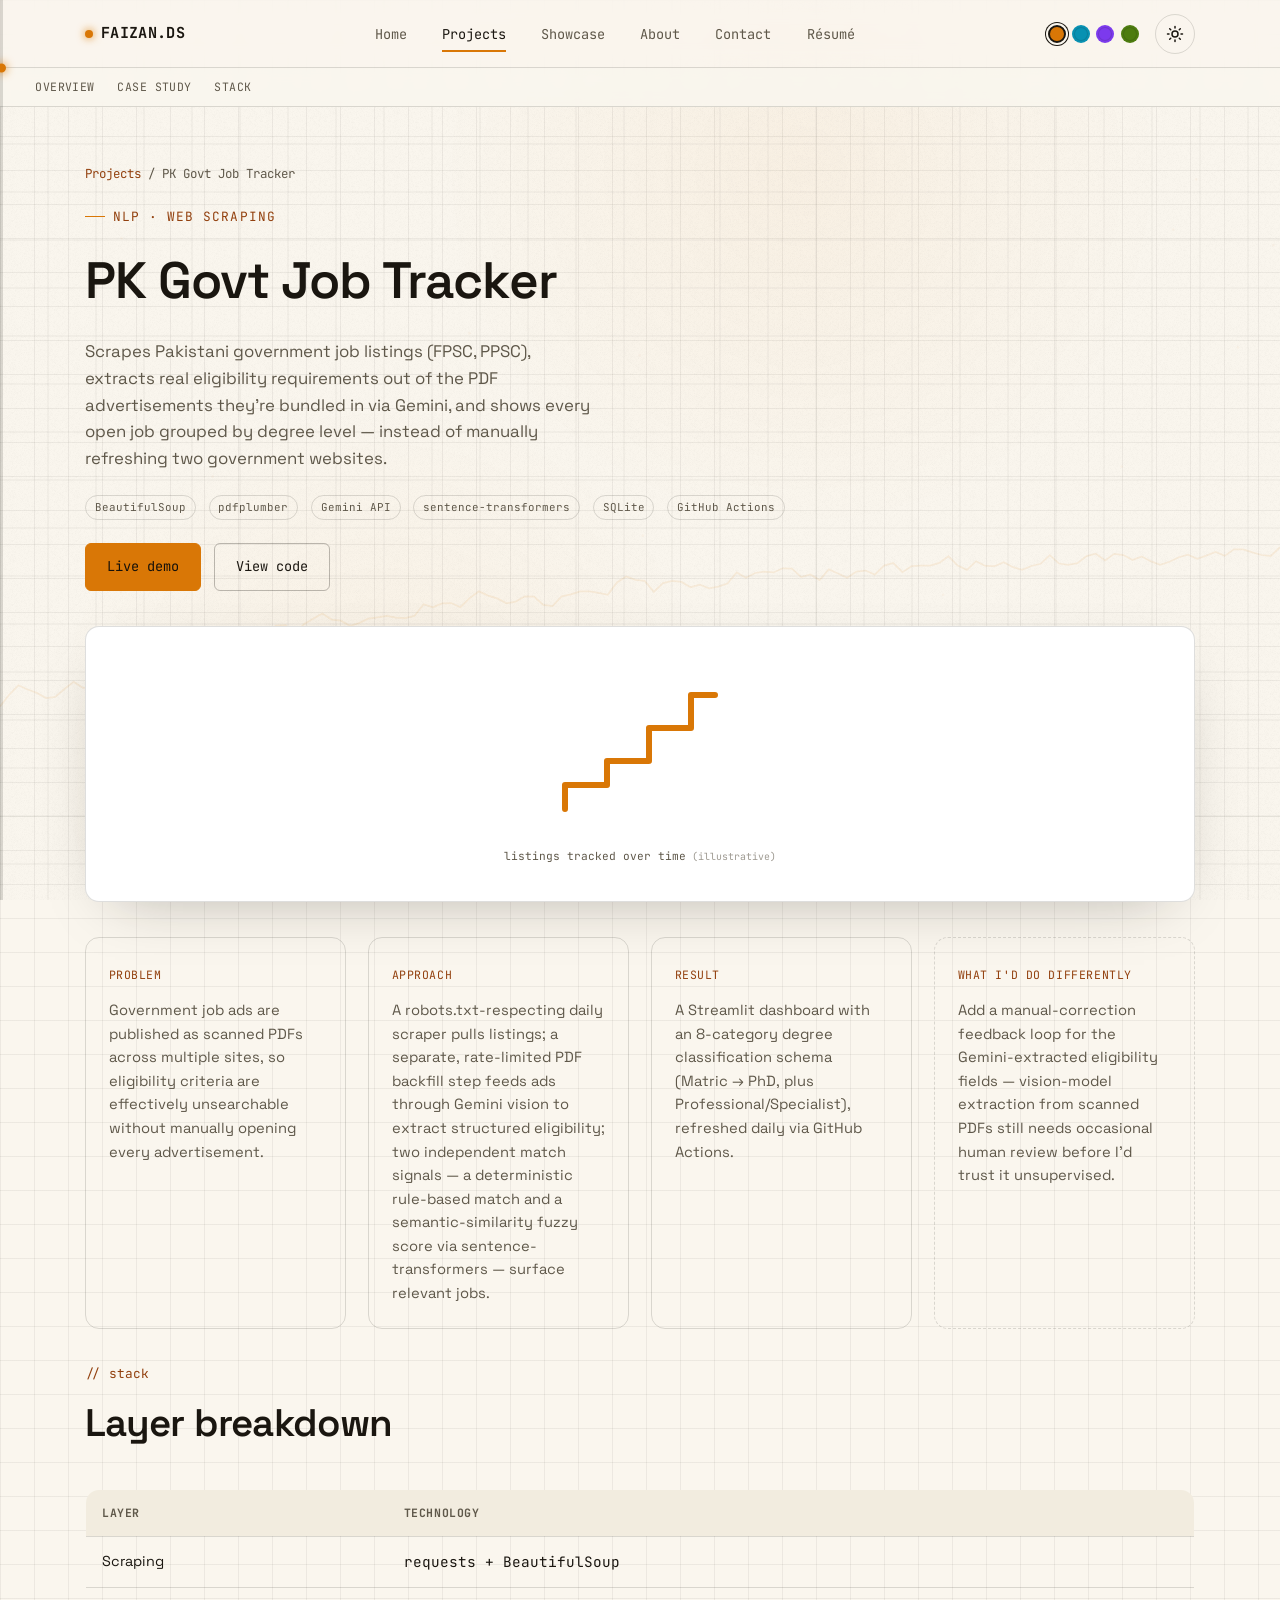
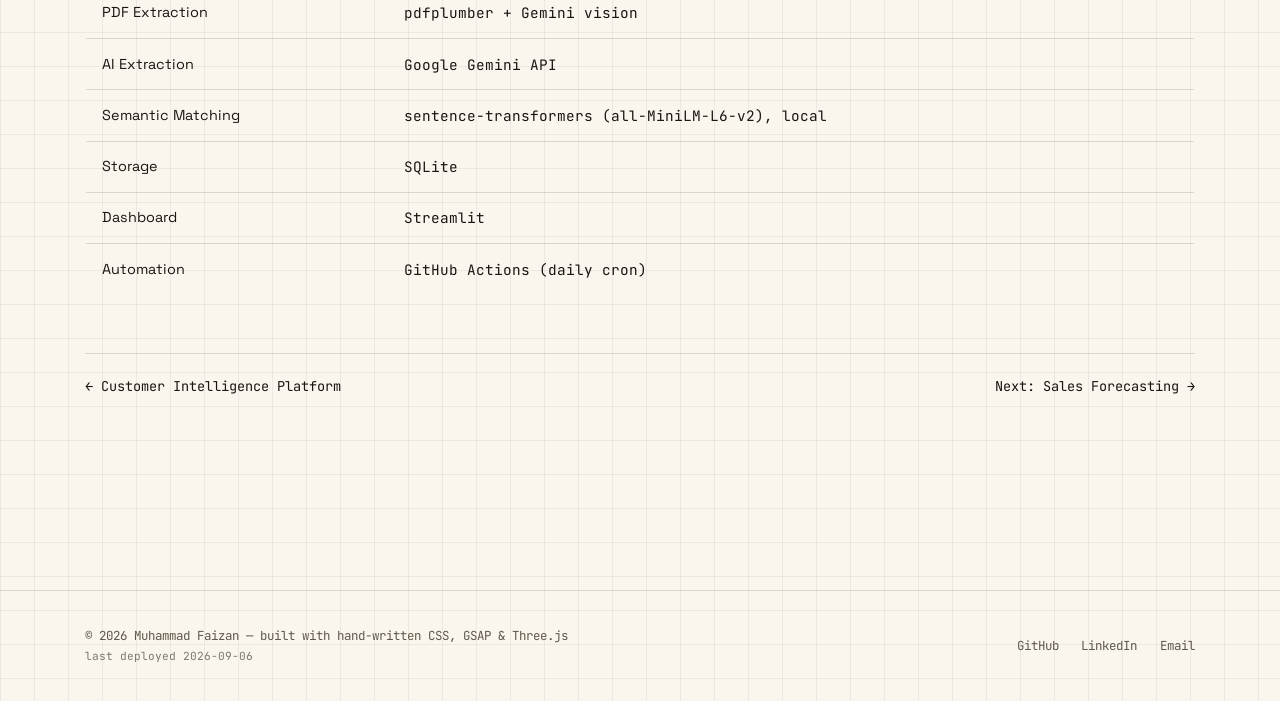
<file: projects/pk-job-tracker.html>
<!DOCTYPE html>
<html lang="en">
<head>
<meta charset="UTF-8">
<meta name="viewport" content="width=device-width, initial-scale=1.0">
<title>PK Govt Job Tracker — Muhammad Faizan</title>
<meta name="description" content="Scrapes Pakistani government job listings (FPSC, PPSC), extracts eligibility requirements from PDF ads via Gemini, and shows every open job grouped by degree level.">
<link rel="canonical" href="https://faizan4356.github.io/Portfolio/projects/pk-job-tracker.html">
<meta property="og:type" content="article">
<meta property="og:title" content="PK Govt Job Tracker — Muhammad Faizan">
<meta property="og:description" content="Scrapes FPSC/PPSC job listings and extracts eligibility from PDF ads via Gemini, grouped by degree level.">
<meta property="og:image" content="https://faizan4356.github.io/Portfolio/assets/img/headshot.jpg">
<meta property="og:url" content="https://faizan4356.github.io/Portfolio/projects/pk-job-tracker.html">
<meta name="twitter:card" content="summary_large_image">
<link rel="preconnect" href="https://fonts.googleapis.com">
<link rel="preconnect" href="https://fonts.gstatic.com" crossorigin>
<link rel="stylesheet" href="https://fonts.googleapis.com/css2?family=Space+Grotesk:wght@400;500;600;700&family=JetBrains+Mono:wght@400;500;700&display=swap">
<link rel="stylesheet" href="../assets/css/styles.css">
<script>(function(){try{var t=localStorage.getItem('faizan-theme');if(t)document.documentElement.setAttribute('data-theme',t);var p=localStorage.getItem('faizan-palette');if(p&&p!=='amber')document.documentElement.setAttribute('data-palette',p);}catch(e){}})();</script>
<script src="../assets/js/bg-datascience.js" defer></script>
<script type="application/ld+json">
{
  "@context": "https://schema.org",
  "@type": "SoftwareApplication",
  "name": "PK Govt Job Tracker",
  "applicationCategory": "Data Engineering / NLP",
  "author": { "@type": "Person", "name": "Muhammad Faizan" },
  "codeRepository": "https://github.com/Faizan4356/pk-job-tracker",
  "url": "https://pk-job-tracker-xgbxf6amw5icfxszctem8q.streamlit.app/",
  "description": "Scrapes Pakistani government job listings, extracts eligibility requirements from PDF advertisements via Gemini vision, and groups every open job by degree level."
}
</script>
</head>
<body class="grid-bg">
<a class="skip-link" href="#main">Skip to content</a>
<div class="signal-line" data-signal-line aria-hidden="true"><div class="signal-line__fill"></div></div>

<header class="site-header">
  <div class="wrap nav">
    <a class="brand" href="../index.html"><span class="brand__dot" aria-hidden="true"></span>FAIZAN.DS</a>
    <button class="nav__burger" data-nav-burger aria-label="Toggle menu" aria-expanded="false" aria-controls="nav-links">
      <span></span><span></span><span></span>
    </button>
    <ul class="nav__links" id="nav-links" data-nav-links>
      <li><a href="../index.html">Home</a></li>
      <li><a href="../projects/index.html" aria-current="page">Projects</a></li><li><a href="../showcase.html">Showcase</a></li>
      <li><a href="../about.html">About</a></li>
      <li><a href="../contact.html">Contact</a></li><li><a href="../assets/resume.pdf" target="_blank" rel="noopener">R&eacute;sum&eacute;</a></li>
    </ul>
    <div class="nav__actions">
      <div class="palette-switcher" data-palette-switcher role="group" aria-label="Accent color palette">
        <button class="palette-swatch" data-palette-value="amber" aria-pressed="true" aria-label="Switch to amber color scheme" style="--swatch-color:#d97706"></button>
        <button class="palette-swatch" data-palette-value="cyan" aria-pressed="false" aria-label="Switch to cyan color scheme" style="--swatch-color:#0891b2"></button>
        <button class="palette-swatch" data-palette-value="violet" aria-pressed="false" aria-label="Switch to violet color scheme" style="--swatch-color:#7c3aed"></button>
        <button class="palette-swatch" data-palette-value="sage" aria-pressed="false" aria-label="Switch to sage color scheme" style="--swatch-color:#4d7c0f"></button>
      </div>
      <button class="theme-toggle" data-theme-toggle aria-pressed="false" aria-label="Switch to dark theme">
        <svg class="icon-sun" aria-hidden="true" viewBox="0 0 24 24" stroke-width="2" stroke-linecap="round"><circle cx="12" cy="12" r="4"/><path d="M12 2v2M12 20v2M4.9 4.9l1.4 1.4M17.7 17.7l1.4 1.4M2 12h2M20 12h2M4.9 19.1l1.4-1.4M17.7 6.3l1.4-1.4"/></svg>
        <svg class="icon-moon" aria-hidden="true" viewBox="0 0 24 24" stroke-width="2" stroke-linecap="round"><path d="M21 12.8A9 9 0 1111.2 3 7 7 0 0021 12.8z"/></svg>
      </button>
    </div>
  </div>
</header>

<nav class="page-toc" aria-label="On this page">
  <div class="page-toc__inner">
    <a href="#p-title">Overview</a>
    <a href="#case-study">Case study</a>
    <a href="#stack">Stack</a>
  </div>
</nav>


<main id="main">
  <section class="section project-hero" data-signal-marker aria-labelledby="p-title">
    <div class="wrap">
      <p class="breadcrumb"><a href="../projects/index.html">Projects</a> / PK Govt Job Tracker</p>
      <p class="eyebrow">NLP · Web Scraping</p>
      <h1 id="p-title" style="font-size:clamp(2rem,4.5vw,3.2rem)">PK Govt Job Tracker</h1>
      <p class="hero__lede" style="margin-top:1rem">Scrapes Pakistani government job listings (FPSC, PPSC), extracts real eligibility requirements out of the PDF advertisements they're bundled in via Gemini, and shows every open job grouped by degree level — instead of manually refreshing two government websites.</p>
      <div class="project-meta">
        <span class="tag">BeautifulSoup</span><span class="tag">pdfplumber</span><span class="tag">Gemini API</span><span class="tag">sentence-transformers</span><span class="tag">SQLite</span><span class="tag">GitHub Actions</span>
      </div>
      <div class="btn-row" style="margin-top:1.2rem">
        <a class="btn btn--primary" data-magnetic href="https://pk-job-tracker-xgbxf6amw5icfxszctem8q.streamlit.app/" target="_blank" rel="noopener">Live demo</a>
        <a class="btn btn--ghost" data-magnetic href="https://github.com/Faizan4356/pk-job-tracker" target="_blank" rel="noopener">View code</a>
      </div>

      <div class="project-shot center">
        <!-- illustrative step chart: "listings tracked over time" is a shape,
             not a reported figure — the daily scraper's actual listing
             counts aren't published in the README -->
        <div class="sig-icon" data-reveal style="width:180px;height:180px;margin:0 auto;color:var(--accent)" role="img" aria-label="Illustrative step chart implying listings tracked over time">
          <svg viewBox="0 0 120 120" fill="none" stroke="currentColor" stroke-width="4" stroke-linecap="round" stroke-linejoin="round">
            <polyline points="10,98 10,82 38,82 38,66 66,66 66,44 94,44 94,22 110,22"/>
          </svg>
        </div>
        <span class="mini-chart__metric is-illustrative center" style="display:block">listings tracked over time</span>
      </div>

      <div class="pbp-grid" id="case-study">
        <div class="pbp-card">
          <span class="pbp-card__label">Problem</span>
          <p>Government job ads are published as scanned PDFs across multiple sites, so eligibility criteria are effectively unsearchable without manually opening every advertisement.</p>
        </div>
        <div class="pbp-card">
          <span class="pbp-card__label">Approach</span>
          <p>A robots.txt-respecting daily scraper pulls listings; a separate, rate-limited PDF backfill step feeds ads through Gemini vision to extract structured eligibility; two independent match signals — a deterministic rule-based match and a semantic-similarity fuzzy score via sentence-transformers — surface relevant jobs.</p>
        </div>
        <div class="pbp-card">
          <span class="pbp-card__label">Result</span>
          <p>A Streamlit dashboard with an 8-category degree classification schema (Matric → PhD, plus Professional/Specialist), refreshed daily via GitHub Actions.</p>
        </div>
        <div class="pbp-card pbp-card--retro">
          <span class="pbp-card__label">What I'd do differently</span>
          <p>Add a manual-correction feedback loop for the Gemini-extracted eligibility fields — vision-model extraction from scanned PDFs still needs occasional human review before I'd trust it unsupervised.</p>
        </div>
      </div>

      <div class="section-head">
        <span class="section-head__index" aria-hidden="true">// stack</span>
        <h2 id="stack">Layer breakdown</h2>
      </div>
      <div class="table-scroll"><table class="data-table">
        <thead><tr><th scope="col">Layer</th><th scope="col">Technology</th></tr></thead>
        <tbody>
          <tr><td>Scraping</td><td class="mono">requests + BeautifulSoup</td></tr>
          <tr><td>PDF Extraction</td><td class="mono">pdfplumber + Gemini vision</td></tr>
          <tr><td>AI Extraction</td><td class="mono">Google Gemini API</td></tr>
          <tr><td>Semantic Matching</td><td class="mono">sentence-transformers (all-MiniLM-L6-v2), local</td></tr>
          <tr><td>Storage</td><td class="mono">SQLite</td></tr>
          <tr><td>Dashboard</td><td class="mono">Streamlit</td></tr>
          <tr><td>Automation</td><td class="mono">GitHub Actions (daily cron)</td></tr>
        </tbody>
      </table></div>

      <nav class="project-nav" aria-label="Project navigation">
        <a href="customer-intelligence.html">← Customer Intelligence Platform</a>
        <a href="sales-forecasting.html">Next: Sales Forecasting →</a>
      </nav>
    </div>
  </section>
</main>

<footer class="site-footer">
  <canvas class="footer-bg-canvas" data-footer-canvas aria-hidden="true"></canvas>
  <div class="wrap footer-inner">
    <span>© 2026 Muhammad Faizan — built with hand-written CSS, GSAP &amp; Three.js<br><span class="footer-updated">last deployed 2026-09-06</span></span>
    <div class="footer-links">
      <a href="https://github.com/Faizan4356" target="_blank" rel="noopener">GitHub</a>
      <a href="https://www.linkedin.com/in/muhammad-faizan-544b72305/" target="_blank" rel="noopener">LinkedIn</a>
      <a href="mailto:mf5768194@gmail.com">Email</a>
    </div>
  </div>
</footer>

<script src="../assets/js/github.js" defer></script>
<script src="../assets/js/main.js" defer></script>
</body>
</html>
</file>
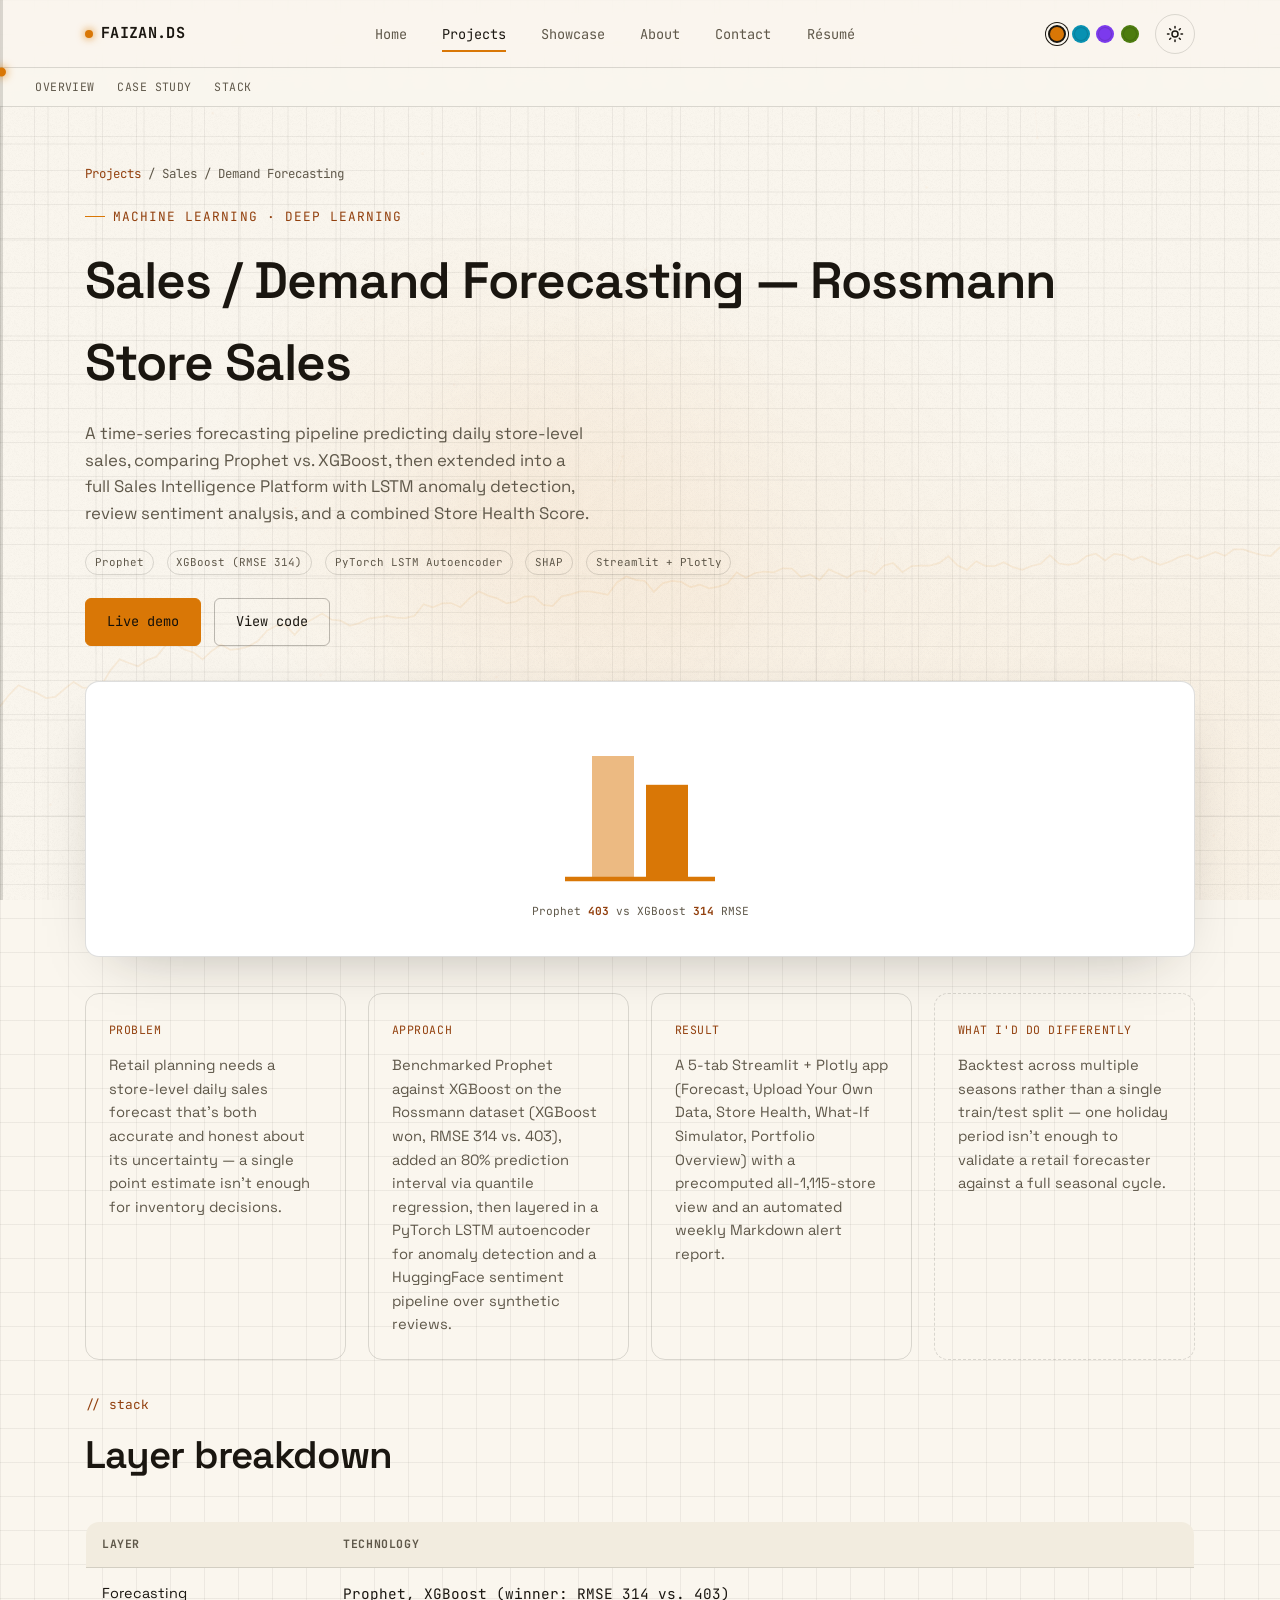
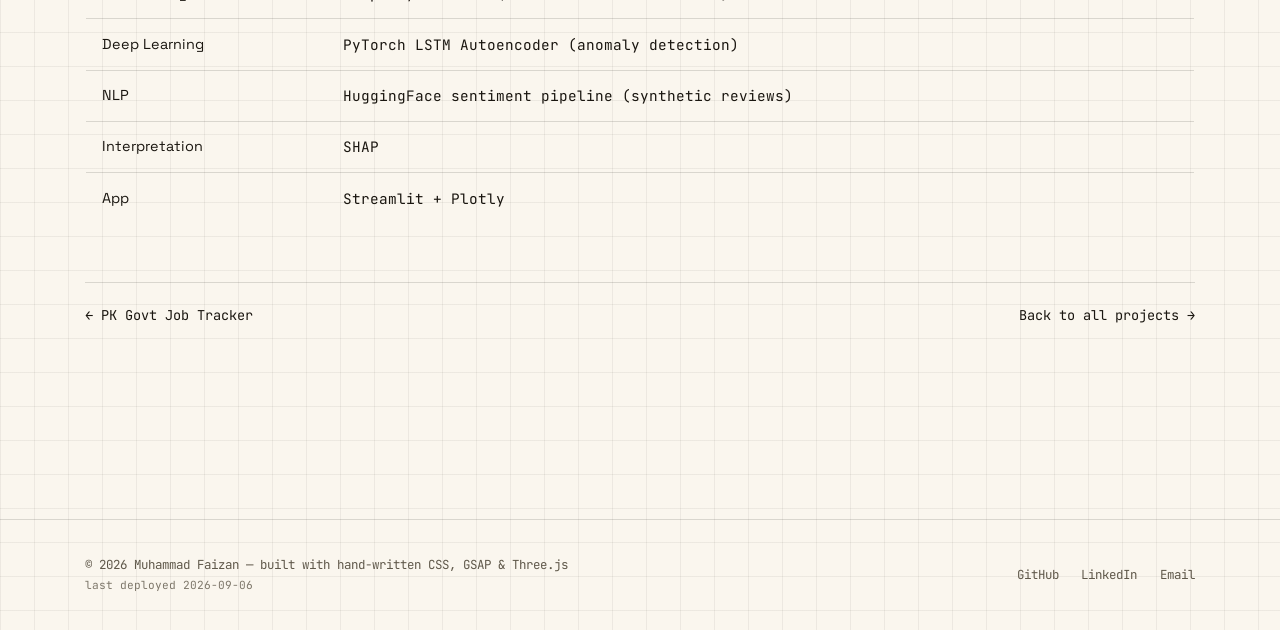
<file: projects/sales-forecasting.html>
<!DOCTYPE html>
<html lang="en">
<head>
<meta charset="UTF-8">
<meta name="viewport" content="width=device-width, initial-scale=1.0">
<title>Sales / Demand Forecasting — Muhammad Faizan</title>
<meta name="description" content="A time-series forecasting pipeline predicting daily store-level sales, comparing Prophet vs. XGBoost, extended into a full Sales Intelligence Platform with LSTM anomaly detection.">
<link rel="canonical" href="https://faizan4356.github.io/Portfolio/projects/sales-forecasting.html">
<meta property="og:type" content="article">
<meta property="og:title" content="Sales / Demand Forecasting — Muhammad Faizan">
<meta property="og:description" content="Prophet vs. XGBoost forecasting on Rossmann store sales (RMSE 314 vs. 403), extended with LSTM anomaly detection.">
<meta property="og:image" content="https://faizan4356.github.io/Portfolio/assets/img/headshot.jpg">
<meta property="og:url" content="https://faizan4356.github.io/Portfolio/projects/sales-forecasting.html">
<meta name="twitter:card" content="summary_large_image">
<link rel="preconnect" href="https://fonts.googleapis.com">
<link rel="preconnect" href="https://fonts.gstatic.com" crossorigin>
<link rel="stylesheet" href="https://fonts.googleapis.com/css2?family=Space+Grotesk:wght@400;500;600;700&family=JetBrains+Mono:wght@400;500;700&display=swap">
<link rel="stylesheet" href="../assets/css/styles.css">
<script>(function(){try{var t=localStorage.getItem('faizan-theme');if(t)document.documentElement.setAttribute('data-theme',t);var p=localStorage.getItem('faizan-palette');if(p&&p!=='amber')document.documentElement.setAttribute('data-palette',p);}catch(e){}})();</script>
<script src="../assets/js/bg-datascience.js" defer></script>
<script type="application/ld+json">
{
  "@context": "https://schema.org",
  "@type": "SoftwareApplication",
  "name": "sales-forecasting-project",
  "applicationCategory": "Time Series Forecasting",
  "author": { "@type": "Person", "name": "Muhammad Faizan" },
  "codeRepository": "https://github.com/Faizan4356/sales-forecasting-project",
  "url": "https://sales-forecasting-project-espba4qtsytr6h4sjctpzr.streamlit.app",
  "description": "Time-series forecasting pipeline predicting daily store-level sales, comparing Prophet vs XGBoost, extended with LSTM anomaly detection and sentiment analysis."
}
</script>
</head>
<body class="grid-bg">
<a class="skip-link" href="#main">Skip to content</a>
<div class="signal-line" data-signal-line aria-hidden="true"><div class="signal-line__fill"></div></div>

<header class="site-header">
  <div class="wrap nav">
    <a class="brand" href="../index.html"><span class="brand__dot" aria-hidden="true"></span>FAIZAN.DS</a>
    <button class="nav__burger" data-nav-burger aria-label="Toggle menu" aria-expanded="false" aria-controls="nav-links">
      <span></span><span></span><span></span>
    </button>
    <ul class="nav__links" id="nav-links" data-nav-links>
      <li><a href="../index.html">Home</a></li>
      <li><a href="../projects/index.html" aria-current="page">Projects</a></li><li><a href="../showcase.html">Showcase</a></li>
      <li><a href="../about.html">About</a></li>
      <li><a href="../contact.html">Contact</a></li><li><a href="../assets/resume.pdf" target="_blank" rel="noopener">R&eacute;sum&eacute;</a></li>
    </ul>
    <div class="nav__actions">
      <div class="palette-switcher" data-palette-switcher role="group" aria-label="Accent color palette">
        <button class="palette-swatch" data-palette-value="amber" aria-pressed="true" aria-label="Switch to amber color scheme" style="--swatch-color:#d97706"></button>
        <button class="palette-swatch" data-palette-value="cyan" aria-pressed="false" aria-label="Switch to cyan color scheme" style="--swatch-color:#0891b2"></button>
        <button class="palette-swatch" data-palette-value="violet" aria-pressed="false" aria-label="Switch to violet color scheme" style="--swatch-color:#7c3aed"></button>
        <button class="palette-swatch" data-palette-value="sage" aria-pressed="false" aria-label="Switch to sage color scheme" style="--swatch-color:#4d7c0f"></button>
      </div>
      <button class="theme-toggle" data-theme-toggle aria-pressed="false" aria-label="Switch to dark theme">
        <svg class="icon-sun" aria-hidden="true" viewBox="0 0 24 24" stroke-width="2" stroke-linecap="round"><circle cx="12" cy="12" r="4"/><path d="M12 2v2M12 20v2M4.9 4.9l1.4 1.4M17.7 17.7l1.4 1.4M2 12h2M20 12h2M4.9 19.1l1.4-1.4M17.7 6.3l1.4-1.4"/></svg>
        <svg class="icon-moon" aria-hidden="true" viewBox="0 0 24 24" stroke-width="2" stroke-linecap="round"><path d="M21 12.8A9 9 0 1111.2 3 7 7 0 0021 12.8z"/></svg>
      </button>
    </div>
  </div>
</header>

<nav class="page-toc" aria-label="On this page">
  <div class="page-toc__inner">
    <a href="#p-title">Overview</a>
    <a href="#case-study">Case study</a>
    <a href="#stack">Stack</a>
  </div>
</nav>


<main id="main">
  <section class="section project-hero" data-signal-marker aria-labelledby="p-title">
    <div class="wrap">
      <p class="breadcrumb"><a href="../projects/index.html">Projects</a> / Sales / Demand Forecasting</p>
      <p class="eyebrow">Machine Learning · Deep Learning</p>
      <h1 id="p-title" style="font-size:clamp(2rem,4.5vw,3.2rem)">Sales / Demand Forecasting — Rossmann Store Sales</h1>
      <p class="hero__lede" style="margin-top:1rem">A time-series forecasting pipeline predicting daily store-level sales, comparing Prophet vs. XGBoost, then extended into a full Sales Intelligence Platform with LSTM anomaly detection, review sentiment analysis, and a combined Store Health Score.</p>
      <div class="project-meta">
        <span class="tag">Prophet</span><span class="tag">XGBoost (RMSE 314)</span><span class="tag">PyTorch LSTM Autoencoder</span><span class="tag">SHAP</span><span class="tag">Streamlit + Plotly</span>
      </div>
      <div class="btn-row" style="margin-top:1.2rem">
        <a class="btn btn--primary" data-magnetic href="https://sales-forecasting-project-espba4qtsytr6h4sjctpzr.streamlit.app" target="_blank" rel="noopener">Live demo</a>
        <a class="btn btn--ghost" data-magnetic href="https://github.com/Faizan4356/sales-forecasting-project" target="_blank" rel="noopener">View code</a>
      </div>

      <div class="project-shot center">
        <!-- real metric: Prophet RMSE 403 vs XGBoost RMSE 314, bar heights
             proportional to the actual reported values -->
        <div class="sig-icon" data-reveal style="width:180px;height:180px;margin:0 auto;color:var(--accent)" role="img" aria-label="Bar comparison of forecasting RMSE: Prophet 403 versus XGBoost 314, XGBoost lower and better">
          <svg viewBox="0 0 120 120" fill="none" stroke="none">
            <line x1="10" y1="108" x2="110" y2="108" stroke="currentColor" stroke-width="3"/>
            <rect class="mini-chart__bar" x="28" y="26" width="28" height="82" fill="currentColor" opacity="0.5"/>
            <rect class="mini-chart__bar" x="64" y="45.2" width="28" height="62.8" fill="var(--accent)" style="transition-delay:150ms"/>
          </svg>
        </div>
        <span class="mini-chart__metric center" style="display:block">Prophet <strong>403</strong> vs XGBoost <strong>314</strong> RMSE</span>
      </div>

      <div class="pbp-grid" id="case-study">
        <div class="pbp-card">
          <span class="pbp-card__label">Problem</span>
          <p>Retail planning needs a store-level daily sales forecast that's both accurate and honest about its uncertainty — a single point estimate isn't enough for inventory decisions.</p>
        </div>
        <div class="pbp-card">
          <span class="pbp-card__label">Approach</span>
          <p>Benchmarked Prophet against XGBoost on the Rossmann dataset (XGBoost won, RMSE 314 vs. 403), added an 80% prediction interval via quantile regression, then layered in a PyTorch LSTM autoencoder for anomaly detection and a HuggingFace sentiment pipeline over synthetic reviews.</p>
        </div>
        <div class="pbp-card">
          <span class="pbp-card__label">Result</span>
          <p>A 5-tab Streamlit + Plotly app (Forecast, Upload Your Own Data, Store Health, What-If Simulator, Portfolio Overview) with a precomputed all-1,115-store view and an automated weekly Markdown alert report.</p>
        </div>
        <div class="pbp-card pbp-card--retro">
          <span class="pbp-card__label">What I'd do differently</span>
          <p>Backtest across multiple seasons rather than a single train/test split — one holiday period isn't enough to validate a retail forecaster against a full seasonal cycle.</p>
        </div>
      </div>

      <div class="section-head">
        <span class="section-head__index" aria-hidden="true">// stack</span>
        <h2 id="stack">Layer breakdown</h2>
      </div>
      <div class="table-scroll"><table class="data-table">
        <thead><tr><th scope="col">Layer</th><th scope="col">Technology</th></tr></thead>
        <tbody>
          <tr><td>Forecasting</td><td class="mono">Prophet, XGBoost (winner: RMSE 314 vs. 403)</td></tr>
          <tr><td>Deep Learning</td><td class="mono">PyTorch LSTM Autoencoder (anomaly detection)</td></tr>
          <tr><td>NLP</td><td class="mono">HuggingFace sentiment pipeline (synthetic reviews)</td></tr>
          <tr><td>Interpretation</td><td class="mono">SHAP</td></tr>
          <tr><td>App</td><td class="mono">Streamlit + Plotly</td></tr>
        </tbody>
      </table></div>

      <nav class="project-nav" aria-label="Project navigation">
        <a href="pk-job-tracker.html">← PK Govt Job Tracker</a>
        <a href="../projects/index.html">Back to all projects →</a>
      </nav>
    </div>
  </section>
</main>

<footer class="site-footer">
  <canvas class="footer-bg-canvas" data-footer-canvas aria-hidden="true"></canvas>
  <div class="wrap footer-inner">
    <span>© 2026 Muhammad Faizan — built with hand-written CSS, GSAP &amp; Three.js<br><span class="footer-updated">last deployed 2026-09-06</span></span>
    <div class="footer-links">
      <a href="https://github.com/Faizan4356" target="_blank" rel="noopener">GitHub</a>
      <a href="https://www.linkedin.com/in/muhammad-faizan-544b72305/" target="_blank" rel="noopener">LinkedIn</a>
      <a href="mailto:mf5768194@gmail.com">Email</a>
    </div>
  </div>
</footer>

<script src="../assets/js/github.js" defer></script>
<script src="../assets/js/main.js" defer></script>
</body>
</html>
</file>
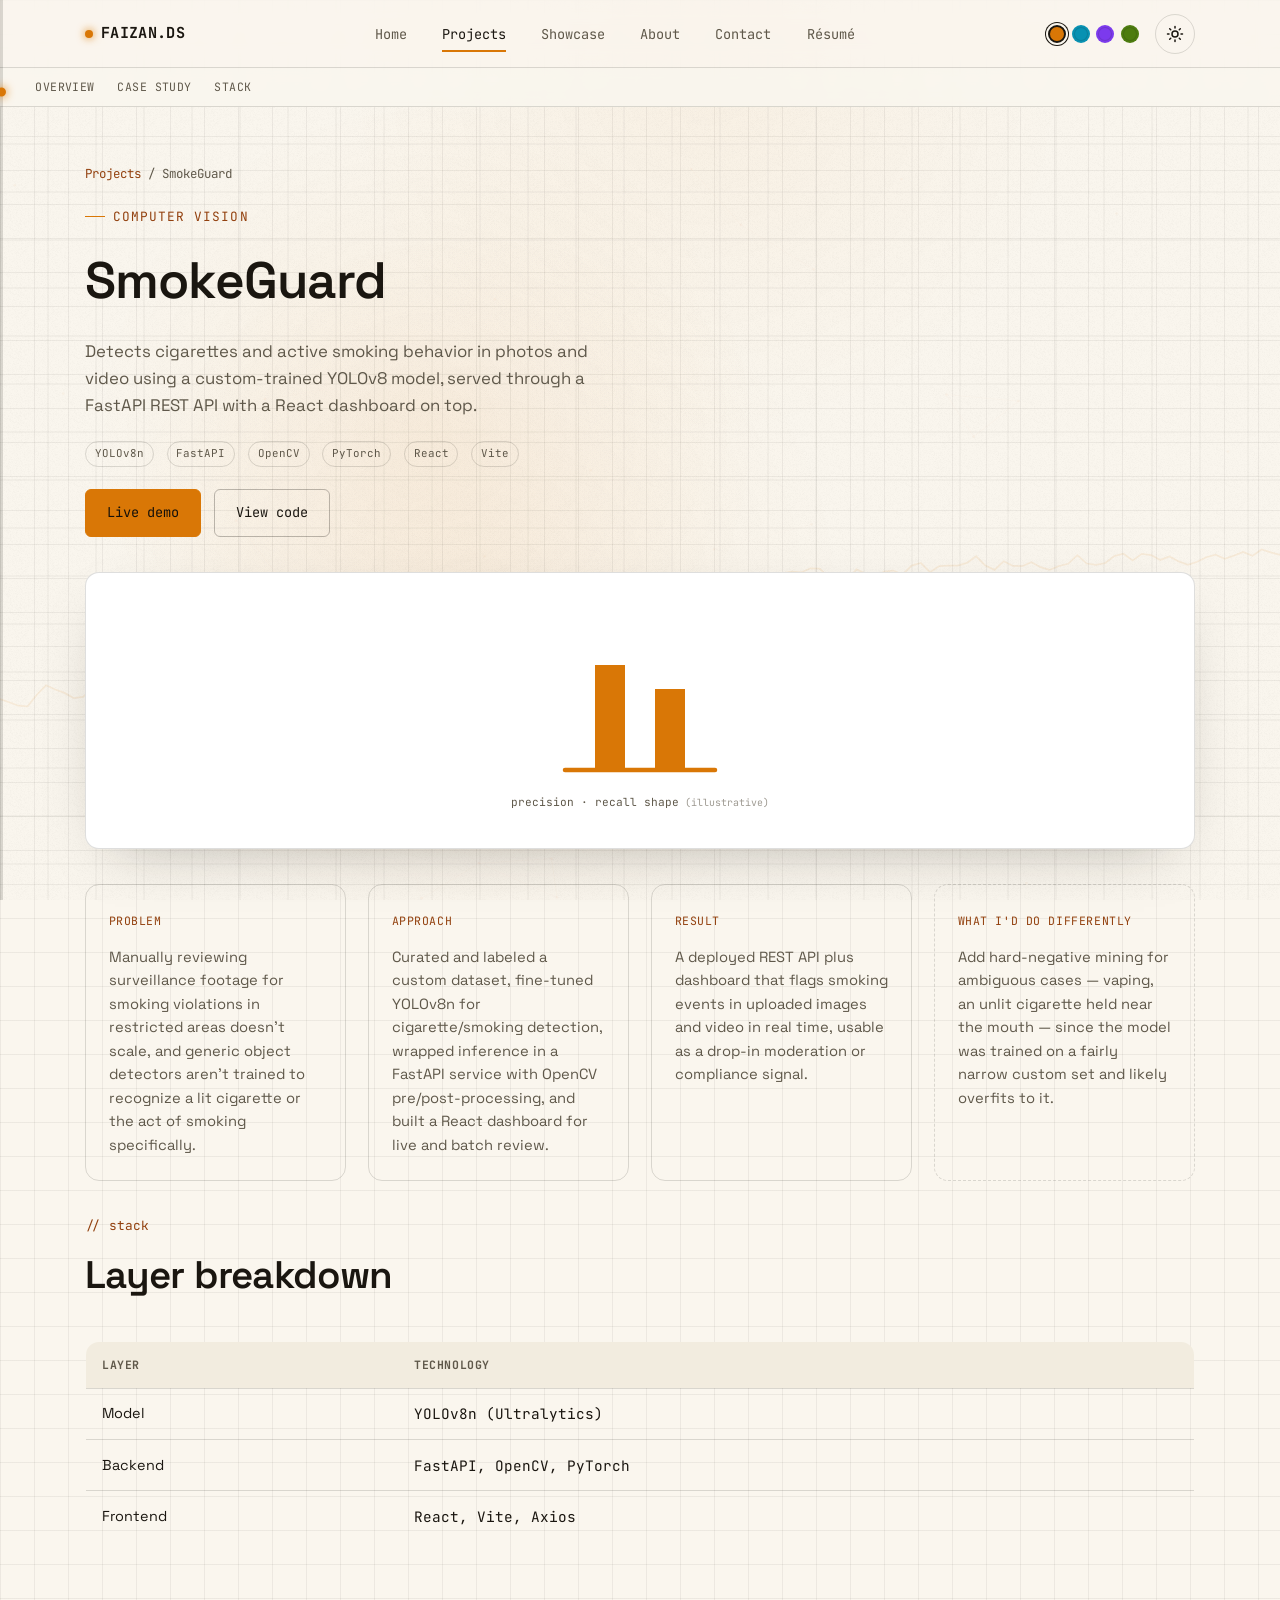
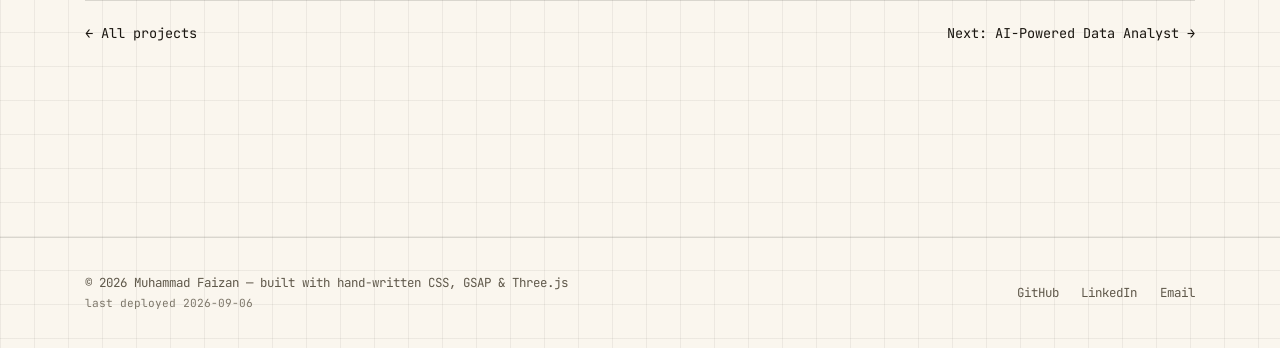
<file: projects/smokeguard.html>
<!DOCTYPE html>
<html lang="en">
<head>
<meta charset="UTF-8">
<meta name="viewport" content="width=device-width, initial-scale=1.0">
<title>SmokeGuard — Muhammad Faizan</title>
<meta name="description" content="SmokeGuard: a custom-trained YOLOv8 model detecting cigarettes and active smoking behavior in photos and video, served through FastAPI with a React dashboard.">
<link rel="canonical" href="https://faizan4356.github.io/Portfolio/projects/smokeguard.html">
<meta property="og:type" content="article">
<meta property="og:title" content="SmokeGuard — Muhammad Faizan">
<meta property="og:description" content="Custom YOLOv8 smoking/cigarette detection served through FastAPI with a React dashboard.">
<meta property="og:image" content="https://faizan4356.github.io/Portfolio/assets/img/headshot.jpg">
<meta property="og:url" content="https://faizan4356.github.io/Portfolio/projects/smokeguard.html">
<meta name="twitter:card" content="summary_large_image">
<link rel="preconnect" href="https://fonts.googleapis.com">
<link rel="preconnect" href="https://fonts.gstatic.com" crossorigin>
<link rel="stylesheet" href="https://fonts.googleapis.com/css2?family=Space+Grotesk:wght@400;500;600;700&family=JetBrains+Mono:wght@400;500;700&display=swap">
<link rel="stylesheet" href="../assets/css/styles.css">
<script>(function(){try{var t=localStorage.getItem('faizan-theme');if(t)document.documentElement.setAttribute('data-theme',t);var p=localStorage.getItem('faizan-palette');if(p&&p!=='amber')document.documentElement.setAttribute('data-palette',p);}catch(e){}})();</script>
<script src="../assets/js/bg-datascience.js" defer></script>
<script type="application/ld+json">
{
  "@context": "https://schema.org",
  "@type": "SoftwareApplication",
  "name": "SmokeGuard",
  "applicationCategory": "Computer Vision",
  "author": { "@type": "Person", "name": "Muhammad Faizan" },
  "codeRepository": "https://github.com/Faizan4356/SmokeGuard",
  "url": "https://smokeguard.onrender.com/",
  "description": "Detects cigarettes and active smoking behavior in photos and video using a custom-trained YOLOv8 model, served through a FastAPI REST API with a React dashboard."
}
</script>
</head>
<body class="grid-bg">
<a class="skip-link" href="#main">Skip to content</a>
<div class="signal-line" data-signal-line aria-hidden="true"><div class="signal-line__fill"></div></div>

<header class="site-header">
  <div class="wrap nav">
    <a class="brand" href="../index.html"><span class="brand__dot" aria-hidden="true"></span>FAIZAN.DS</a>
    <button class="nav__burger" data-nav-burger aria-label="Toggle menu" aria-expanded="false" aria-controls="nav-links">
      <span></span><span></span><span></span>
    </button>
    <ul class="nav__links" id="nav-links" data-nav-links>
      <li><a href="../index.html">Home</a></li>
      <li><a href="../projects/index.html" aria-current="page">Projects</a></li><li><a href="../showcase.html">Showcase</a></li>
      <li><a href="../about.html">About</a></li>
      <li><a href="../contact.html">Contact</a></li><li><a href="../assets/resume.pdf" target="_blank" rel="noopener">R&eacute;sum&eacute;</a></li>
    </ul>
    <div class="nav__actions">
      <div class="palette-switcher" data-palette-switcher role="group" aria-label="Accent color palette">
        <button class="palette-swatch" data-palette-value="amber" aria-pressed="true" aria-label="Switch to amber color scheme" style="--swatch-color:#d97706"></button>
        <button class="palette-swatch" data-palette-value="cyan" aria-pressed="false" aria-label="Switch to cyan color scheme" style="--swatch-color:#0891b2"></button>
        <button class="palette-swatch" data-palette-value="violet" aria-pressed="false" aria-label="Switch to violet color scheme" style="--swatch-color:#7c3aed"></button>
        <button class="palette-swatch" data-palette-value="sage" aria-pressed="false" aria-label="Switch to sage color scheme" style="--swatch-color:#4d7c0f"></button>
      </div>
      <button class="theme-toggle" data-theme-toggle aria-pressed="false" aria-label="Switch to dark theme">
        <svg class="icon-sun" aria-hidden="true" viewBox="0 0 24 24" stroke-width="2" stroke-linecap="round"><circle cx="12" cy="12" r="4"/><path d="M12 2v2M12 20v2M4.9 4.9l1.4 1.4M17.7 17.7l1.4 1.4M2 12h2M20 12h2M4.9 19.1l1.4-1.4M17.7 6.3l1.4-1.4"/></svg>
        <svg class="icon-moon" aria-hidden="true" viewBox="0 0 24 24" stroke-width="2" stroke-linecap="round"><path d="M21 12.8A9 9 0 1111.2 3 7 7 0 0021 12.8z"/></svg>
      </button>
    </div>
  </div>
</header>

<nav class="page-toc" aria-label="On this page">
  <div class="page-toc__inner">
    <a href="#p-title">Overview</a>
    <a href="#case-study">Case study</a>
    <a href="#stack">Stack</a>
  </div>
</nav>


<main id="main">
  <section class="section project-hero" data-signal-marker aria-labelledby="p-title">
    <div class="wrap">
      <p class="breadcrumb"><a href="../projects/index.html">Projects</a> / SmokeGuard</p>
      <p class="eyebrow">Computer Vision</p>
      <h1 id="p-title" style="font-size:clamp(2rem,4.5vw,3.2rem)">SmokeGuard</h1>
      <p class="hero__lede" style="margin-top:1rem">Detects cigarettes and active smoking behavior in photos and video using a custom-trained YOLOv8 model, served through a FastAPI REST API with a React dashboard on top.</p>
      <div class="project-meta">
        <span class="tag">YOLOv8n</span><span class="tag">FastAPI</span><span class="tag">OpenCV</span><span class="tag">PyTorch</span><span class="tag">React</span><span class="tag">Vite</span>
      </div>
      <div class="btn-row" style="margin-top:1.2rem">
        <a class="btn btn--primary" data-magnetic href="https://smokeguard.onrender.com/" target="_blank" rel="noopener">Live demo</a>
        <a class="btn btn--ghost" data-magnetic href="https://github.com/Faizan4356/SmokeGuard" target="_blank" rel="noopener">View code</a>
      </div>

      <div class="project-shot center">
        <!-- illustrative shape only: precision/recall aren't reported in the
             SmokeGuard README, so no numeral is shown, per the site's rule
             against presenting made-up numbers as fact -->
        <div class="sig-icon" data-reveal style="width:180px;height:180px;margin:0 auto;color:var(--accent)" role="img" aria-label="Illustrative precision and recall bar pair for SmokeGuard's detector">
          <svg viewBox="0 0 120 120" fill="none" stroke="currentColor" stroke-width="3" stroke-linecap="round" stroke-linejoin="round">
            <line x1="10" y1="108" x2="110" y2="108"/>
            <rect class="mini-chart__bar" x="30" y="38" width="20" height="70" fill="currentColor" stroke="none"/>
            <rect class="mini-chart__bar" x="70" y="54" width="20" height="54" fill="currentColor" stroke="none" style="transition-delay:150ms"/>
          </svg>
        </div>
        <span class="mini-chart__metric is-illustrative center" style="display:block">precision · recall shape</span>
      </div>

      <div class="pbp-grid" id="case-study">
        <div class="pbp-card">
          <span class="pbp-card__label">Problem</span>
          <p>Manually reviewing surveillance footage for smoking violations in restricted areas doesn't scale, and generic object detectors aren't trained to recognize a lit cigarette or the act of smoking specifically.</p>
        </div>
        <div class="pbp-card">
          <span class="pbp-card__label">Approach</span>
          <p>Curated and labeled a custom dataset, fine-tuned YOLOv8n for cigarette/smoking detection, wrapped inference in a FastAPI service with OpenCV pre/post-processing, and built a React dashboard for live and batch review.</p>
        </div>
        <div class="pbp-card">
          <span class="pbp-card__label">Result</span>
          <p>A deployed REST API plus dashboard that flags smoking events in uploaded images and video in real time, usable as a drop-in moderation or compliance signal.</p>
        </div>
        <div class="pbp-card pbp-card--retro">
          <span class="pbp-card__label">What I'd do differently</span>
          <p>Add hard-negative mining for ambiguous cases — vaping, an unlit cigarette held near the mouth — since the model was trained on a fairly narrow custom set and likely overfits to it.</p>
        </div>
      </div>

      <div class="section-head">
        <span class="section-head__index" aria-hidden="true">// stack</span>
        <h2 id="stack">Layer breakdown</h2>
      </div>
      <div class="table-scroll"><table class="data-table">
        <thead><tr><th scope="col">Layer</th><th scope="col">Technology</th></tr></thead>
        <tbody>
          <tr><td>Model</td><td class="mono">YOLOv8n (Ultralytics)</td></tr>
          <tr><td>Backend</td><td class="mono">FastAPI, OpenCV, PyTorch</td></tr>
          <tr><td>Frontend</td><td class="mono">React, Vite, Axios</td></tr>
        </tbody>
      </table></div>

      <nav class="project-nav" aria-label="Project navigation">
        <a href="../projects/index.html">← All projects</a>
        <a href="ai-data-analyst.html">Next: AI-Powered Data Analyst →</a>
      </nav>
    </div>
  </section>
</main>

<footer class="site-footer">
  <canvas class="footer-bg-canvas" data-footer-canvas aria-hidden="true"></canvas>
  <div class="wrap footer-inner">
    <span>© 2026 Muhammad Faizan — built with hand-written CSS, GSAP &amp; Three.js<br><span class="footer-updated">last deployed 2026-09-06</span></span>
    <div class="footer-links">
      <a href="https://github.com/Faizan4356" target="_blank" rel="noopener">GitHub</a>
      <a href="https://www.linkedin.com/in/muhammad-faizan-544b72305/" target="_blank" rel="noopener">LinkedIn</a>
      <a href="mailto:mf5768194@gmail.com">Email</a>
    </div>
  </div>
</footer>

<script src="../assets/js/github.js" defer></script>
<script src="../assets/js/main.js" defer></script>
</body>
</html>
</file>
<file: assets/css/styles.css>
/* ==========================================================================
   Muhammad Faizan — portfolio design system
   Data-science / lab-notebook visual language: mono labels, amber accent,
   graph-paper grids, terminal motifs. Light-by-default warm paper palette
   with a dark override. All color via CSS custom properties — no stray hex.
   ========================================================================== */

/* ---- site-wide ambient background canvas (live training-loss curve) ---- */
.bg-ds-canvas {
  position: fixed;
  inset: 0;
  z-index: -1;
  pointer-events: none;
  width: 100vw;
  height: 100vh;
}

/* ---- tokens -------------------------------------------------------------*/
:root {
  --bg: #faf6ee;
  --bg-alt: #f2ecdf;
  --card-bg: #ffffff;
  --text: #1a1610;
  --text-muted: #5f584a;
  --accent: #d97706;
  --accent-2: #92400e;
  --accent-text: #92400e; /* AA-contrast (6.5:1) text variant of --accent on light --bg */
  --border: rgba(26, 22, 16, 0.14);
  --border-strong: rgba(26, 22, 16, 0.28);
  --grid-line: rgba(26, 22, 16, 0.06);
  --shadow: 0 20px 60px -30px rgba(26, 22, 16, 0.35);
  --focus-ring: 0 0 0 3px rgba(217, 119, 6, 0.55);

  --font-display: "Space Grotesk", "Segoe UI", system-ui, sans-serif;
  --font-mono: "JetBrains Mono", "SFMono-Regular", Consolas, monospace;

  --space-1: 0.4rem;
  --space-2: 0.8rem;
  --space-3: 1.4rem;
  --space-4: 2.2rem;
  --space-5: 3.6rem;
  --space-6: 6rem;

  --radius-s: 6px;
  --radius-m: 14px;
  --nav-h: 68px;
  --content-w: 1180px;

  --ease: cubic-bezier(0.16, 1, 0.3, 1);
  --signal-intensity: 0.5; /* 0-1, set at runtime from live GitHub activity recency */
  color-scheme: light;
}

@media (prefers-color-scheme: dark) {
  :root:not([data-theme="light"]) {
    color-scheme: dark;
    --bg: #0a0908;
    --bg-alt: #121009;
    --card-bg: #16130d;
    --text: #f3ede0;
    --text-muted: #a89d89;
    --accent: #f59e0b;
    --accent-2: #fbbf24;
    --accent-text: #f59e0b; /* 9:1+ on dark --bg, no darkening needed */
    --border: rgba(245, 237, 224, 0.14);
    --border-strong: rgba(245, 237, 224, 0.3);
    --grid-line: rgba(245, 237, 224, 0.06);
    --shadow: 0 20px 60px -25px rgba(0, 0, 0, 0.7);
  }
}

:root[data-theme="dark"] {
  color-scheme: dark;
  --bg: #0a0908;
  --bg-alt: #121009;
  --card-bg: #16130d;
  --text: #f3ede0;
  --text-muted: #a89d89;
  --accent: #f59e0b;
  --accent-2: #fbbf24;
  --accent-text: #f59e0b;
  --border: rgba(245, 237, 224, 0.14);
  --border-strong: rgba(245, 237, 224, 0.3);
  --grid-line: rgba(245, 237, 224, 0.06);
  --shadow: 0 20px 60px -25px rgba(0, 0, 0, 0.7);
}

/* ---- accent palette overrides ------------------------------------------
   A second, independent axis from light/dark: data-palette on <html>.
   "amber" is the default and needs no override block (it's already the
   base :root/[data-theme=dark] values above). Only --accent/--accent-2/
   --accent-text are palette-scoped — every other token (borders, grid,
   backgrounds) is neutral ink-based and doesn't need to change per
   palette. hero3d.js, bg-datascience.js and stats3d.js all already
   re-read --accent on the "themechange" event, so the palette switcher
   in main.js reuses that same event name — none of those three files
   need any code change to re-tint.
   Each accent-text value below is a darkened variant of --accent chosen
   to clear 4.5:1 against --bg with real margin (see contrast figures in
   the PR/commit message); dark-mode accents already clear 7:1+ against
   the near-black dark --bg, so accent-text just reuses --accent there. */
:root[data-palette="cyan"] {
  --accent: #0891b2;
  --accent-2: #155e75;
  --accent-text: #06667d; /* 6.06:1 on light --bg */
}
:root[data-palette="cyan"][data-theme="dark"] {
  --accent: #22d3ee;
  --accent-2: #67e8f9;
  --accent-text: #22d3ee; /* 11:1 on dark --bg */
}
@media (prefers-color-scheme: dark) {
  :root[data-palette="cyan"]:not([data-theme="light"]) {
    --accent: #22d3ee;
    --accent-2: #67e8f9;
    --accent-text: #22d3ee;
  }
}

:root[data-palette="violet"] {
  --accent: #7c3aed;
  --accent-2: #5b21b6;
  --accent-text: #712aec; /* 6.02:1 on light --bg */
}
:root[data-palette="violet"][data-theme="dark"] {
  --accent: #a78bfa;
  --accent-2: #c4b5fd;
  --accent-text: #a78bfa; /* 7.31:1 on dark --bg */
}
@media (prefers-color-scheme: dark) {
  :root[data-palette="violet"]:not([data-theme="light"]) {
    --accent: #a78bfa;
    --accent-2: #c4b5fd;
    --accent-text: #a78bfa;
  }
}

:root[data-palette="sage"] {
  --accent: #4d7c0f;
  --accent-2: #3f6212;
  --accent-text: #41690d; /* 6.01:1 on light --bg */
}
:root[data-palette="sage"][data-theme="dark"] {
  --accent: #84cc16;
  --accent-2: #a3e635;
  --accent-text: #84cc16; /* 10.07:1 on dark --bg */
}
@media (prefers-color-scheme: dark) {
  :root[data-palette="sage"]:not([data-theme="light"]) {
    --accent: #84cc16;
    --accent-2: #a3e635;
    --accent-text: #84cc16;
  }
}

/* palette-switcher swatch UI, next to the theme toggle */
.palette-switcher {
  display: flex;
  align-items: center;
  gap: 0.4rem;
  padding: 0 0.2rem;
}
.palette-swatch {
  width: 18px;
  height: 18px;
  border-radius: 50%;
  background: var(--swatch-color);
  border: 2px solid transparent;
  box-shadow: inset 0 0 0 1px var(--border);
  transition: transform 0.15s var(--ease), box-shadow 0.2s ease;
  flex-shrink: 0;
}
.palette-swatch:hover { transform: scale(1.15); }
.palette-swatch[aria-pressed="true"] {
  border-color: var(--text);
  box-shadow: 0 0 0 2px var(--bg), 0 0 0 3px var(--text);
}

/* ---- reset ---------------------------------------------------------------*/
*, *::before, *::after { box-sizing: border-box; }
html { scroll-behavior: smooth; }
@media (prefers-reduced-motion: reduce) {
  html { scroll-behavior: auto; }
  *, *::before, *::after {
    animation-duration: 0.001ms !important;
    animation-iteration-count: 1 !important;
    transition-duration: 0.001ms !important;
    scroll-behavior: auto !important;
  }
}

body {
  margin: 0;
  background: var(--bg);
  color: var(--text);
  font-family: var(--font-display);
  font-size: 16px;
  line-height: 1.6;
  -webkit-font-smoothing: antialiased;
  overflow-x: hidden;
  transition: background-color 0.3s var(--ease), color 0.3s var(--ease);
}

img { max-width: 100%; display: block; }
a { color: inherit; text-decoration: none; }
h1, h2, h3, h4 { font-family: var(--font-display); margin: 0; font-weight: 600; letter-spacing: -0.02em; }
p { margin: 0; }
ul { margin: 0; padding: 0; list-style: none; }
button { font: inherit; color: inherit; background: none; border: none; cursor: pointer; }
table { border-collapse: collapse; width: 100%; }

.visually-hidden {
  position: absolute !important;
  width: 1px; height: 1px;
  padding: 0; margin: -1px;
  overflow: hidden;
  clip: rect(0, 0, 0, 0);
  white-space: nowrap;
  border: 0;
}

:focus-visible {
  outline: none;
  box-shadow: var(--focus-ring);
  border-radius: var(--radius-s);
}

.skip-link {
  position: fixed;
  top: -100px;
  left: 1rem;
  z-index: 300;
  background: var(--accent);
  color: #14100a;
  padding: 0.6rem 1rem;
  border-radius: var(--radius-s);
  font-family: var(--font-mono);
  font-size: 0.85rem;
  transition: top 0.2s var(--ease);
}
.skip-link:focus { top: 1rem; }

/* ---- graph-paper texture --------------------------------------------------*/
.grid-bg {
  position: relative;
}
.grid-bg::before {
  content: "";
  position: absolute;
  inset: 0;
  background-image:
    linear-gradient(var(--grid-line) 1px, transparent 1px),
    linear-gradient(90deg, var(--grid-line) 1px, transparent 1px);
  background-size: 34px 34px;
  pointer-events: none;
  z-index: 0;
}

/* ---- layout ----------------------------------------------------------- */
.wrap {
  max-width: var(--content-w);
  margin: 0 auto;
  padding: 0 var(--space-4);
}
main { display: block; position: relative; z-index: 1; }

/* ---- signal line (scroll progress) ------------------------------------ */
.signal-line {
  position: fixed;
  top: 0; left: 0;
  width: 3px;
  height: 100%;
  z-index: 250;
  background: var(--border);
  pointer-events: none;
}
.signal-line__fill {
  width: 100%;
  height: 0%;
  background: var(--accent);
  box-shadow: 0 0 calc(6px + 10px * var(--signal-intensity, 0.5)) var(--accent);
  transform-origin: top;
  transition: box-shadow 0.6s ease;
}
.signal-line__marker {
  position: absolute;
  left: -3px;
  width: 9px; height: 9px;
  border-radius: 50%;
  background: var(--bg);
  border: 2px solid var(--border-strong);
  transform: translateY(-50%);
  transition: background-color 0.4s var(--ease), border-color 0.4s var(--ease), box-shadow 0.4s var(--ease);
}
.signal-line__marker.is-active {
  background: var(--accent);
  border-color: var(--accent);
  box-shadow: 0 0 10px var(--accent);
}

/* ---- nav ---------------------------------------------------------------*/
.site-header {
  position: sticky;
  top: 0;
  z-index: 200;
  height: var(--nav-h);
  display: flex;
  align-items: center;
  background: color-mix(in srgb, var(--bg) 82%, transparent);
  backdrop-filter: blur(10px);
  border-bottom: 1px solid var(--border);
}
.nav {
  width: 100%;
  display: flex;
  align-items: center;
  justify-content: space-between;
  gap: var(--space-3);
}
.brand {
  font-family: var(--font-mono);
  font-weight: 700;
  font-size: 0.95rem;
  letter-spacing: 0.02em;
  display: flex;
  align-items: center;
  gap: 0.5rem;
}
.brand__dot {
  width: 8px; height: 8px;
  border-radius: 50%;
  background: var(--accent);
  box-shadow: 0 0 8px var(--accent);
}
.nav__links {
  display: flex;
  align-items: center;
  gap: var(--space-4);
}
.nav__links a {
  font-family: var(--font-mono);
  font-size: 0.85rem;
  color: var(--text-muted);
  position: relative;
  padding: 0.3rem 0;
  transition: color 0.2s ease;
}
.nav__links a::after {
  content: "";
  position: absolute;
  left: 0; bottom: -4px;
  width: 0%; height: 2px;
  background: var(--accent);
  transition: width 0.25s var(--ease);
}
.nav__links a:hover,
.nav__links a[aria-current="page"] {
  color: var(--text);
}
.nav__links a:hover::after,
.nav__links a[aria-current="page"]::after { width: 100%; }

.nav__actions { display: flex; align-items: center; gap: var(--space-2); }

.theme-toggle {
  width: 40px; height: 40px;
  border-radius: 50%;
  border: 1px solid var(--border);
  display: flex; align-items: center; justify-content: center;
  transition: border-color 0.2s ease, transform 0.2s ease;
}
.theme-toggle:hover { border-color: var(--accent); transform: rotate(20deg); }
.theme-toggle svg { width: 18px; height: 18px; stroke: var(--text); fill: none; }
.theme-toggle .icon-moon { display: none; }
:root[data-theme="dark"] .theme-toggle .icon-sun { display: none; }
:root[data-theme="dark"] .theme-toggle .icon-moon { display: block; }
@media (prefers-color-scheme: dark) {
  :root:not([data-theme="light"]) .theme-toggle .icon-sun { display: none; }
  :root:not([data-theme="light"]) .theme-toggle .icon-moon { display: block; }
}

.nav__burger {
  display: none;
  width: 40px; height: 40px;
  border: 1px solid var(--border);
  border-radius: var(--radius-s);
  flex-direction: column;
  align-items: center;
  justify-content: center;
  gap: 4px;
}
.nav__burger span {
  width: 18px; height: 2px;
  background: var(--text);
  transition: transform 0.25s var(--ease), opacity 0.25s var(--ease);
}
.nav__burger[aria-expanded="true"] span:nth-child(1) { transform: translateY(6px) rotate(45deg); }
.nav__burger[aria-expanded="true"] span:nth-child(2) { opacity: 0; }
.nav__burger[aria-expanded="true"] span:nth-child(3) { transform: translateY(-6px) rotate(-45deg); }

@media (max-width: 780px) {
  .nav__burger { display: flex; }
  .nav__links {
    position: fixed;
    inset: var(--nav-h) 0 auto 0;
    flex-direction: column;
    align-items: flex-start;
    background: var(--bg);
    border-bottom: 1px solid var(--border);
    padding: var(--space-3) var(--space-4) var(--space-4);
    gap: var(--space-3);
    transform: translateY(-8px);
    opacity: 0;
    visibility: hidden;
    transition: opacity 0.25s var(--ease), transform 0.25s var(--ease), visibility 0.25s;
  }
  .nav__links.is-open {
    transform: translateY(0);
    opacity: 1;
    visibility: visible;
  }
}

@media (max-width: 480px) {
  /* keep brand + palette swatches + theme toggle + burger from overflowing
     a 360px viewport now that the palette switcher adds 4 more controls */
  .brand { font-size: 0.82rem; gap: 0.35rem; }
  .nav { gap: 0.5rem; }
  .nav__actions { gap: 0.35rem; }
  .palette-switcher { gap: 0.22rem; padding: 0; }
  .palette-swatch { width: 14px; height: 14px; }
  .theme-toggle { width: 34px; height: 34px; }
  .nav__burger { width: 34px; height: 34px; }
}

/* ---- buttons -------------------------------------------------------------*/
.btn {
  display: inline-flex;
  align-items: center;
  gap: 0.5rem;
  font-family: var(--font-mono);
  font-size: 0.85rem;
  padding: 0.75rem 1.3rem;
  border-radius: var(--radius-s);
  border: 1px solid var(--border-strong);
  transition: transform 0.15s var(--ease), border-color 0.2s ease, background-color 0.2s ease;
  will-change: transform;
}
.btn--primary {
  background: var(--accent);
  color: #14100a;
  border-color: var(--accent);
}
.btn--primary:hover { box-shadow: 0 8px 24px -8px var(--accent); }
.btn--ghost:hover { border-color: var(--accent); color: var(--accent-text); }
.btn-row { display: flex; gap: var(--space-2); flex-wrap: wrap; }

/* ---- hero ---------------------------------------------------------------*/
.hero {
  position: relative;
  min-height: 92vh;
  display: flex;
  align-items: center;
  padding-top: var(--space-5);
  padding-bottom: var(--space-5);
  overflow: hidden;
}
.hero__canvas {
  position: absolute;
  inset: 0;
  z-index: 0;
  opacity: 0.55;
}
.hero__inner {
  position: relative;
  z-index: 1;
  display: grid;
  grid-template-columns: 1.2fr 0.8fr;
  gap: var(--space-5);
  align-items: center;
  width: 100%;
}
.eyebrow {
  font-family: var(--font-mono);
  font-size: 0.8rem;
  color: var(--accent-text);
  letter-spacing: 0.08em;
  text-transform: uppercase;
  display: flex;
  align-items: center;
  gap: 0.5rem;
  margin-bottom: var(--space-2);
}
.eyebrow::before {
  content: "";
  width: 20px; height: 1px;
  background: var(--accent);
}
.hero h1 {
  font-size: clamp(2.4rem, 5.5vw, 4.4rem);
  line-height: 1.05;
}
.hero h1 .line { display: block; overflow: hidden; }
.hero h1 .line span { display: inline-block; }
.hero__lede {
  margin-top: var(--space-3);
  max-width: 46ch;
  color: var(--text-muted);
  font-size: 1.05rem;
}
.hero__stats {
  display: flex;
  gap: var(--space-4);
  margin-top: var(--space-4);
  flex-wrap: wrap;
}
.stat { font-family: var(--font-mono); }
.stat__ring-row { display: flex; align-items: center; gap: 0.4rem; }
.stat__ring { width: 28px; height: 28px; flex-shrink: 0; transform: rotate(-90deg); }
.stat__ring-track { fill: none; stroke: var(--border); stroke-width: 3; }
.stat__ring-fill {
  fill: none;
  stroke: var(--accent);
  stroke-width: 3;
  stroke-linecap: round;
  stroke-dasharray: 81.68;
  stroke-dashoffset: 81.68;
  transition: stroke-dashoffset 0.1s linear;
}
.stat__num { font-size: 1.6rem; color: var(--accent-text); font-weight: 700; }
.stat__label { font-size: 0.72rem; color: var(--text-muted); text-transform: uppercase; letter-spacing: 0.05em; }
.hero__cta { margin-top: var(--space-4); }
.hero__social-link {
  width: 38px; height: 38px;
  border-radius: 50%;
  border: 1px solid var(--border);
  display: flex; align-items: center; justify-content: center;
  color: var(--text-muted);
  transition: border-color 0.2s ease, color 0.2s ease, transform 0.2s var(--ease);
}
.hero__social-link:hover { border-color: var(--accent); color: var(--accent-text); transform: translateY(-2px); }

/* photo card with tilt */
.photo-card {
  position: relative;
  perspective: 1200px;
  justify-self: center;
}
.photo-card__stage {
  position: relative;
  width: min(340px, 80vw);
  aspect-ratio: 4 / 5;
  transform-style: preserve-3d;
  transition: transform 0.2s var(--ease);
}
.photo-card__grid {
  position: absolute;
  inset: -18px;
  border: 1px solid var(--border-strong);
  border-radius: var(--radius-m);
  background-image:
    linear-gradient(var(--grid-line) 1px, transparent 1px),
    linear-gradient(90deg, var(--grid-line) 1px, transparent 1px);
  background-size: 20px 20px;
  transform: translateZ(-40px);
}
.photo-card__frame {
  position: absolute;
  inset: 0;
  border-radius: var(--radius-m);
  overflow: hidden;
  border: 1px solid var(--border);
  box-shadow: var(--shadow);
  transform: translateZ(20px);
  background: var(--card-bg);
}
.photo-card__frame img { width: 100%; height: 100%; object-fit: cover; }
.photo-card__tag {
  position: absolute;
  bottom: -14px; left: 50%;
  transform: translate(-50%, 0) translateZ(60px);
  background: var(--card-bg);
  border: 1px solid var(--border);
  padding: 0.4rem 0.9rem;
  border-radius: 999px;
  font-family: var(--font-mono);
  font-size: 0.72rem;
  white-space: nowrap;
}
/* compact variant (e.g. the small avatar-style card on about.html): the
   full-size tag's translateZ(60px) is proportionally huge on a ~150px
   card, and perspective foreshortening pushes it up over the face —
   scale the Z-offset and drop-position down to match */
.photo-card--sm .photo-card__tag {
  bottom: -10px;
  transform: translate(-50%, 0) translateZ(14px);
  padding: 0.25rem 0.6rem;
  font-size: 0.6rem;
  box-shadow: var(--shadow);
}

/* ---- terminal ------------------------------------------------------------*/
.terminal {
  background: var(--card-bg);
  border: 1px solid var(--border);
  border-radius: var(--radius-m);
  overflow: hidden;
  box-shadow: var(--shadow);
  max-width: 640px;
}
.terminal__bar {
  display: flex;
  align-items: center;
  gap: 0.4rem;
  padding: 0.7rem 0.9rem;
  border-bottom: 1px solid var(--border);
  background: var(--bg-alt);
}
.terminal__dot { width: 10px; height: 10px; border-radius: 50%; background: var(--border-strong); }
.terminal__title { margin-left: 0.5rem; font-family: var(--font-mono); font-size: 0.72rem; color: var(--text-muted); }
.terminal__body {
  padding: var(--space-3);
  font-family: var(--font-mono);
  font-size: 0.9rem;
  min-height: 3.4em;
}
.terminal__prompt::before { content: "$ "; color: var(--accent-text); }
.terminal__cursor {
  display: inline-block;
  width: 8px; height: 1.1em;
  background: var(--accent);
  vertical-align: text-bottom;
  margin-left: 2px;
  animation: blink 1s steps(1) infinite;
}
@keyframes blink { 50% { opacity: 0; } }

/* ---- sections ------------------------------------------------------------*/
.section { padding: var(--space-6) 0; position: relative; }
.section-head { margin-bottom: var(--space-4); max-width: 60ch; }
.section-head__index {
  font-family: var(--font-mono);
  color: var(--accent-text);
  font-size: 0.8rem;
  display: block;
  margin-bottom: 0.5rem;
}
.section-head h2 { font-size: clamp(1.6rem, 3.2vw, 2.4rem); }
.section-head p { color: var(--text-muted); margin-top: var(--space-2); }

/* ---- bento project grid ---------------------------------------------- */
.bento {
  display: grid;
  grid-template-columns: repeat(6, 1fr);
  gap: var(--space-3);
}
.card {
  background: var(--card-bg);
  border: 1px solid var(--border);
  border-radius: var(--radius-m);
  padding: var(--space-3);
  position: relative;
  overflow: hidden;
  transition: transform 0.3s var(--ease), border-color 0.3s ease, box-shadow 0.3s ease;
}
.status-badge {
  position: absolute;
  top: var(--space-3);
  right: var(--space-3);
  font-family: var(--font-mono);
  font-size: 0.64rem;
  letter-spacing: 0.04em;
  text-transform: uppercase;
  padding: 0.25rem 0.55rem;
  border-radius: 999px;
  border: 1px solid var(--border);
  color: var(--text-muted);
  background: color-mix(in srgb, var(--card-bg) 80%, transparent);
}
.status-badge.is-live { border-color: var(--accent); color: var(--accent-text); }
.status-badge.is-live::before {
  content: "";
  display: inline-block;
  width: 5px; height: 5px;
  border-radius: 50%;
  background: var(--accent);
  margin-right: 0.35rem;
}
.card:hover { border-color: var(--border-strong); box-shadow: var(--shadow); }
/* mouse-hover tilt is applied inline by initCardTilt() in main.js; this
   covers touch/keyboard focus, where that JS intentionally doesn't run */
.card:focus-within { transform: translateY(-4px); }
@media (hover: none) {
  .card:active { transform: translateY(-2px); }
}
.card--span-4 { grid-column: span 4; }
.card--span-3 { grid-column: span 3; }
.card--span-2 { grid-column: span 2; }
@media (max-width: 900px) {
  .bento { grid-template-columns: 1fr; }
  .card--span-4, .card--span-3, .card--span-2 { grid-column: span 1; }
}

.card__icon { width: 44px; height: 44px; margin-bottom: var(--space-2); color: var(--accent); }
.card__icon svg { width: 100%; height: 100%; }
.card h3 { font-size: 1.15rem; margin-bottom: 0.4rem; }
.card p { color: var(--text-muted); font-size: 0.92rem; }
.card__tags { display: flex; flex-wrap: wrap; gap: 0.4rem; margin-top: var(--space-2); }
.tag {
  font-family: var(--font-mono);
  font-size: 0.68rem;
  padding: 0.2rem 0.55rem;
  border: 1px solid var(--border);
  border-radius: 999px;
  color: var(--text-muted);
}
.card__link {
  margin-top: var(--space-3);
  display: inline-flex;
  align-items: center;
  gap: 0.35rem;
  font-family: var(--font-mono);
  font-size: 0.8rem;
  color: var(--accent-text);
}
.card__link::after { content: "→"; transition: transform 0.2s var(--ease); }
.card:hover .card__link::after { transform: translateX(4px); }
.card--link-wrap { display: block; }

/* ---- filter bar (projects index) ------------------------------------- */
.filters { display: flex; flex-wrap: wrap; gap: 0.5rem; margin-bottom: var(--space-4); }
.filter-btn {
  font-family: var(--font-mono);
  font-size: 0.78rem;
  padding: 0.45rem 0.9rem;
  border: 1px solid var(--border);
  border-radius: 999px;
  color: var(--text-muted);
  transition: all 0.2s ease;
}
.filter-btn:hover { border-color: var(--accent); color: var(--text); }
.filter-btn[aria-pressed="true"] {
  background: var(--accent);
  border-color: var(--accent);
  color: #14100a;
}

/* ---- tables --------------------------------------------------------------*/
/* ---- lightweight in-page "on this page" jump nav (long pages only) --- */
.page-toc {
  position: sticky;
  top: var(--nav-h);
  z-index: 90;
  background: color-mix(in srgb, var(--bg) 88%, transparent);
  backdrop-filter: blur(6px);
  border-bottom: 1px solid var(--border);
  overflow-x: auto;
  white-space: nowrap;
  -webkit-overflow-scrolling: touch;
}
.page-toc__inner {
  display: inline-flex;
  gap: var(--space-3);
  padding: 0.6rem var(--space-4);
}
.page-toc a {
  font-family: var(--font-mono);
  font-size: 0.72rem;
  color: var(--text-muted);
  text-transform: uppercase;
  letter-spacing: 0.04em;
  white-space: nowrap;
}
.page-toc a:hover, .page-toc a:focus-visible { color: var(--accent-text); }

.table-scroll {
  overflow-x: auto;
  border-radius: var(--radius-m);
  -webkit-overflow-scrolling: touch;
}
.data-table {
  border: 1px solid var(--border);
  border-radius: var(--radius-m);
  overflow: hidden;
}
.data-table th, .data-table td {
  text-align: left;
  padding: 0.85rem 1rem;
  border-bottom: 1px solid var(--border);
  font-size: 0.9rem;
  overflow-wrap: break-word;
  word-break: break-word;
}
@media (max-width: 500px) {
  .data-table th, .data-table td { padding: 0.65rem 0.7rem; font-size: 0.84rem; }
}
.data-table th {
  font-family: var(--font-mono);
  font-size: 0.72rem;
  text-transform: uppercase;
  letter-spacing: 0.05em;
  color: var(--text-muted);
  background: var(--bg-alt);
}
.data-table tr:last-child td { border-bottom: none; }
.data-table td.mono, .data-table th.mono { font-family: var(--font-mono); }

/* ---- connect grid ---------------------------------------------------- */
.connect-grid {
  display: grid;
  grid-template-columns: repeat(auto-fit, minmax(220px, 1fr));
  gap: var(--space-3);
}
.connect-card {
  border: 1px solid var(--border);
  border-radius: var(--radius-m);
  padding: var(--space-3);
  display: flex;
  align-items: center;
  gap: var(--space-2);
  transition: border-color 0.2s ease, transform 0.2s var(--ease);
}
.connect-card:hover { border-color: var(--accent); transform: translateY(-3px); }
.connect-card svg { width: 22px; height: 22px; flex-shrink: 0; }
.connect-card__label { font-family: var(--font-mono); font-size: 0.72rem; color: var(--text-muted); display: block; }
.connect-card__value { font-size: 0.95rem; }

/* ---- skills chart (about) --------------------------------------------- */
.skills-panel {
  display: grid;
  grid-template-columns: 1fr 1fr;
  gap: var(--space-5);
  align-items: center;
}
@media (max-width: 900px) { .skills-panel { grid-template-columns: 1fr; } }

.radar-wrap { display: flex; justify-content: center; }
.radar-wrap svg { width: 100%; max-width: 380px; height: auto; }
.radar-grid { fill: none; stroke: var(--border); }
.radar-axis { stroke: var(--border); }
.radar-label { font-family: var(--font-mono); font-size: 9px; fill: var(--text-muted); }
.radar-shape {
  fill: color-mix(in srgb, var(--accent) 22%, transparent);
  stroke: var(--accent);
  stroke-width: 2;
  stroke-dasharray: 800;
  stroke-dashoffset: 800;
  transition: stroke-dashoffset 1.4s var(--ease);
}
.radar-shape.is-visible { stroke-dashoffset: 0; }

.skill-group { padding: var(--space-2) 0; border-top: 1px solid var(--border); display: flex; flex-wrap: wrap; align-items: center; gap: var(--space-2) var(--space-3); }
.skill-group:last-child { border-bottom: 1px solid var(--border); }
.skill-group__label { font-family: var(--font-mono); font-size: 0.75rem; color: var(--text-muted); min-width: 11rem; text-transform: uppercase; letter-spacing: 0.04em; }
.skill-pills { display: flex; flex-wrap: wrap; gap: 0.4rem; }

.bars { display: flex; flex-direction: column; gap: var(--space-3); }
.bar-row__head { display: flex; justify-content: space-between; font-family: var(--font-mono); font-size: 0.8rem; margin-bottom: 0.4rem; }
.bar-row__track { height: 8px; border-radius: 999px; background: var(--bg-alt); border: 1px solid var(--border); overflow: hidden; }
.bar-row__fill { height: 100%; width: 0%; background: linear-gradient(90deg, var(--accent-2), var(--accent)); border-radius: 999px; transition: width 1.2s var(--ease); }
.bar-row__fill.is-visible { width: var(--pct); }

/* ---- project mini-charts: real or illustrative data visuals replacing
   the old purely-decorative icons. All reuse the existing [data-reveal]
   + IntersectionObserver mechanism (initReveal() in main.js) that already
   drives .sig-icon's stroke-dashoffset draw-in — these just add a couple
   more animatable properties (bar height, gauge arc, cell fill) keyed off
   the same .is-visible class. ---------------------------------------- */
.mini-chart__bar {
  transform-box: fill-box;
  transform-origin: bottom;
  transform: scaleY(0);
  transition: transform 1s var(--ease);
}
[data-reveal].is-visible .mini-chart__bar { transform: scaleY(1); }

.mini-chart__gauge-track { fill: none; stroke: var(--border); stroke-width: 4; }
.mini-chart__gauge-fill {
  fill: none;
  stroke: var(--accent);
  stroke-width: 4;
  stroke-linecap: round;
  transition: stroke-dashoffset 1.3s var(--ease);
}
/* real metric: churn model AUC 0.839 (see churn-prediction-app README).
   circumference precomputed per radius; offset = (1 - 0.839) * circumference */
.gauge--auc839.mini-chart__gauge-fill--r17 { stroke-dasharray: 106.8; stroke-dashoffset: 106.8; }
[data-reveal].is-visible .gauge--auc839.mini-chart__gauge-fill--r17 { stroke-dashoffset: 17.2; }
.gauge--auc839.mini-chart__gauge-fill--r44 { stroke-dasharray: 276.5; stroke-dashoffset: 276.5; }
[data-reveal].is-visible .gauge--auc839.mini-chart__gauge-fill--r44 { stroke-dashoffset: 44.5; }
.mini-chart__cell {
  fill: var(--border);
  transition: fill 0.5s var(--ease);
}
[data-reveal].is-visible .mini-chart__cell.is-strong { fill: var(--accent); }
[data-reveal].is-visible .mini-chart__cell.is-weak { fill: var(--border-strong); }

.mini-chart__metric {
  display: block;
  margin-top: 0.4rem;
  font-family: var(--font-mono);
  font-size: 0.7rem;
  color: var(--text-muted);
}
.mini-chart__metric strong { color: var(--accent-text); }
.mini-chart__metric.is-illustrative::after {
  content: " (illustrative)";
  opacity: 0.6;
  font-size: 0.62rem;
}

/* ---- sparkline / signature svgs --------------------------------------- */
.sig-icon svg { width: 100%; height: 100%; overflow: visible; }
.sig-icon path, .sig-icon circle, .sig-icon rect, .sig-icon polyline {
  stroke-dasharray: 300;
  stroke-dashoffset: 300;
  transition: stroke-dashoffset 1.1s var(--ease);
}
.sig-icon.is-visible path,
.sig-icon.is-visible circle,
.sig-icon.is-visible rect,
.sig-icon.is-visible polyline { stroke-dashoffset: 0; }
.card:hover .sig-icon svg { animation: float 2.4s ease-in-out infinite; }
@keyframes float { 0%, 100% { transform: translateY(0); } 50% { transform: translateY(-4px); } }

/* ---- project detail page ---------------------------------------------- */
.project-hero { padding-top: var(--space-5); }
.breadcrumb { font-family: var(--font-mono); font-size: 0.78rem; color: var(--text-muted); margin-bottom: var(--space-3); }
.breadcrumb a { color: var(--accent-text); }
.project-meta { display: flex; flex-wrap: wrap; gap: var(--space-2); margin: var(--space-3) 0; }
.project-shot {
  border: 1px solid var(--border);
  border-radius: var(--radius-m);
  overflow: hidden;
  box-shadow: var(--shadow);
  margin: var(--space-4) 0;
  background: var(--card-bg);
  padding: var(--space-4);
}
.pbp-grid {
  display: grid;
  grid-template-columns: repeat(auto-fit, minmax(220px, 1fr));
  gap: var(--space-3);
  margin: var(--space-4) 0;
}
@media (max-width: 800px) { .pbp-grid { grid-template-columns: 1fr; } }
.pbp-card {
  border: 1px solid var(--border);
  border-radius: var(--radius-m);
  padding: var(--space-3);
}
.pbp-card--retro { border-style: dashed; }
.pbp-card__label { font-family: var(--font-mono); font-size: 0.72rem; color: var(--accent-text); text-transform: uppercase; letter-spacing: 0.05em; }
.pbp-card p { margin-top: var(--space-2); color: var(--text-muted); font-size: 0.92rem; }
.project-nav {
  display: flex;
  justify-content: space-between;
  border-top: 1px solid var(--border);
  padding-top: var(--space-3);
  margin-top: var(--space-5);
  font-family: var(--font-mono);
  font-size: 0.85rem;
}
.project-nav a:hover { color: var(--accent-text); }

/* ---- about page -------------------------------------------------------- */
.bio-grid { display: grid; grid-template-columns: 2fr 1fr; gap: var(--space-5); }
@media (max-width: 900px) { .bio-grid { grid-template-columns: 1fr; } }
.timeline { border-left: 2px solid var(--border); padding-left: var(--space-3); display: flex; flex-direction: column; gap: var(--space-4); }
.timeline li { position: relative; }
.timeline li::before {
  content: "";
  position: absolute;
  left: calc(-1 * var(--space-3) - 5px);
  top: 4px;
  width: 8px; height: 8px;
  border-radius: 50%;
  background: var(--accent);
  box-shadow: 0 0 6px var(--accent);
}
.timeline__date { font-family: var(--font-mono); font-size: 0.75rem; color: var(--accent-text); }
.timeline__title { font-weight: 600; margin-top: 0.3rem; }
.timeline__body { color: var(--text-muted); font-size: 0.9rem; margin-top: 0.3rem; }
.stats3d-canvas { width: 100%; height: 320px; border: 1px solid var(--border); border-radius: var(--radius-m); background: var(--card-bg); }

/* ---- credential cards (about page) ------------------------------------- */
.cred-grid {
  display: grid;
  grid-template-columns: repeat(auto-fit, minmax(240px, 1fr));
  gap: var(--space-3);
  margin-top: var(--space-4);
}
.cred-card {
  border: 1px solid var(--border);
  border-radius: var(--radius-m);
  padding: var(--space-3);
  transition: border-color 0.2s ease, transform 0.2s var(--ease);
}
.cred-card:hover { border-color: var(--border-strong); transform: translateY(-3px); }
.cred-card__issuer {
  display: inline-block;
  font-size: 0.68rem;
  color: var(--accent-text);
  border: 1px solid var(--border);
  border-radius: 999px;
  padding: 0.2rem 0.6rem;
  text-transform: uppercase;
  letter-spacing: 0.04em;
}
.cred-card__title { font-size: 1.02rem; margin-top: 0.7rem; font-weight: 600; }
.cred-card__meta { color: var(--text-muted); font-size: 0.78rem; margin-top: 0.5rem; }

/* ---- contact ------------------------------------------------------------*/
.contact-hero { padding-top: var(--space-6); text-align: center; }
.contact-hero h1 { font-size: clamp(2rem, 5vw, 3.2rem); }

/* ---- footer --------------------------------------------------------------*/
.site-footer {
  border-top: 1px solid var(--border);
  padding: var(--space-4) 0;
  margin-top: var(--space-6);
}
.footer-inner {
  display: flex;
  justify-content: space-between;
  align-items: center;
  flex-wrap: wrap;
  gap: var(--space-2);
  font-family: var(--font-mono);
  font-size: 0.78rem;
  color: var(--text-muted);
}
.footer-links { display: flex; gap: var(--space-3); }
.footer-links a:hover { color: var(--accent-text); }

/* ---- 404 -----------------------------------------------------------------*/
.error-page {
  min-height: 80vh;
  display: flex;
  flex-direction: column;
  align-items: center;
  justify-content: center;
  text-align: center;
  gap: var(--space-3);
}
.error-page__code {
  font-family: var(--font-mono);
  font-size: clamp(4rem, 15vw, 8rem);
  color: var(--accent-text);
  line-height: 1;
}

/* ---- reduced motion fallback for canvases ------------------------------ */
.no-webgl .hero__canvas,
.no-webgl .stats3d-canvas { display: none; }

/* ---- hero cursor trail: small accent dots, "data points sampled" ------ */
.cursor-trail-dot {
  position: absolute;
  width: 5px;
  height: 5px;
  border-radius: 50%;
  background: var(--accent);
  box-shadow: 0 0 4px var(--accent);
  pointer-events: none;
  transform: translate(-50%, -50%) scale(1);
  opacity: 0.8;
  transition: opacity 0.4s ease, transform 0.4s ease;
  z-index: 2;
}

/* ---- radar chart hover highlight ---------------------------------------*/
.radar-label.is-hovered { fill: var(--accent-text); font-weight: 700; }

/* ---- GitHub fetch loading indicator (terminal activity log header) ---- */
.gh-load-pulse {
  display: inline-block;
  width: 7px;
  height: 7px;
  border-radius: 50%;
  background: var(--accent);
  margin-right: 0.4rem;
  animation: gh-pulse 1s ease-in-out infinite;
}
.gh-load-pulse.is-done {
  animation: none;
  background: transparent;
  width: auto;
  height: auto;
  margin-right: 0.3rem;
}
.gh-load-pulse.is-done::before {
  content: "✓";
  color: var(--accent-text);
  font-size: 0.75rem;
}

/* ---- live GitHub stat chip (hero) -------------------------------------- */
.gh-chip {
  display: inline-flex;
  align-items: center;
  gap: 0.7rem;
  margin-top: var(--space-3);
  padding: 0.5rem 0.9rem;
  border: 1px solid var(--border);
  border-radius: 999px;
  font-family: var(--font-mono);
  font-size: 0.78rem;
  color: var(--text-muted);
  background: color-mix(in srgb, var(--card-bg) 60%, transparent);
}
.gh-chip__dot {
  width: 7px; height: 7px;
  border-radius: 50%;
  background: var(--text-muted);
  transition: background-color 0.4s ease, box-shadow 0.4s ease;
}
.gh-chip.is-live .gh-chip__dot {
  background: var(--accent);
  box-shadow: 0 0 6px var(--accent);
  animation: gh-pulse 2.4s ease-in-out infinite;
}
@keyframes gh-pulse { 0%, 100% { opacity: 1; } 50% { opacity: 0.4; } }
.gh-chip strong { color: var(--text); font-weight: 700; }
.gh-chip__sep { opacity: 0.4; }

/* ---- terminal / activity log split -------------------------------------- */
.terminal-row {
  display: grid;
  grid-template-columns: 1.1fr 0.9fr;
  gap: var(--space-3);
  align-items: start;
}
@media (max-width: 800px) { .terminal-row { grid-template-columns: 1fr; } }
.activity-log__body {
  padding: var(--space-3);
  font-family: var(--font-mono);
  font-size: 0.82rem;
  display: flex;
  flex-direction: column;
  gap: 0.6rem;
  min-height: 3.4em;
}
.activity-log__line {
  opacity: 0;
  color: var(--text-muted);
  border-left: 2px solid var(--border);
  padding-left: 0.6rem;
}
.activity-log__line.is-in { opacity: 1; transition: opacity 0.4s ease; }
.activity-log__line .gh-type { color: var(--accent-text); }
.activity-log__line .gh-repo { color: var(--text); }
.activity-log__line .gh-time { float: right; opacity: 0.6; }

/* ---- live repo badge (project cards) ------------------------------------ */
.repo-badge {
  display: inline-flex;
  align-items: center;
  gap: 0.35rem;
  font-family: var(--font-mono);
  font-size: 0.68rem;
  color: var(--text-muted);
  margin-top: 0.5rem;
}
.repo-badge__dot {
  width: 5px; height: 5px;
  border-radius: 50%;
  background: var(--border-strong);
}
.repo-badge.is-live .repo-badge__dot { background: var(--accent); }

/* ---- card filter dim/highlight (GSAP-driven, class fallback) ------------ */
.card.is-dimmed { opacity: 0.32; filter: saturate(0.5); }
.card.is-matched { border-color: var(--accent); }

/* ---- horizontal credentials timeline ------------------------------------ */
.htimeline {
  position: relative;
  padding: var(--space-4) 0 var(--space-2);
  overflow-x: auto;
}
.htimeline svg { display: block; min-width: 640px; width: 100%; height: 120px; }
.htimeline-line {
  stroke: var(--border-strong);
  stroke-width: 2;
}
.htimeline-line__fill {
  stroke: var(--accent);
  stroke-width: 2;
  stroke-dasharray: 1000;
  stroke-dashoffset: 1000;
  transition: stroke-dashoffset 1.6s var(--ease);
}
.htimeline-line__fill.is-visible { stroke-dashoffset: 0; }
.htimeline-dot {
  fill: var(--card-bg);
  stroke: var(--border-strong);
  stroke-width: 2;
  transition: fill 0.3s ease, stroke 0.3s ease;
}
.htimeline-dot.is-visible { fill: var(--accent); stroke: var(--accent); }
.htimeline-label {
  font-family: var(--font-mono);
  font-size: 10px;
  fill: var(--text-muted);
}
.htimeline-title {
  font-family: var(--font-display);
  font-size: 11px;
  fill: var(--text);
  font-weight: 600;
}

/* ---- footer ambient particle canvas -------------------------------------- */
.site-footer { position: relative; overflow: hidden; }
.footer-bg-canvas {
  position: absolute;
  inset: 0;
  z-index: 0;
  opacity: 0.5;
  pointer-events: none;
}
.site-footer .wrap { position: relative; z-index: 1; }
.footer-updated {
  font-family: var(--font-mono);
  font-size: 0.7rem;
  color: var(--text-muted);
  opacity: 0.8;
}
.connect-card__live {
  font-family: var(--font-mono);
  font-size: 0.7rem;
  color: var(--accent-text);
  display: block;
  margin-top: 0.15rem;
}

/* ---- misc ---------------------------------------------------------------*/
.mono { font-family: var(--font-mono); }
.text-muted { color: var(--text-muted); }
.center { text-align: center; }

@media (max-width: 640px) {
  .wrap { padding: 0 var(--space-3); }
  .hero__inner { grid-template-columns: 1fr; }
  .photo-card { order: -1; }
}

/* ---- floating rotating cutout hero -------------------------------------- */
.hero--cutout .hero__inner {
  grid-template-columns: 1fr;
  text-align: center;
  justify-items: center;
}
.cutout-stage {
  position: relative;
  width: min(360px, 70vw);
  aspect-ratio: 3 / 4;
  margin: 0 auto var(--space-3);
  perspective: 1400px;
}
.cutout-glow {
  position: absolute;
  inset: -20%;
  background: radial-gradient(circle, color-mix(in srgb, var(--accent) 38%, transparent) 0%, transparent 70%);
  filter: blur(6px);
  z-index: 0;
  pointer-events: none;
}
.cutout-ring {
  position: absolute;
  inset: 6%;
  z-index: 1;
  pointer-events: none;
}
.cutout-ring svg { width: 100%; height: 100%; }
.cutout-ring circle {
  fill: none;
  stroke: var(--border-strong);
  stroke-width: 1;
  stroke-dasharray: 4 7;
}
.cutout-shadow {
  position: absolute;
  left: 50%;
  bottom: -4%;
  width: 62%;
  height: 22px;
  transform: translateX(-50%);
  background: radial-gradient(ellipse, color-mix(in srgb, var(--text) 35%, transparent) 0%, transparent 72%);
  filter: blur(4px);
  z-index: 0;
  transition: transform 0.3s ease, opacity 0.3s ease;
}
.cutout-photo-wrap {
  position: absolute;
  inset: 0;
  z-index: 2;
  transform-style: preserve-3d;
  will-change: transform;
}
.cutout-photo-wrap img {
  width: 100%;
  height: 100%;
  object-fit: contain;
  filter: drop-shadow(0 18px 30px rgba(0, 0, 0, 0.25));
  transition: filter 0.5s ease;
}
/* optional accent-tinted duotone, opt-in via the toggle near the hero —
   true color is the default so a not-yet-tuned hue never degrades the
   default experience. --duotone-hue is set per palette below. */
:root { --duotone-hue: 0deg; }
:root[data-palette="cyan"] { --duotone-hue: 150deg; }
:root[data-palette="violet"] { --duotone-hue: 210deg; }
:root[data-palette="sage"] { --duotone-hue: 70deg; }
.cutout-photo-wrap.is-tinted img {
  filter: drop-shadow(0 18px 30px rgba(0, 0, 0, 0.25))
    grayscale(0.9) sepia(0.35) saturate(3) hue-rotate(var(--duotone-hue)) contrast(1.05);
}
.photo-style-toggle {
  margin-top: var(--space-2);
  font-size: 0.7rem;
  padding: 0.35rem 0.8rem;
}
.cutout-particles {
  position: absolute;
  inset: -12%;
  z-index: 1;
  pointer-events: none;
}
.cutout-particles span {
  position: absolute;
  font-family: var(--font-mono);
  font-size: 10px;
  color: var(--accent);
  opacity: 0.5;
}
@media (max-width: 640px) {
  .cutout-particles { display: none; }
}

/* ---- audio-reactive talking-avatar overlay (assets/js/talking-avatar.js)
   — only ever created if assets/audio/intro.mp3 exists; --mouth-left/
   --mouth-top are a PLACEHOLDER guess and need visual tuning against the
   real cutout photo once the audio asset is added. ------------------- */
.cutout-mouth {
  position: absolute;
  left: var(--mouth-left, 49%);
  top: var(--mouth-top, 61%);
  width: 20px;
  height: 5px;
  border-radius: 50%;
  background: rgba(20, 16, 10, 0.55);
  transform: translate(-50%, -50%) scaleY(1);
  transform-origin: center;
  opacity: 0;
  pointer-events: none;
  z-index: 3;
  transition: opacity 0.08s linear, transform 0.08s linear;
}
.avatar-play-btn {
  display: flex;
  margin: var(--space-2) auto 0;
  align-items: center;
  gap: 0.4rem;
}
.avatar-play-icon { font-size: 0.7em; }
.avatar-captions {
  max-width: 40ch;
  margin: 0.6rem auto 0;
  font-size: 0.78rem;
  color: var(--text-muted);
  min-height: 1.4em;
}

/* CSS fallback animation (used when GSAP fails to load): a bounded
   back-and-forth tilt, matching the JS render() bounds (±15deg Y /
   ±8deg X) — NOT a full spin, since the flat cutout has no "back". */
@keyframes cutout-tilt {
  0%   { transform: rotateY(0deg)    rotateX(0deg); }
  25%  { transform: rotateY(15deg)   rotateX(-4deg); }
  50%  { transform: rotateY(0deg)    rotateX(-8deg); }
  75%  { transform: rotateY(-15deg)  rotateX(-4deg); }
  100% { transform: rotateY(0deg)    rotateX(0deg); }
}
@keyframes cutout-bob {
  0%, 100% { transform: translateY(0); }
  50% { transform: translateY(-10px); }
}
.cutout-ring--outer svg { animation: cutout-ring-spin 26s linear infinite reverse; }
.cutout-ring--inner svg { animation: cutout-ring-spin 20s linear infinite; }
@keyframes cutout-ring-spin {
  from { transform: rotate(0deg); }
  to { transform: rotate(360deg); }
}
@media (prefers-reduced-motion: reduce) {
  .cutout-photo-wrap[style] { animation: none !important; }
  .cutout-ring--outer svg, .cutout-ring--inner svg { animation: none; }
}
.cutout-particles span {
  animation: cutout-drift 9s ease-in-out infinite;
}
@keyframes cutout-drift {
  0%, 100% { transform: translate(0, 0); opacity: 0.35; }
  50% { transform: translate(6px, -10px); opacity: 0.7; }
}

/* ==========================================================================
   Showcase page (showcase.html) — bold arcade-editorial gallery.
   Forced dark: an inline pre-paint script sets data-theme="dark" on <html>
   unconditionally for this page only, so it reuses the site's existing
   dark-theme + palette CSS blocks as-is (no new color tokens introduced —
   --accent still follows whichever palette is active elsewhere). Bigger
   type scale and more negative space than the rest of the site is the
   intended effect here; same --font-display/--font-mono variables.
   ========================================================================== */
.showcase-page { background: var(--bg); }
.showcase-page .site-header { border-bottom-color: var(--border); }

.showcase-hero {
  min-height: 92vh;
  display: flex;
  flex-direction: column;
  justify-content: center;
  position: relative;
  padding: var(--space-6) 0;
}
.showcase-hero__eyebrow {
  font-family: var(--font-mono);
  font-size: 0.85rem;
  letter-spacing: 0.12em;
  color: var(--accent-text);
  text-transform: uppercase;
  display: flex;
  align-items: center;
  gap: 0.6rem;
}
.showcase-hero__eyebrow::before {
  content: "";
  width: 28px; height: 1px;
  background: var(--accent);
}
.showcase-hero h1 {
  font-family: var(--font-display);
  font-size: clamp(3.2rem, 11vw, 8.5rem);
  line-height: 0.94;
  letter-spacing: -0.02em;
  margin-top: var(--space-3);
  text-transform: uppercase;
}
.showcase-hero h1 em {
  font-style: normal;
  color: var(--accent-text);
}
.showcase-hero__lede {
  margin-top: var(--space-4);
  max-width: 52ch;
  font-size: 1.05rem;
  color: var(--text-muted);
}
.showcase-scroll-cue {
  position: absolute;
  bottom: var(--space-4);
  left: 0;
  display: flex;
  align-items: center;
  gap: 0.6rem;
  font-family: var(--font-mono);
  font-size: 0.72rem;
  letter-spacing: 0.1em;
  color: var(--text-muted);
  text-transform: uppercase;
}
.showcase-scroll-cue__arrow { animation: showcase-bounce 1.8s ease-in-out infinite; }
@keyframes showcase-bounce {
  0%, 100% { transform: translateY(0); opacity: 0.5; }
  50% { transform: translateY(6px); opacity: 1; }
}
@media (prefers-reduced-motion: reduce) {
  .showcase-scroll-cue__arrow { animation: none; }
}

.showcase-entry {
  padding: var(--space-6) 0;
  border-top: 1px solid var(--border);
}
.showcase-entry__grid {
  display: grid;
  grid-template-columns: 1fr 1fr;
  gap: var(--space-5);
  align-items: center;
}
.showcase-entry--reverse .showcase-entry__grid { direction: rtl; }
.showcase-entry--reverse .showcase-entry__grid > * { direction: ltr; }
@media (max-width: 860px) {
  .showcase-entry__grid { grid-template-columns: 1fr; }
  .showcase-entry--reverse .showcase-entry__grid { direction: ltr; }
}

.showcase-entry__tag {
  font-family: var(--font-mono);
  font-size: 0.78rem;
  letter-spacing: 0.08em;
  color: var(--accent-text);
  text-transform: uppercase;
}
.showcase-entry h2 {
  font-family: var(--font-display);
  font-size: clamp(2rem, 5.5vw, 3.6rem);
  line-height: 1;
  text-transform: uppercase;
  margin-top: 0.6rem;
}
.showcase-entry__desc {
  margin-top: var(--space-3);
  max-width: 56ch;
  color: var(--text-muted);
  font-size: 1rem;
}
.showcase-spec {
  margin-top: var(--space-4);
  font-family: var(--font-mono);
  font-size: 0.82rem;
  display: flex;
  flex-direction: column;
  gap: 0.5rem;
  border-top: 1px solid var(--border);
  border-bottom: 1px solid var(--border);
  padding: var(--space-3) 0;
}
.showcase-spec__row { display: flex; gap: 1rem; }
.showcase-spec__key { color: var(--text-muted); min-width: 6.5rem; text-transform: uppercase; letter-spacing: 0.06em; }
.showcase-spec__val { color: var(--text); }
.showcase-entry__cta {
  margin-top: var(--space-4);
  display: inline-flex;
  align-items: center;
  gap: 0.5rem;
  font-family: var(--font-mono);
  font-size: 0.9rem;
  letter-spacing: 0.04em;
  color: var(--accent-text);
  text-transform: uppercase;
  border-bottom: 1px solid transparent;
  transition: border-color 0.2s ease, gap 0.2s ease;
}
.showcase-entry__cta:hover, .showcase-entry__cta:focus-visible {
  border-color: var(--accent);
  gap: 0.8rem;
}

.showcase-entry__visual {
  display: flex;
  align-items: center;
  justify-content: center;
  aspect-ratio: 1 / 1;
  border: 1px solid var(--border);
  border-radius: var(--radius-m);
  background: var(--card-bg);
  color: var(--accent);
  padding: var(--space-5);
}
.showcase-entry__visual svg { width: 100%; height: 100%; overflow: visible; }

/* reuse the shared reveal mechanism ([data-reveal] + main.js's
   IntersectionObserver) but with a fade+rise instead of the sig-icon
   stroke-dashoffset draw-in, since these are full sections not icons */
.showcase-entry[data-reveal] { opacity: 0; transform: translateY(28px); transition: opacity 0.7s var(--ease), transform 0.7s var(--ease); }
.showcase-entry[data-reveal].is-visible { opacity: 1; transform: translateY(0); }
@media (prefers-reduced-motion: reduce) {
  .showcase-entry[data-reveal] { opacity: 1; transform: none; transition: none; }
}

.showcase-explainer {
  padding: var(--space-6) 0;
  border-top: 1px solid var(--border);
  max-width: 70ch;
}
.showcase-explainer p { font-size: 1.05rem; color: var(--text-muted); }
.showcase-explainer strong { color: var(--text); font-weight: 600; }

.showcase-stats {
  display: flex;
  gap: var(--space-5);
  flex-wrap: wrap;
  margin-top: var(--space-4);
}
.showcase-stats .stat__num { font-size: 2.2rem; }

.showcase-faq {
  padding: var(--space-6) 0;
  border-top: 1px solid var(--border);
}
.showcase-faq__item { border-bottom: 1px solid var(--border); padding: var(--space-3) 0; }
.showcase-faq__q { font-family: var(--font-display); font-size: 1.2rem; }
.showcase-faq__a { margin-top: 0.6rem; color: var(--text-muted); max-width: 65ch; }
</file>
